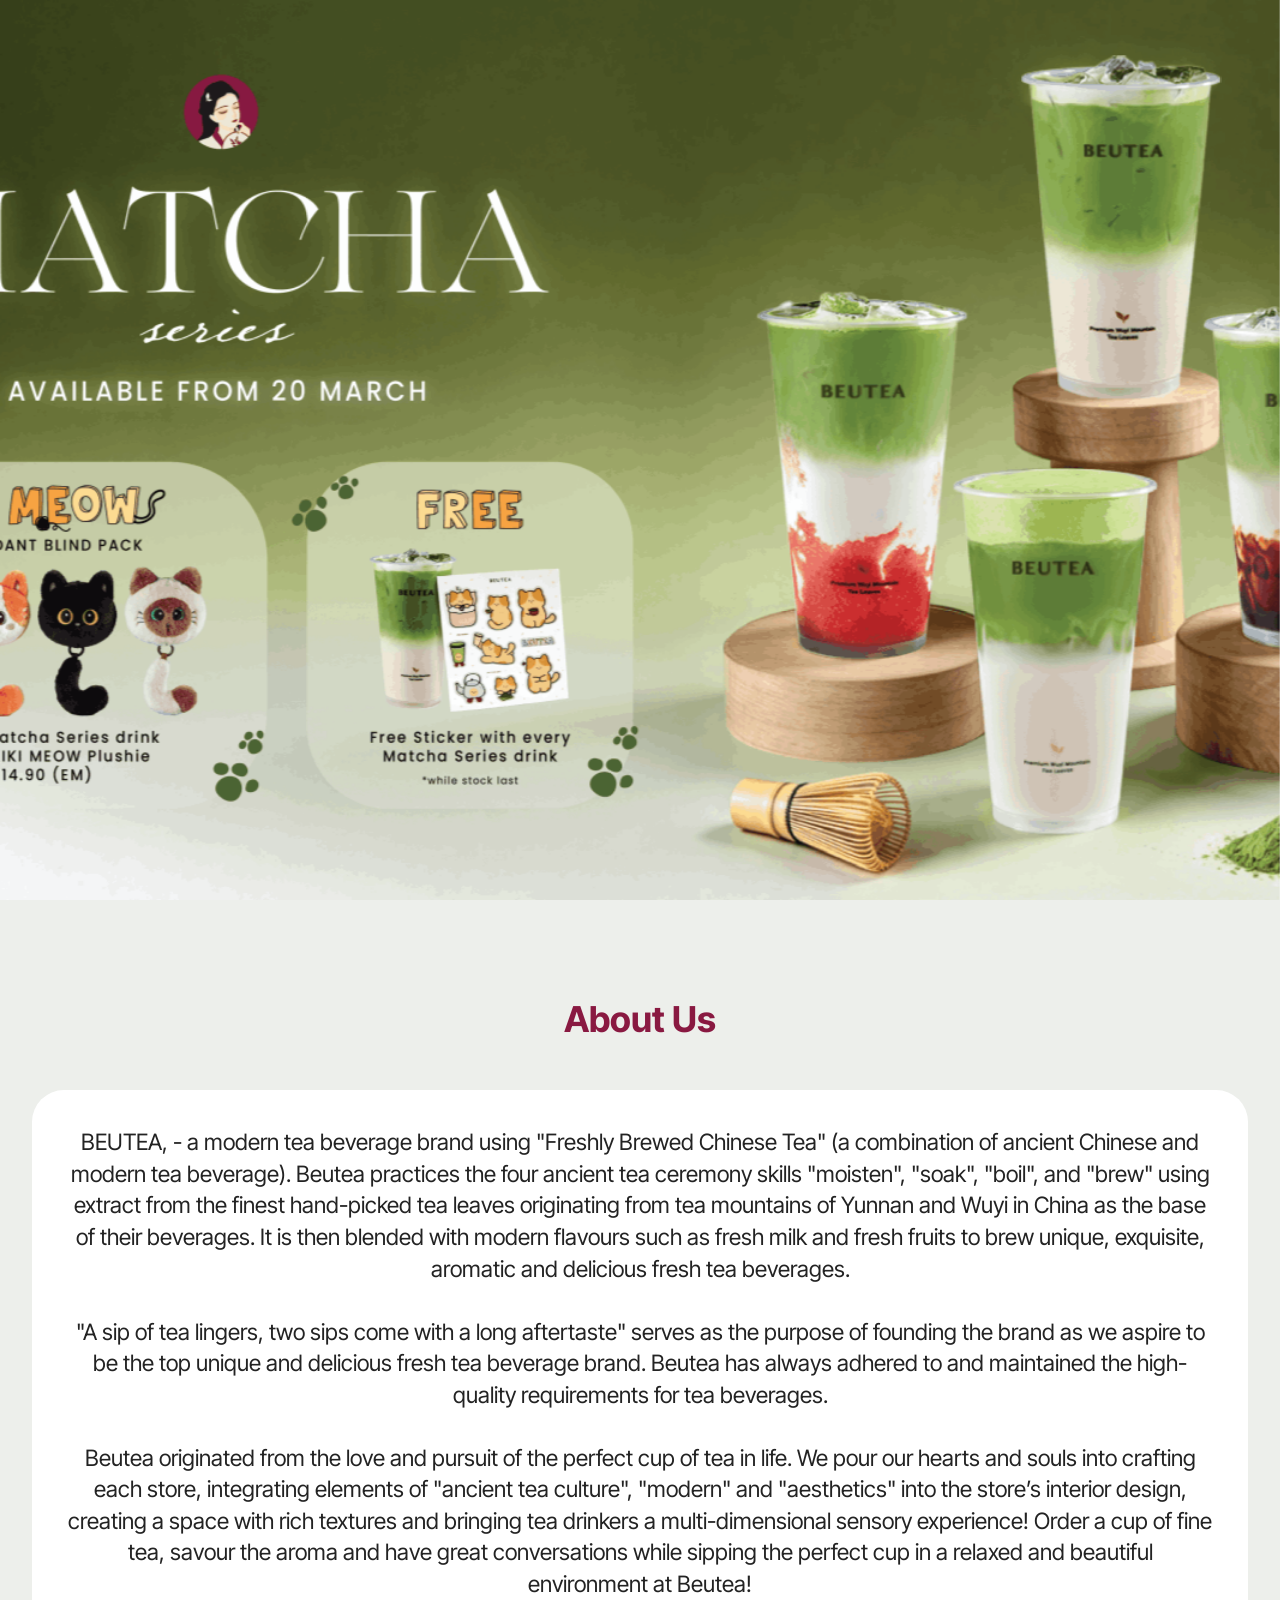
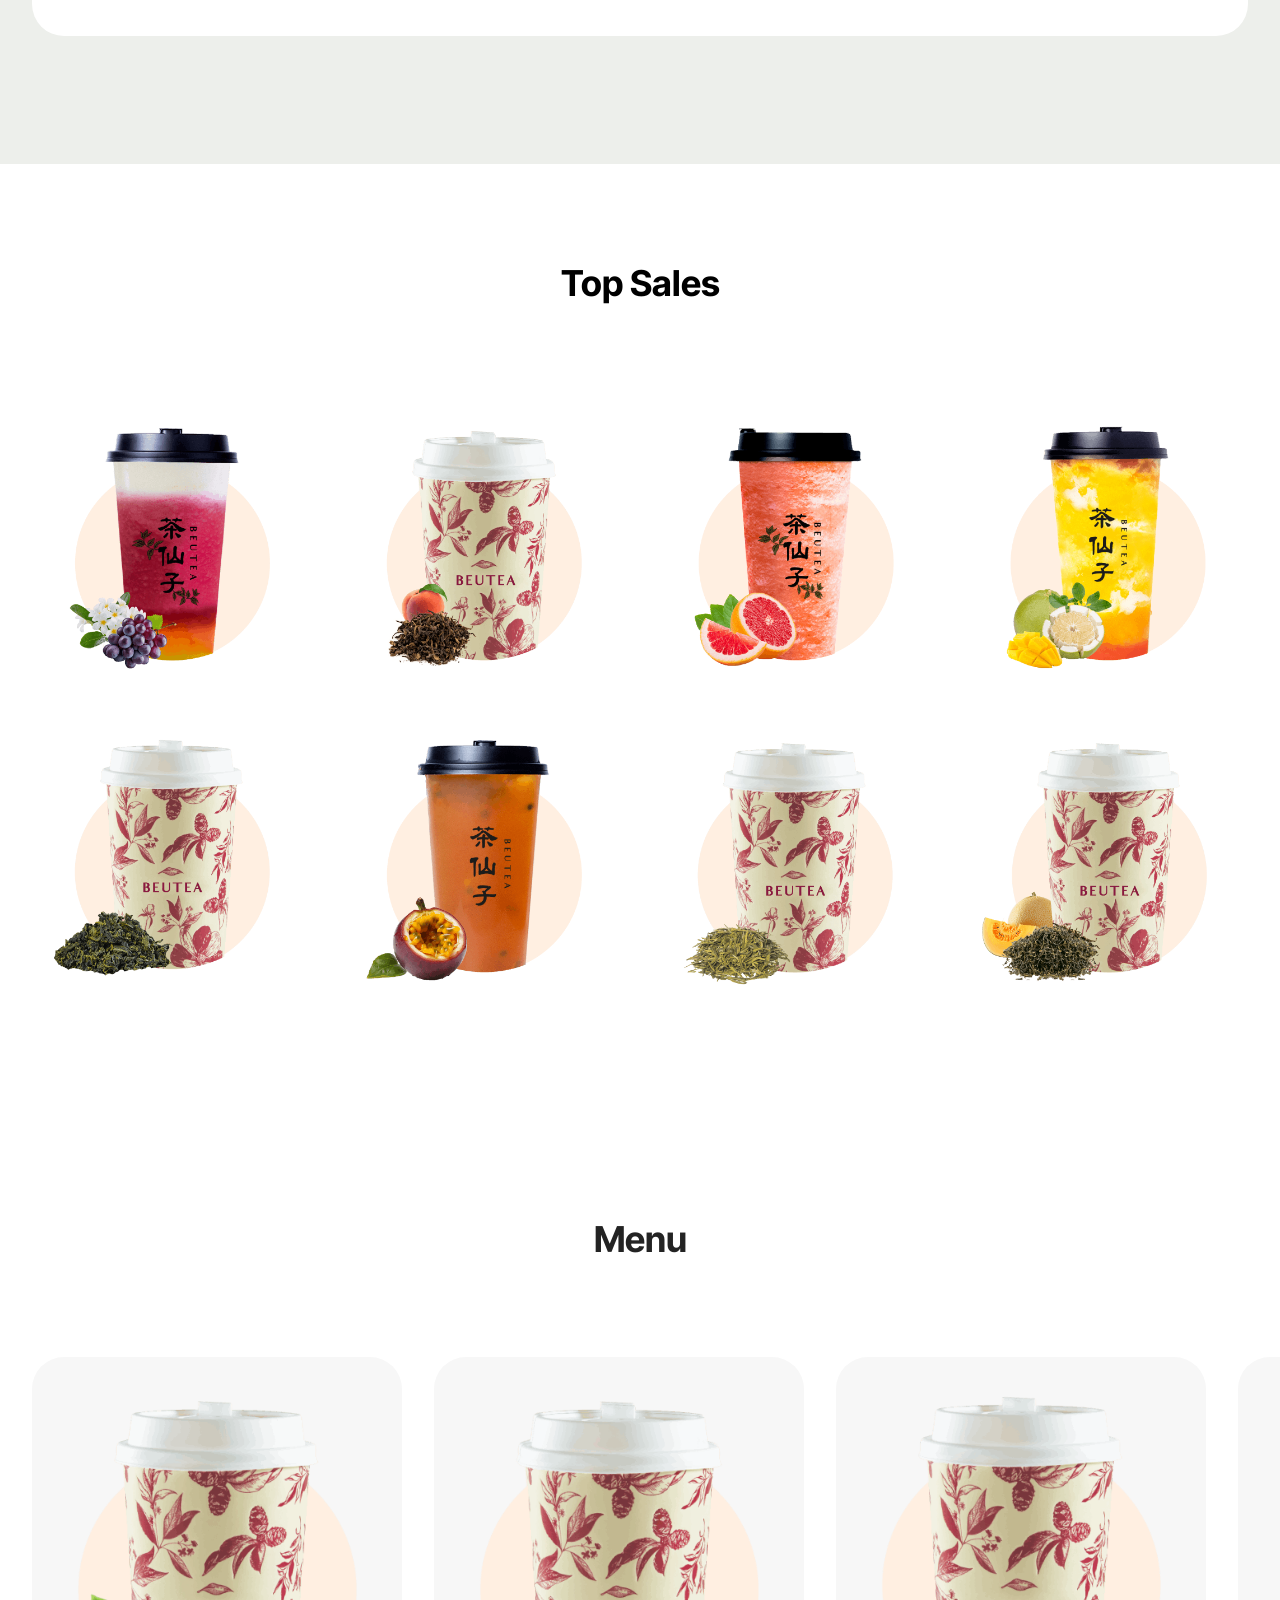
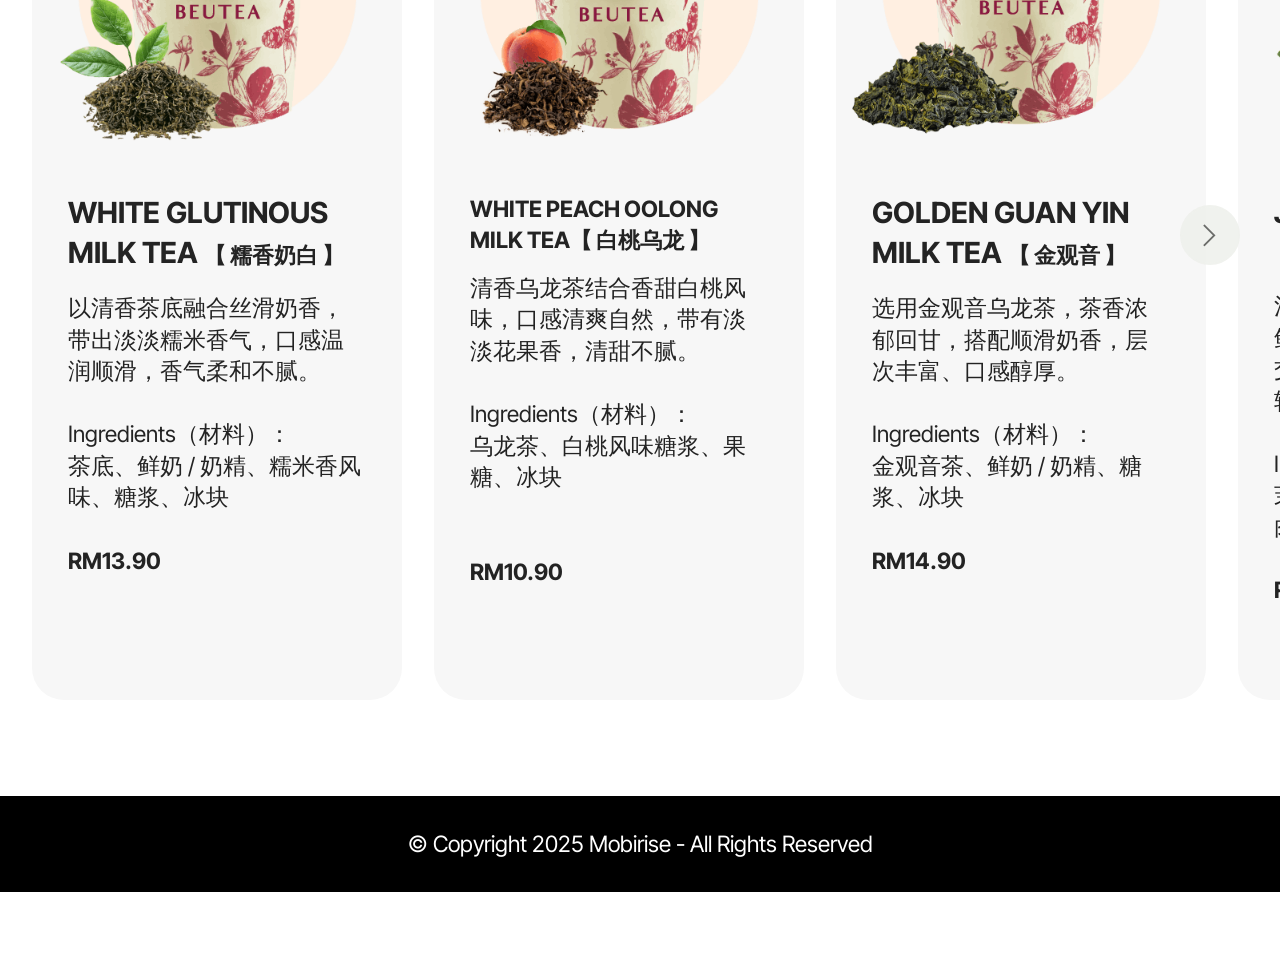
<file: index.html>
<!DOCTYPE html>
<html  >
<head>
  <!-- Site made with Mobirise Website Builder v6.1.12, https://mobirise.com -->
  <meta charset="UTF-8">
  <meta http-equiv="X-UA-Compatible" content="IE=edge">
  <meta name="generator" content="Mobirise v6.1.12, mobirise.com">
  <meta name="viewport" content="width=device-width, initial-scale=1, minimum-scale=1">
  <link rel="shortcut icon" href="assets/images/logo5.png" type="image/x-icon">
  <meta name="description" content="">
  
  
  <title>About Us | Buetea Website</title>
  <link rel="stylesheet" href="assets/web/assets/mobirise-icons2/mobirise2.css">
  <link rel="stylesheet" href="assets/bootstrap/css/bootstrap.min.css">
  <link rel="stylesheet" href="assets/parallax/jarallax.css">
  <link rel="stylesheet" href="assets/animatecss/animate.css">
  <link rel="stylesheet" href="assets/theme/css/style.css">
  <link rel="preload" href="https://fonts.googleapis.com/css?family=Inter+Tight:100,200,300,400,500,600,700,800,900,100i,200i,300i,400i,500i,600i,700i,800i,900i&display=swap" as="style" onload="this.onload=null;this.rel='stylesheet'">
  <noscript><link rel="stylesheet" href="https://fonts.googleapis.com/css?family=Inter+Tight:100,200,300,400,500,600,700,800,900,100i,200i,300i,400i,500i,600i,700i,800i,900i&display=swap"></noscript>
  <link rel="preload" href="https://fonts.googleapis.com/css?family=Fjalla+One:400&display=swap" as="style" onload="this.onload=null;this.rel='stylesheet'">
  <noscript><link rel="stylesheet" href="https://fonts.googleapis.com/css?family=Fjalla+One:400&display=swap"></noscript>
  <link rel="preload" href="https://fonts.googleapis.com/css?family=Kalam:300,400,700&display=swap" as="style" onload="this.onload=null;this.rel='stylesheet'">
  <noscript><link rel="stylesheet" href="https://fonts.googleapis.com/css?family=Kalam:300,400,700&display=swap"></noscript>
  <link rel="preload" as="style" href="assets/mobirise/css/mbr-additional.css?v=CH1ZPl"><link rel="stylesheet" href="assets/mobirise/css/mbr-additional.css?v=CH1ZPl" type="text/css">

  
  
  
</head>
<body>
  
  <section data-bs-version="5.1" class="header16 cid-vg4WprtiuM mbr-fullscreen mbr-parallax-background" id="header17-2h">
  
  
  <div class="container-fluid">
    <div class="row">
      <div class="content-wrap col-12 col-md-12">
        
        
        
        
      </div>
    </div>
  </div>
</section>

<section data-bs-version="5.1" class="features5 cid-vg55JvuEtI" id="features05-2m">
  

  
  
  <div class="container">
    <div class="row mb-5 justify-content-center">
      <div class="col-12 content-head">
        <h3 class="mbr-section-title mbr-fonts-style align-center mb-0 display-2">
          <strong>About Us</strong></h3>
        
      </div>
    </div>
    <div class="row">
      
      
      <div class="item features-without-image col-12 col-md-6 col-lg-12 item-mb active">
        <div class="item-wrapper">
          <div class="card-box align-left">
            
            
            <p class="card-text mbr-fonts-style display-7">BEUTEA, - a modern tea beverage brand using "Freshly Brewed Chinese Tea" (a combination of ancient Chinese and modern tea beverage). Beutea practices the four ancient tea ceremony skills "moisten", "soak", "boil", and "brew" using extract from the finest hand-picked tea leaves originating from tea mountains of Yunnan and Wuyi in China as the base of their beverages. It is then blended with modern flavours such as fresh milk and fresh fruits to brew unique, exquisite, aromatic and delicious fresh tea beverages.<br>
<br>"A sip of tea lingers, two sips come with a long aftertaste" serves as the purpose of founding the brand as we aspire to be the top unique and delicious fresh tea beverage brand. Beutea has always adhered to and maintained the high-quality requirements for tea beverages.<br>
<br>Beutea originated from the love and pursuit of the perfect cup of tea in life. We pour our hearts and souls into crafting each store, integrating elements of "ancient tea culture", "modern" and "aesthetics" into the store’s interior design, creating a space with rich textures and bringing tea drinkers a multi-dimensional sensory experience! Order a cup of fine tea, savour the aroma and have great conversations while sipping the perfect cup in a relaxed and beautiful environment at Beutea!</p>

            
          </div>
        </div>
      </div>
    </div>
  </div>
</section>

<section data-bs-version="5.1" class="gallery3 cid-vfZ99VU3E0" id="gallery03-1x">
    
    
    <div class="container-fluid">
      <div class="row justify-content-center">
        <div class="col-12 content-head">
          <div class="mbr-section-head mb-5">
            <h4 class="mbr-section-title mbr-fonts-style align-center mb-0 display-2">
              <strong>Top Sales</strong><br><strong><br></strong></h4>
            
          </div>
        </div>
      </div>
      <div class="row">
        <div class="item features-image col-12 col-md-6 col-lg-3">
          <div class="item-wrapper">
            <div class="item-img">
              <img src="assets/images/buetea20e88c89e88e89e891a1e89084-500x500.png" alt="Mobirise Website Builder" title="" data-slide-to="0" data-bs-slide-to="0">
            </div>
            
          </div>
        </div>
        <div class="item features-image col-12 col-md-6 col-lg-3">
          <div class="item-wrapper">
            <div class="item-img">
              <img src="assets/images/buetea20e799bde6a183e4b98ce9be99-500x500.png" alt="Mobirise Website Builder" title="" data-slide-to="1" data-bs-slide-to="1">
            </div>
            
          </div>
        </div>
        <div class="item features-image col-12 col-md-6 col-lg-3">
          <div class="item-wrapper">
            <div class="item-img">
              <img src="assets/images/buetea20e4ba91e8beb9e7baa2e69f9a-500x500.png" alt="Mobirise Website Builder" title="" data-slide-to="2" data-bs-slide-to="2">
            </div>
            
          </div>
        </div><div class="item features-image col-12 col-md-6 col-lg-3">
          <div class="item-wrapper">
            <div class="item-img">
              <img src="assets/images/beutea20e69da8e69e9de79498e99cb2-500x500.png" alt="Mobirise Website Builder" title="" data-slide-to="3" data-bs-slide-to="3">
            </div>
            
          </div>
        </div>
        <div class="item features-image col-12 col-md-6 col-lg-3">
          <div class="item-wrapper">
            <div class="item-img">
              <img src="assets/images/buetea20e98791e8a782e99fb3-500x500.png" alt="Mobirise Website Builder" title="" data-slide-to="4" data-bs-slide-to="4">
            </div>
            
          </div>
        </div><div class="item features-image col-12 col-md-6 col-lg-3">
          <div class="item-wrapper">
            <div class="item-img">
              <img src="assets/images/beutea20e799bee9a699e9bd90e79c89-500x500.png" alt="Mobirise Website Builder" title="" data-slide-to="5" data-bs-slide-to="5">
            </div>
            
          </div>
        </div><div class="item features-image col-12 col-md-6 col-lg-3">
          <div class="item-wrapper">
            <div class="item-img">
              <img src="assets/images/beutea20e8a5bfe6b996e9be99e4ba95-500x500.png" alt="Mobirise Website Builder" title="" data-slide-to="6" data-bs-slide-to="6">
            </div>
            
          </div>
        </div><div class="item features-image col-12 col-md-6 col-lg-3">
          <div class="item-wrapper">
            <div class="item-img">
              <img src="assets/images/beutea20e89c9ce9a699e799bde6a183-500x500.png" alt="Mobirise Website Builder" title="" data-slide-to="7" data-bs-slide-to="7">
            </div>
            
          </div>
        </div>
      </div>
    </div>
  </section>

<section data-bs-version="5.1" class="features017 mbr-embla cid-vfZcekiTgg" id="features017-20">
	
	
	<div class="position-relative">
		<div class="container-fluid">
			<div class="row justify-content-center">
				<div class="col-12 content-head">
					<div class="mbr-section-head mb-5">
						<h4 class="mbr-section-title mbr-fonts-style align-center mb-0 display-2"><strong>Menu</strong><br><strong><br></strong></h4>
						
					</div>
				</div>
			</div>
		</div>

		<div class="embla" data-skip-snaps="true" data-align="center" data-contain-scroll="trimSnaps" data-auto-play-interval="5" data-draggable="true">
			<div class="embla__viewport container-fluid">
				<div class="embla__container">
					<div class="embla__slide slider-image item active" style="margin-left: 1rem; margin-right: 1rem;">
						<div class="slide-content">
							<div class="item-img">
								<div class="item-wrapper">
									<img src="assets/images/buetea20e7b3afe9a699e5a5b6e799bd-500x500.png" alt="Mobirise Website Builder" title="" data-slide-to="0" data-bs-slide-to="0">
								</div>
							</div>
							<div class="item-content">
								<h5 class="item-title mbr-fonts-style display-5"><strong>WHITE GLUTINOUS MILK TEA&nbsp;</strong><strong style="font-size: 1.4rem;">【 糯香奶白 】</strong></h5>
								
								<p class="mbr-text mbr-fonts-style mt-3 display-7">以清香茶底融合丝滑奶香，带出淡淡糯米香气，口感温润顺滑，香气柔和不腻。<br><br>Ingredients（材料）：<br>茶底、鲜奶 / 奶精、糯米香风味、糖浆、冰块<br><br><strong>RM13.90</strong></p>
							</div>

							
						</div>
					</div><div class="embla__slide slider-image item active" style="margin-left: 1rem; margin-right: 1rem;">
						<div class="slide-content">
							<div class="item-img">
								<div class="item-wrapper">
									<img src="assets/images/buetea20e799bde6a183e4b98ce9be99-500x500.png" alt="Mobirise Website Builder" title="" data-slide-to="1" data-bs-slide-to="1">
								</div>
							</div>
							<div class="item-content">
								<h5 class="item-title mbr-fonts-style display-7"><strong>WHITE PEACH OOLONG MILK TEA</strong><strong style="font-size: 1.4rem;">【 白桃乌龙 】</strong></h5>
								
								<p class="mbr-text mbr-fonts-style mt-3 display-7">清香乌龙茶结合香甜白桃风味，口感清爽自然，带有淡淡花果香，清甜不腻。<br><br>Ingredients（材料）：<br>乌龙茶、白桃风味糖浆、果糖、冰块<br><strong><br></strong><br><strong>RM10.90</strong></p>
							</div>

							
						</div>
					</div><div class="embla__slide slider-image item active" style="margin-left: 1rem; margin-right: 1rem;">
						<div class="slide-content">
							<div class="item-img">
								<div class="item-wrapper">
									<img src="assets/images/buetea20e98791e8a782e99fb3-500x500.png" alt="Mobirise Website Builder" title="" data-slide-to="2" data-bs-slide-to="2">
								</div>
							</div>
							<div class="item-content">
								<h5 class="item-title mbr-fonts-style display-5"><strong>GOLDEN GUAN YIN MILK TEA&nbsp;</strong><strong style="font-size: 1.4rem;">【 金观音 】</strong></h5>
								
								<p class="mbr-text mbr-fonts-style mt-3 display-7">选用金观音乌龙茶，茶香浓郁回甘，搭配顺滑奶香，层次丰富、口感醇厚。<br><br>Ingredients（材料）：<br>金观音茶、鲜奶 / 奶精、糖浆、冰块<br><br><strong>RM14.90</strong><br></p>
							</div>

							
						</div>
					</div>
					<div class="embla__slide slider-image item" style="margin-left: 1rem; margin-right: 1rem;">
						<div class="slide-content">
							<div class="item-img">
								<div class="item-wrapper">
									<img src="assets/images/buetea20e88c89e88e89e891a1e89084-500x500.png" alt="Mobirise Website Builder" title="" data-slide-to="3" data-bs-slide-to="3">
								</div>
							</div>
							<div class="item-content">
								<h5 class="item-title mbr-fonts-style display-5"><strong>JASMINE GRAPE TEA
</strong><div><strong>【 茉莉葡萄 】</strong></div></h5>
								
								<p class="mbr-text mbr-fonts-style mt-3 display-7">清香茉莉花茶为基底，融合鲜甜葡萄风味，花香与果香交织，口感清新多汁，层次轻盈。<br><br>Ingredients（材料）：<br>茉莉花茶、葡萄风味 / 葡萄果肉、糖浆、冰块<br><br><strong>RM17.90</strong></p>
							</div>
							
						</div>
					</div>
					<div class="embla__slide slider-image item" style="margin-left: 1rem; margin-right: 1rem;">
						<div class="slide-content">
							<div class="item-img">
								<div class="item-wrapper">
									<img src="assets/images/buetea20e4ba91e8beb9e7baa2e69f9a-500x500.png" alt="Mobirise Website Builder" title="" data-slide-to="4" data-bs-slide-to="4">
								</div>
							</div>
							<div class="item-content">
								<h5 class="item-title mbr-fonts-style display-5"><strong>FRESH GRAPEFRUIT TEA
</strong><div><strong>【 云边红柚 】</strong></div></h5>
								
								<p class="mbr-text mbr-fonts-style mt-3 display-7">以清爽茶底搭配微酸甘甜的红柚风味，带出自然果香与淡雅茶韵，清新解腻，口感轻盈。<br><br>Ingredients（材料）：<br>茶底、红柚果肉 / 红柚酱、糖浆、冰块<br><br><strong>RM15.90</strong></p>
							</div>
							
						</div>
					</div>
					<div class="embla__slide slider-image item" style="margin-left: 1rem; margin-right: 1rem;">
						<div class="slide-content">
							<div class="item-img">
								<div class="item-wrapper">
									<img src="assets/images/buetea20e6a3aee69e97e6a999e9a699-500x500.png" alt="Mobirise Website Builder" title="" data-slide-to="5" data-bs-slide-to="5">
								</div>
							</div>
							<div class="item-content">
								<h5 class="item-title mbr-fonts-style display-5"><strong>FRESH ORANGE TEA
</strong><div><strong>【 森林撜香 】</strong></div></h5>
								
								<p class="mbr-text mbr-fonts-style mt-3 display-7">清新茶底融入香甜橙子风味，散发自然果香，口感清爽明亮，如置身果香森林般轻快。<br><br>Ingredients（材料）：<br>茶底、橙子风味 / 橙汁、糖浆、冰块<br><br><strong>RM15.90</strong></p>
							</div>
							
						</div>
					</div>
					<div class="embla__slide slider-image item" style="margin-left: 1rem; margin-right: 1rem;">
						<div class="slide-content">
							<div class="item-img">
								<div class="item-wrapper">
									<img src="assets/images/buetea20e88a9de88a9de8a5bfe7939c-500x500.png" alt="Mobirise Website Builder" title="" data-slide-to="6" data-bs-slide-to="6">
								</div>
							</div>
							<div class="item-content">
								<h5 class="item-title mbr-fonts-style display-5"><strong>FRESH WATERMELON TEA
</strong><div><strong>【 芝芝西瓜 】</strong></div></h5>
								
								<p class="mbr-text mbr-fonts-style mt-3 display-7">清甜西瓜果香融合绵密芝士奶盖，咸甜交织，清爽中带丝滑，层次丰富不腻。<br><br>Ingredients（材料）：<br>西瓜果汁、芝士奶盖、糖浆、冰块<br><br><strong>RM15.90</strong></p>
							</div>
							
						</div>
					</div>
					<div class="embla__slide slider-image item" style="margin-left: 1rem; margin-right: 1rem;">
						<div class="slide-content">
							<div class="item-img">
								<div class="item-wrapper">
									<img src="assets/images/buetea20e99baae4b990e88a92e88a92-500x500.png" alt="Mobirise Website Builder" title="" data-slide-to="7" data-bs-slide-to="7">
								</div>
							</div>
							<div class="item-content">
								<h5 class="item-title mbr-fonts-style display-5"><strong>FRESH MANGO MILKSHAKE
</strong><div><strong>【 雪乐芒芒 】</strong></div></h5>
								
								<p class="mbr-text mbr-fonts-style mt-3 display-7">香甜芒果风味搭配细腻冰沙口感，清凉顺滑，带来如雪般轻盈的夏日体验。<br><br>Ingredients（材料）：<br>芒果果泥 / 果汁、冰沙、糖浆<br><br><strong>RM17.90</strong></p>
							</div>
							
						</div>
					</div><div class="embla__slide slider-image item" style="margin-left: 1rem; margin-right: 1rem;">
						<div class="slide-content">
							<div class="item-img">
								<div class="item-wrapper">
									<img src="assets/images/buetea20e88ab1e69e9ce5b1b1efbc88700mlefbc89-500x500.png" alt="Mobirise Website Builder" title="" data-slide-to="8" data-bs-slide-to="8">
								</div>
							</div>
							<div class="item-content">
								<h5 class="item-title mbr-fonts-style display-5"><div><strong>FRESH TROPICAL FRUIT TEA (700ml)</strong></div><div><strong style="font-size: 1.4rem;">【 花果山 (700ml) 】</strong></div></h5>
								
								<p class="mbr-text mbr-fonts-style mt-3 display-7">多种热带水果风味融合，酸甜清爽，果香层层绽放，大杯更满足。<br><br>Ingredients（材料）：<br>综合水果（如橙、凤梨、百香果等）、茶底、糖浆、冰块<br><strong><br>RM16.90</strong></p>
							</div>
							
						</div>
					</div>
					<div class="embla__slide slider-image item" style="margin-left: 1rem; margin-right: 1rem;">
						<div class="slide-content">
							<div class="item-img">
								<div class="item-wrapper">
									<img src="assets/images/buetea20e6b885e7b3a5-500x500.png" alt="Mobirise Website Builder" title="" data-slide-to="9" data-bs-slide-to="9">
								</div>
							</div>
							<div class="item-content">
								<h5 class="item-title mbr-fonts-style display-5"><strong>GLUTINOUS OOLONG COLD BREW
</strong><div><strong>【 清糯 】</strong></div></h5>
								
								<p class="mbr-text mbr-fonts-style mt-3 display-7">淡雅茶香融合柔和糯米香气，口感清爽顺口，温润不腻，简单却耐喝。<br><br>Ingredients（材料）：<br>茶底、糯米香风味、糖浆、冰块<br><br><strong>RM15.90</strong></p>
							</div>
							
						</div>
					</div>
					<div class="embla__slide slider-image item" style="margin-left: 1rem; margin-right: 1rem;">
					<div class="slide-content">
						<div class="item-img">
							<div class="item-wrapper">
								<img src="assets/images/buetea20e98791e8a782e99fb3e88a9de5a3abe5a5b6e79b96-500x500.png" alt="Mobirise Website Builder" title="" data-slide-to="10" data-bs-slide-to="10">
							</div>
						</div>
						<div class="item-content">
							<h5 class="item-title mbr-fonts-style display-5"><strong>GOLDEN GUAN YIN TEA TEA MACCHIATO
</strong><div><strong>【 金观音芝士奶盖 】</strong></div></h5>
							
							<p class="mbr-text mbr-fonts-style mt-3 display-7">金观音茶底散发花香回甘，搭配绵密芝士奶盖，咸香与茶香平衡，层次丰富。<br><br>Ingredients（材料）：<br>金观音茶、芝士奶盖、糖浆、冰块<br><br><strong>RM15.90</strong></p>
						</div>
						
					</div>
					</div><div class="embla__slide slider-image item" style="margin-left: 1rem; margin-right: 1rem;">
					<div class="slide-content">
						<div class="item-img">
							<div class="item-wrapper">
								<img src="assets/images/buetea20e799bde6a183e9a699e88a9de5a3abe5a5b6e79b96-500x500.png" alt="Mobirise Website Builder" title="" data-slide-to="11" data-bs-slide-to="11">
							</div>
						</div>
						<div class="item-content">
							<h5 class="item-title mbr-fonts-style display-5"><strong>WHITE PEACH TEA TEA MACCHIATO
</strong><div><strong>【 白挑香芝士奶盖 】</strong></div></h5>
							
							<p class="mbr-text mbr-fonts-style mt-3 display-7">清新白桃果香结合顺滑茶底，顶部覆上浓郁芝士奶盖，甜中带咸，口感细腻。<br><br>Ingredients（材料）：<br>白桃风味、茶底、芝士奶盖、糖浆、冰块<br><br><strong>RM15.90</strong></p>
						</div>
						
					</div>
					</div>
				</div>
			</div>
			<button class="embla__button embla__button--prev">
				<span class="mobi-mbri mobi-mbri-arrow-prev mbr-iconfont" aria-hidden="true"></span>
				<span class="sr-only visually-hidden visually-hidden visually-hidden">Previous</span>
			</button>
			<button class="embla__button embla__button--next">
				<span class="mobi-mbri mobi-mbri-arrow-next mbr-iconfont" aria-hidden="true"></span>
				<span class="sr-only visually-hidden visually-hidden visually-hidden">Next</span>
			</button>
		</div>
	</div>
</section>

<section data-bs-version="5.1" class="footer4 cid-vgcTEPQ5TO" once="footers" id="footer04-3q">

    

    

    <div class="container">
        <div class="media-container-row align-center mbr-white">
            <div class="col-12">
                <p class="mbr-text mb-0 mbr-fonts-style display-7">
                    © Copyright 2025 Mobirise - All Rights Reserved
                </p>
            </div>
        </div>
    </div>
</section><section class="display-7" style="padding: 0;align-items: center;justify-content: center;flex-wrap: wrap;    align-content: center;display: flex;position: relative;height: 4rem;"><a href="https://mobiri.se/4654943" style="flex: 1 1;height: 4rem;position: absolute;width: 100%;z-index: 1;"><img alt="" style="height: 4rem;" src="[data-uri]"></a><p style="margin: 0;text-align: center;" class="display-7">&#8204;</p><a style="z-index:1" href="https://mobirise.com/builder/ai-website-generator.html">AI Website Generator</a></section><script src="assets/bootstrap/js/bootstrap.bundle.min.js"></script>  <script src="assets/parallax/jarallax.js"></script>  <script src="assets/smoothscroll/smooth-scroll.js"></script>  <script src="assets/ytplayer/index.js"></script>  <script src="assets/embla/embla.min.js"></script>  <script src="assets/embla/script.js"></script>  <script src="assets/theme/js/script.js"></script>  
  
  
 <div id="scrollToTop" class="scrollToTop mbr-arrow-up"><a style="text-align: center;"><i class="mbr-arrow-up-icon mbr-arrow-up-icon-cm cm-icon cm-icon-smallarrow-up"></i></a></div>
    <input name="animation" type="hidden">
  </body>
</html>
</file>
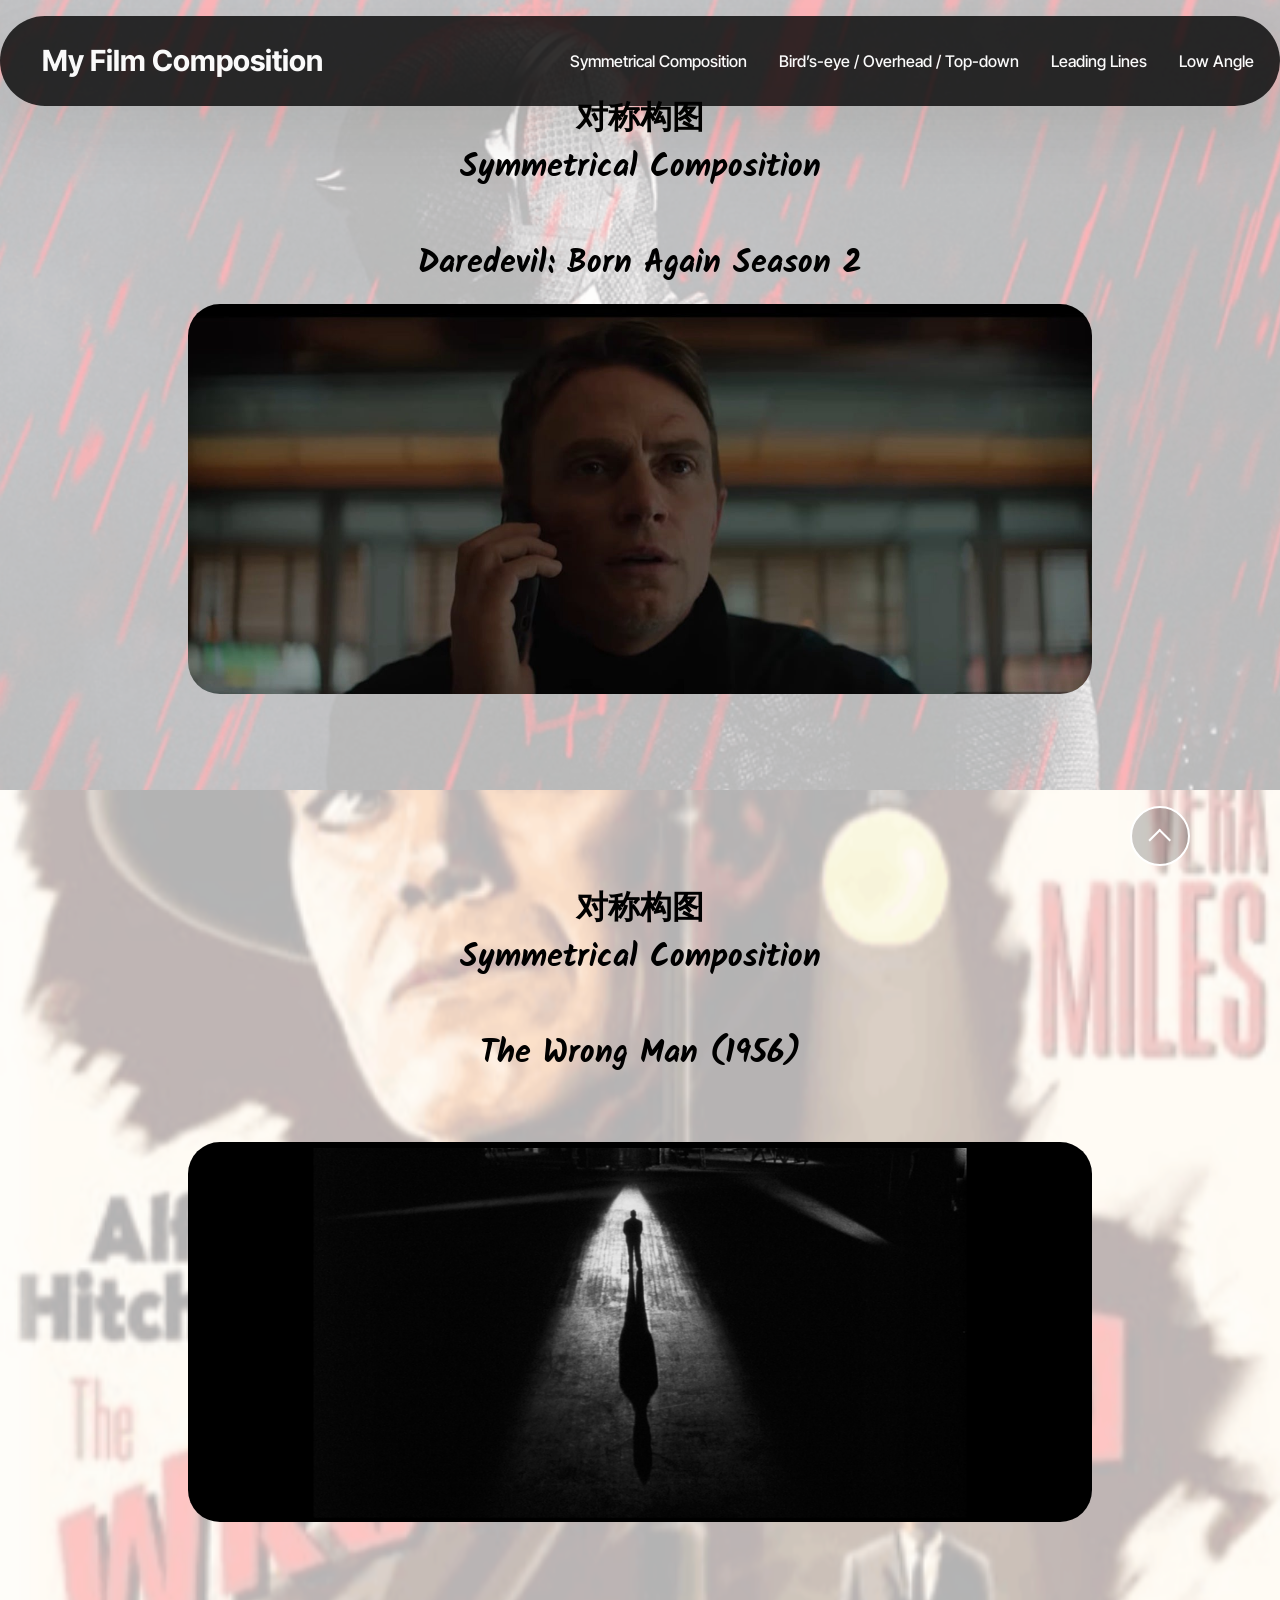
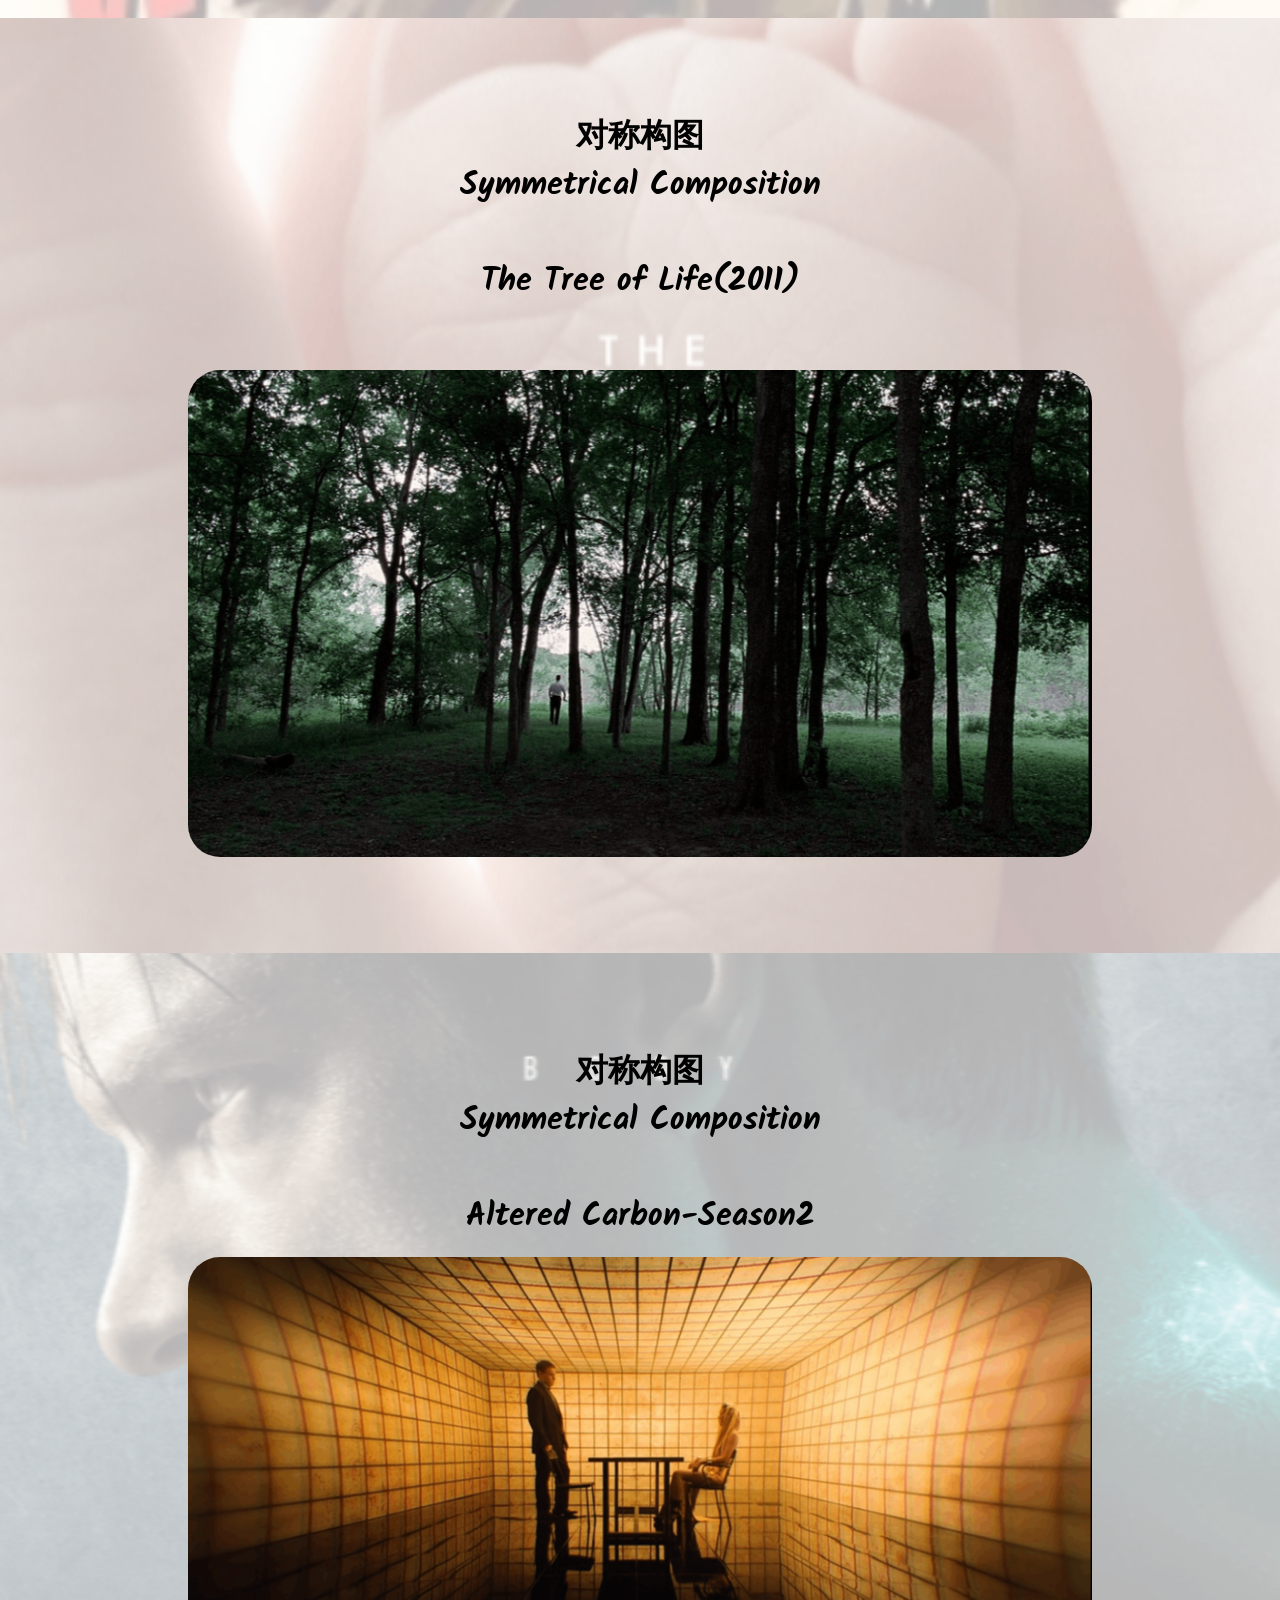
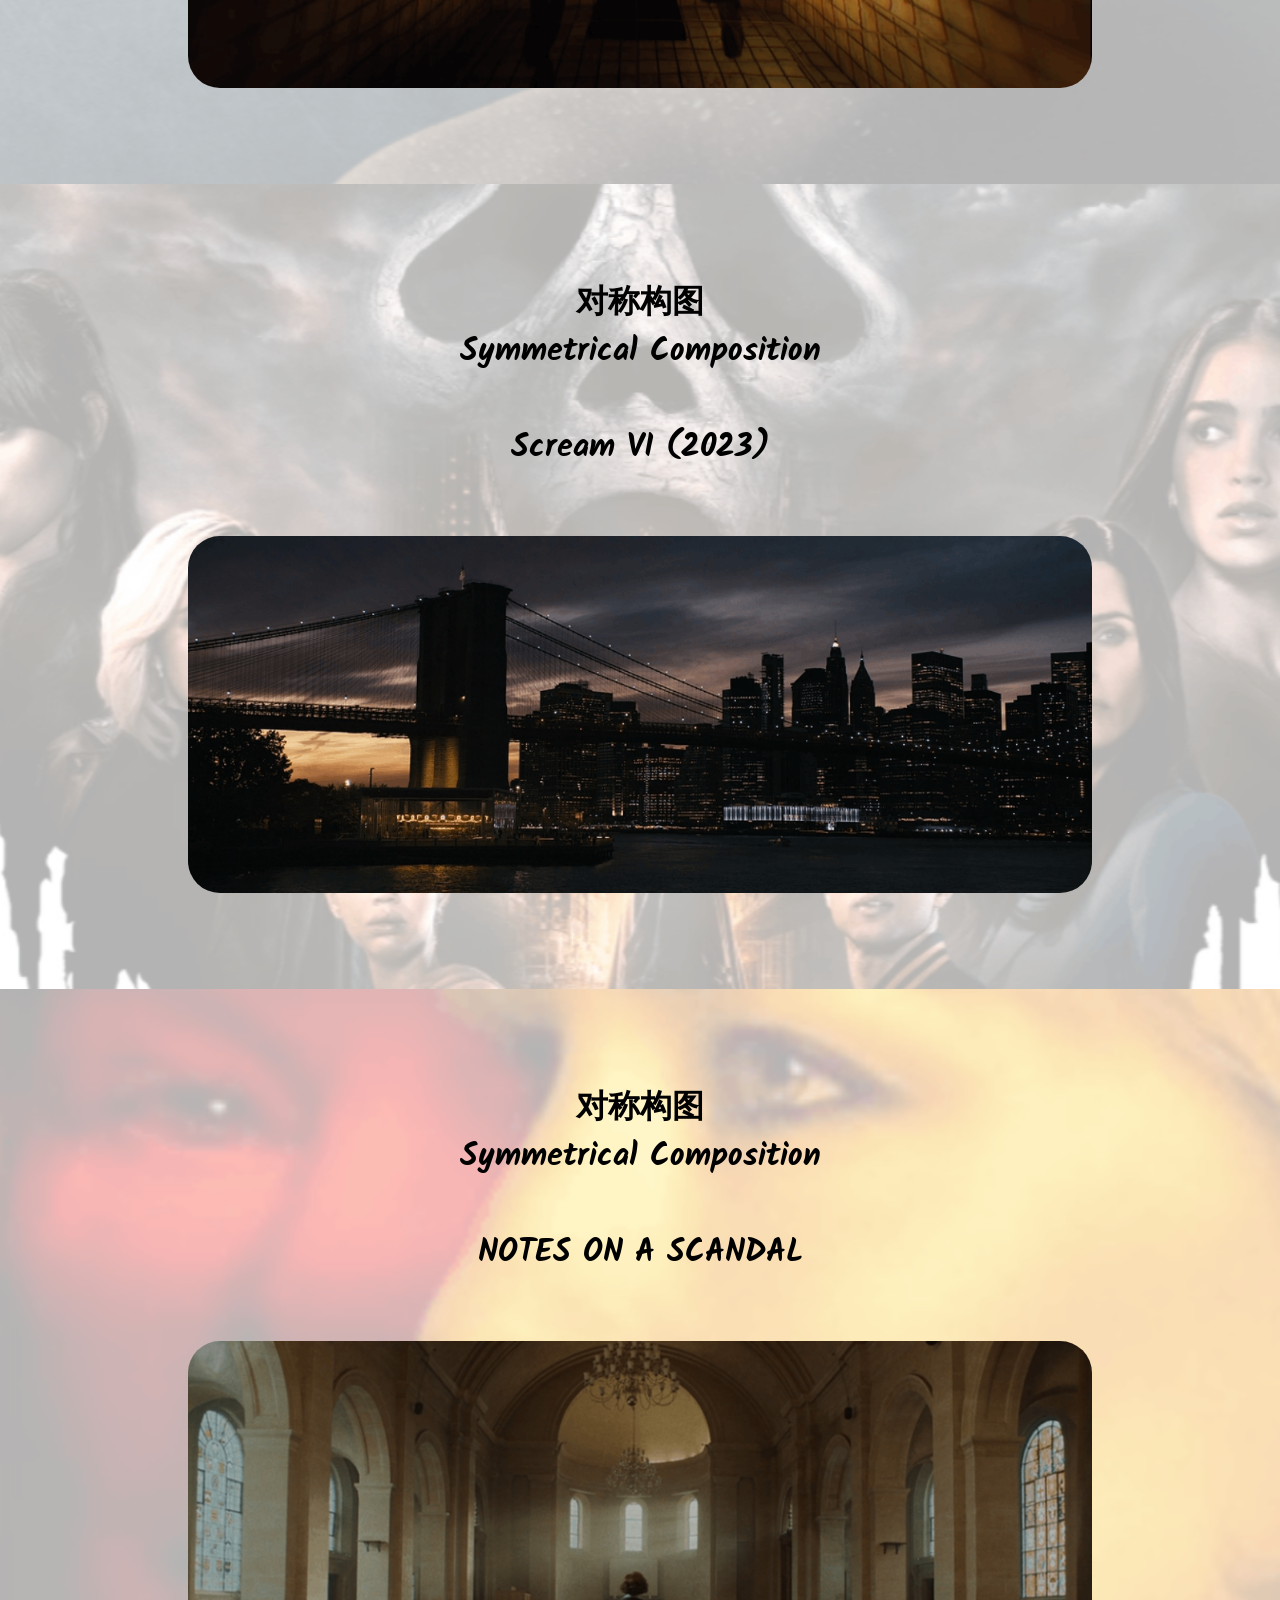
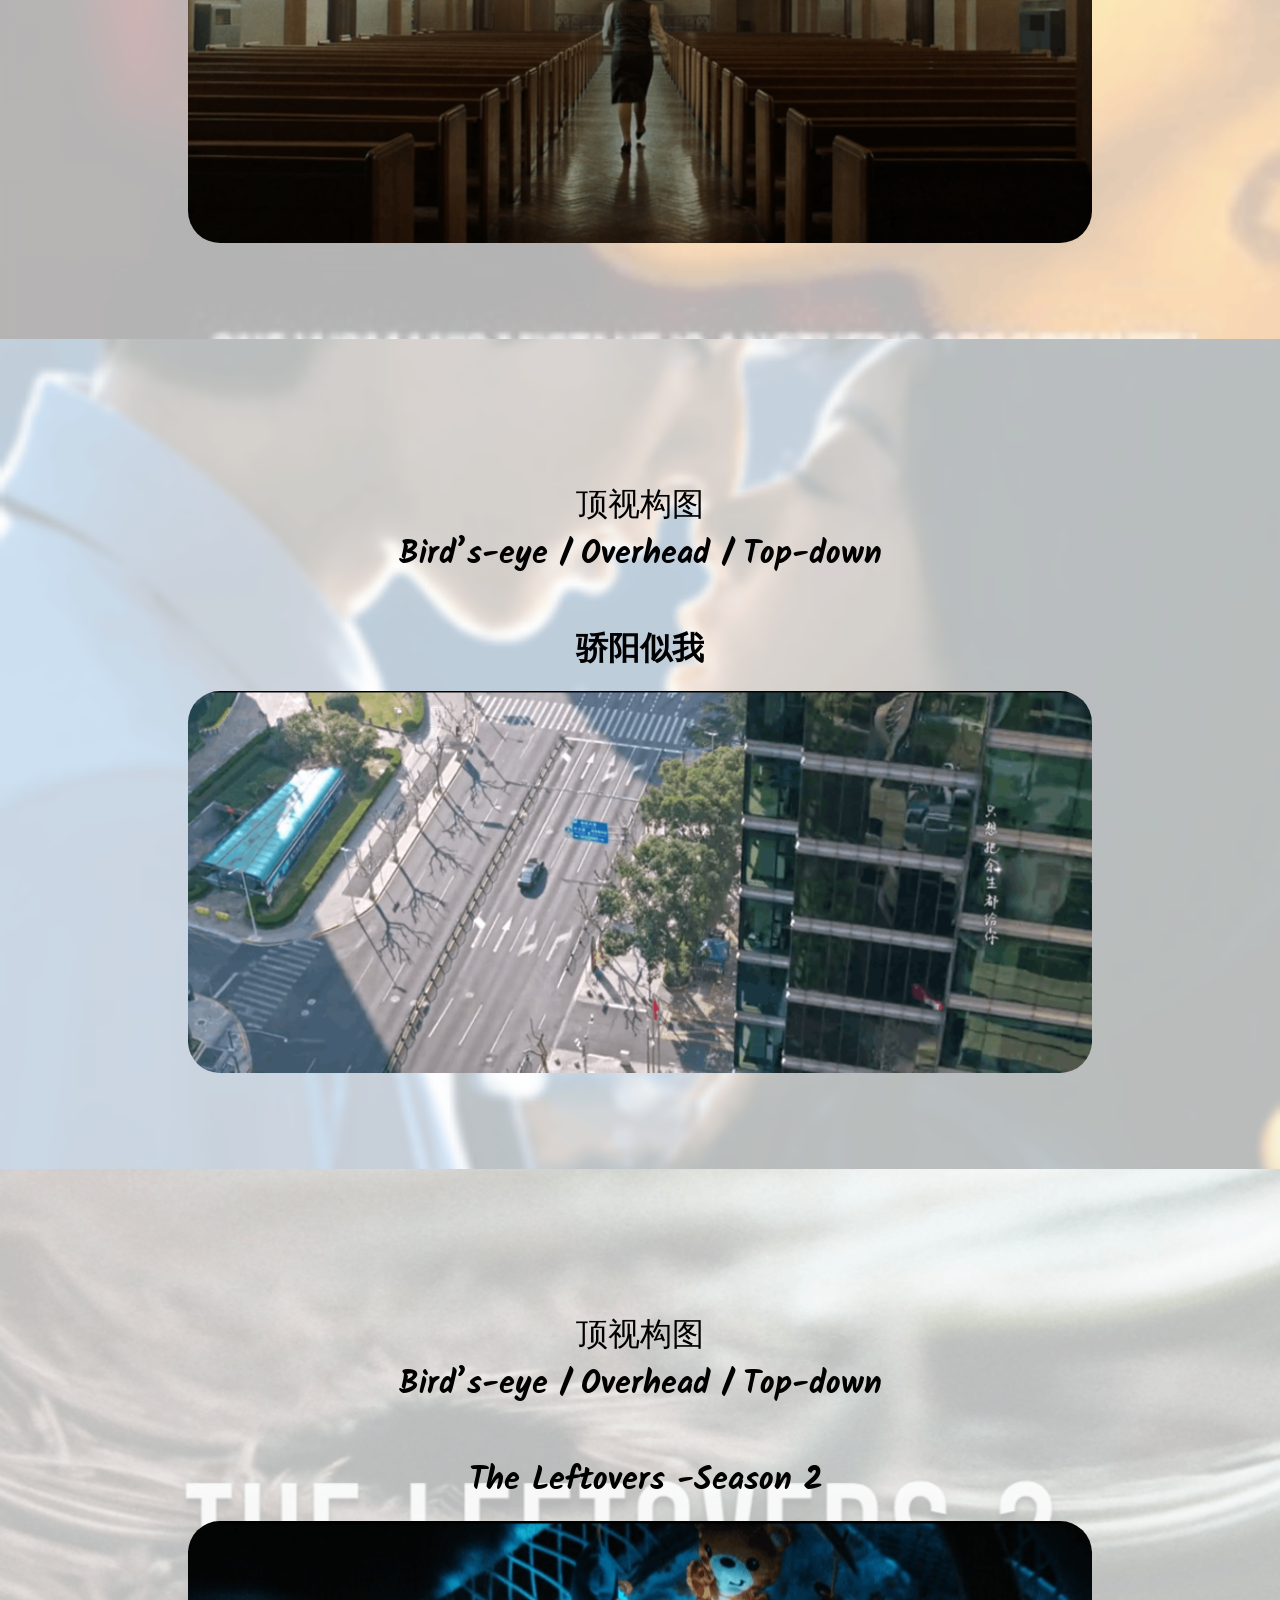
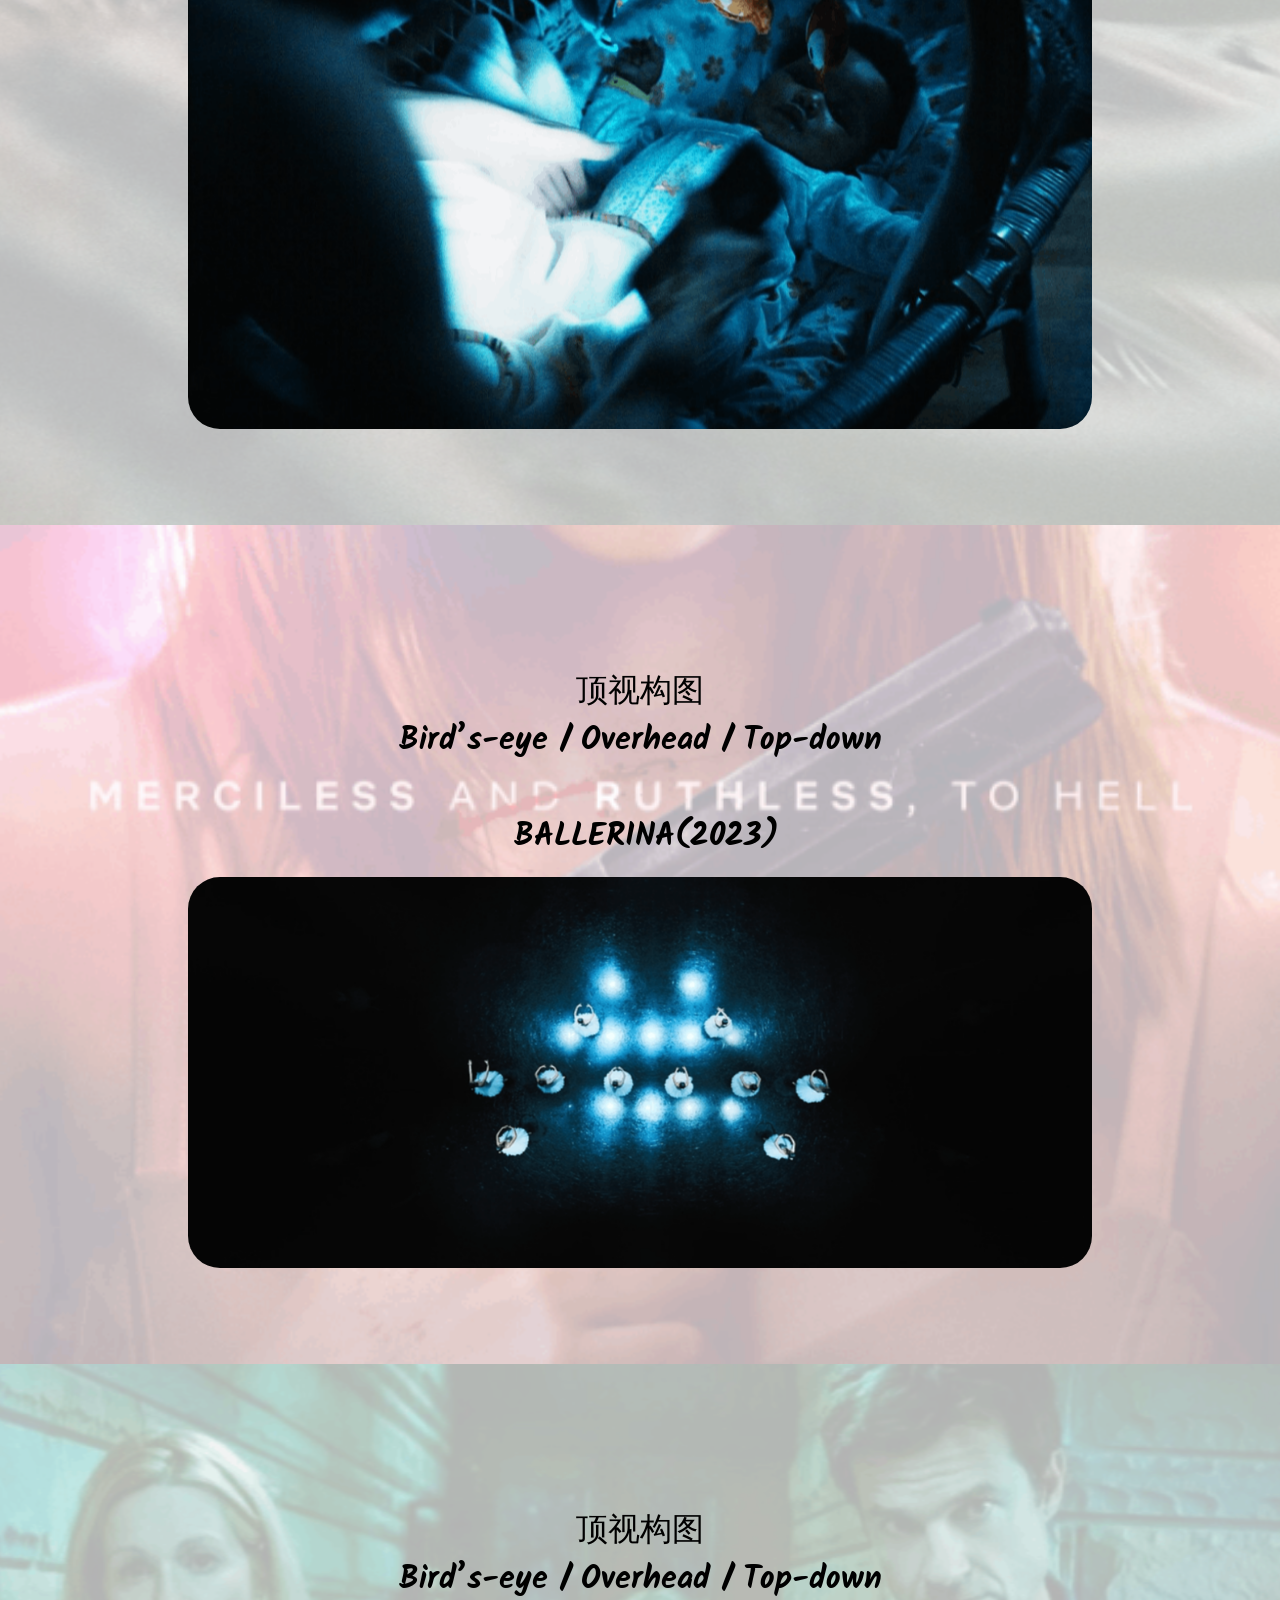
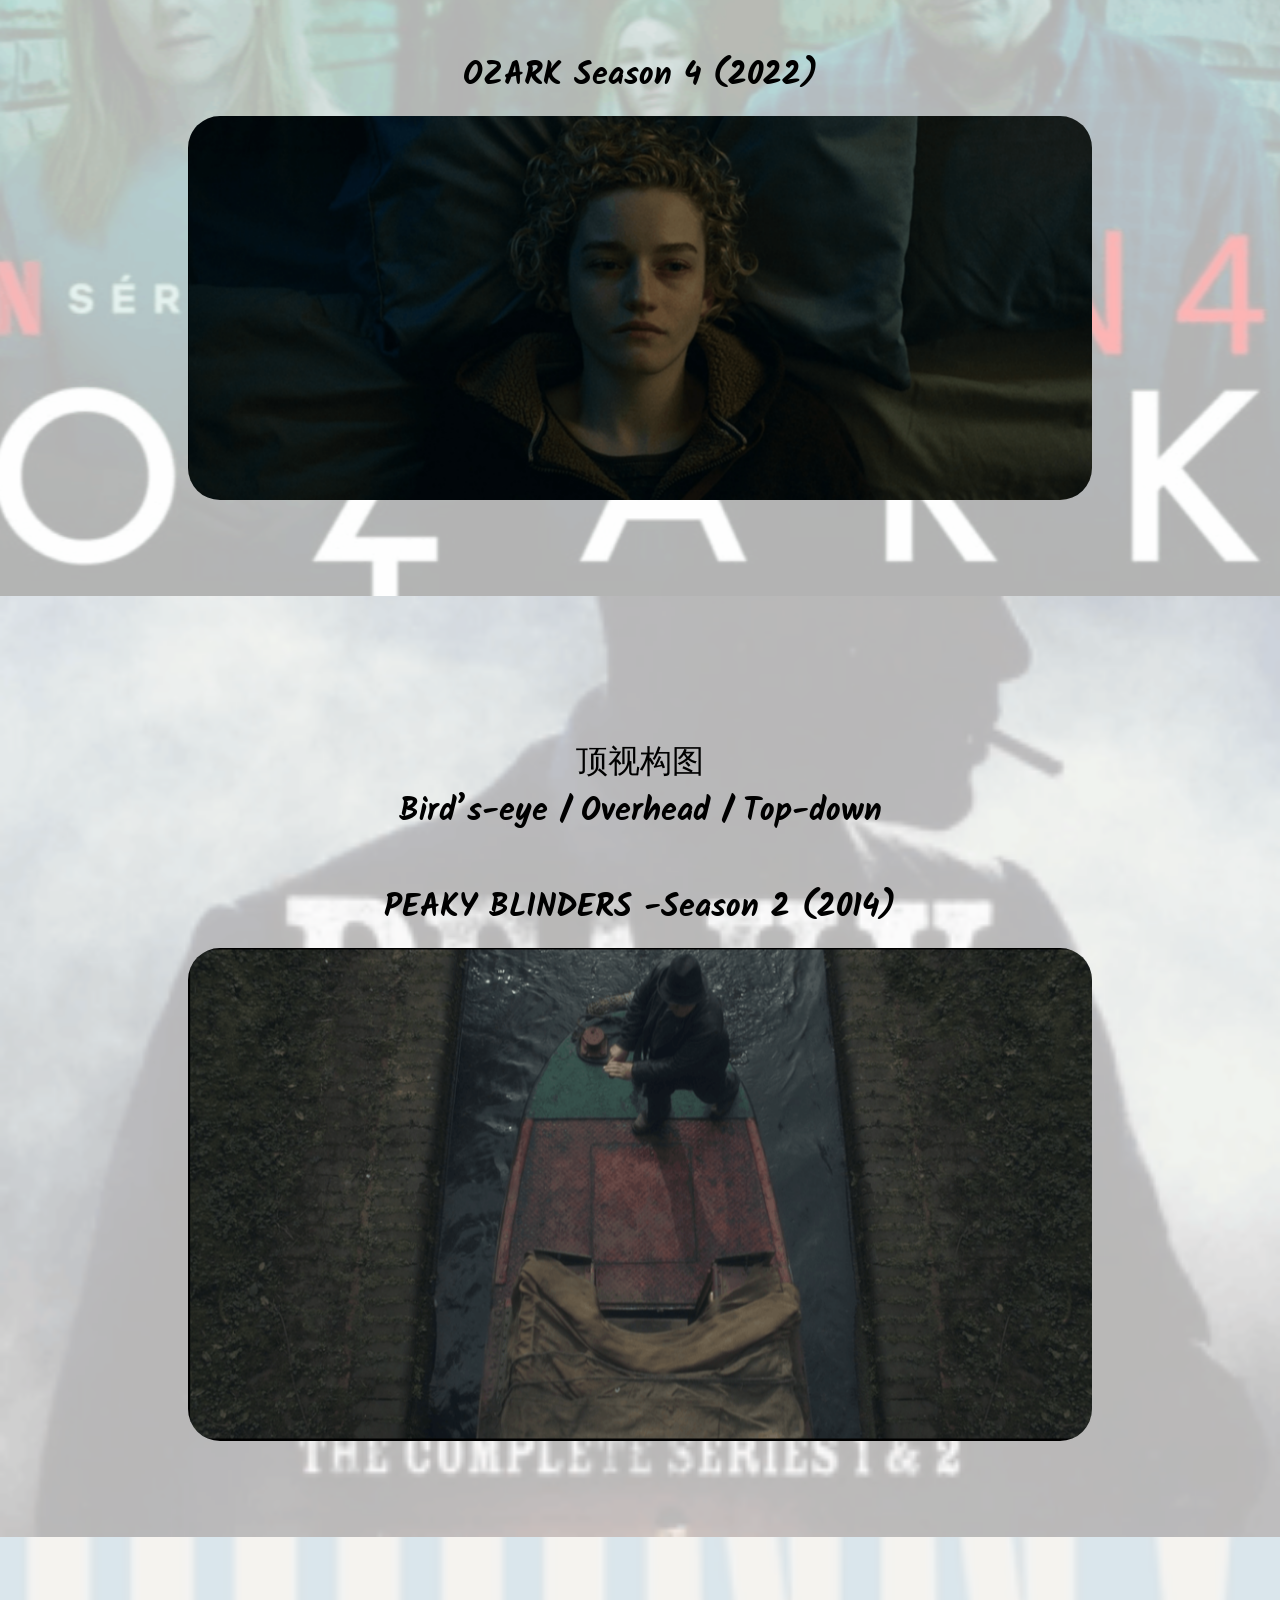
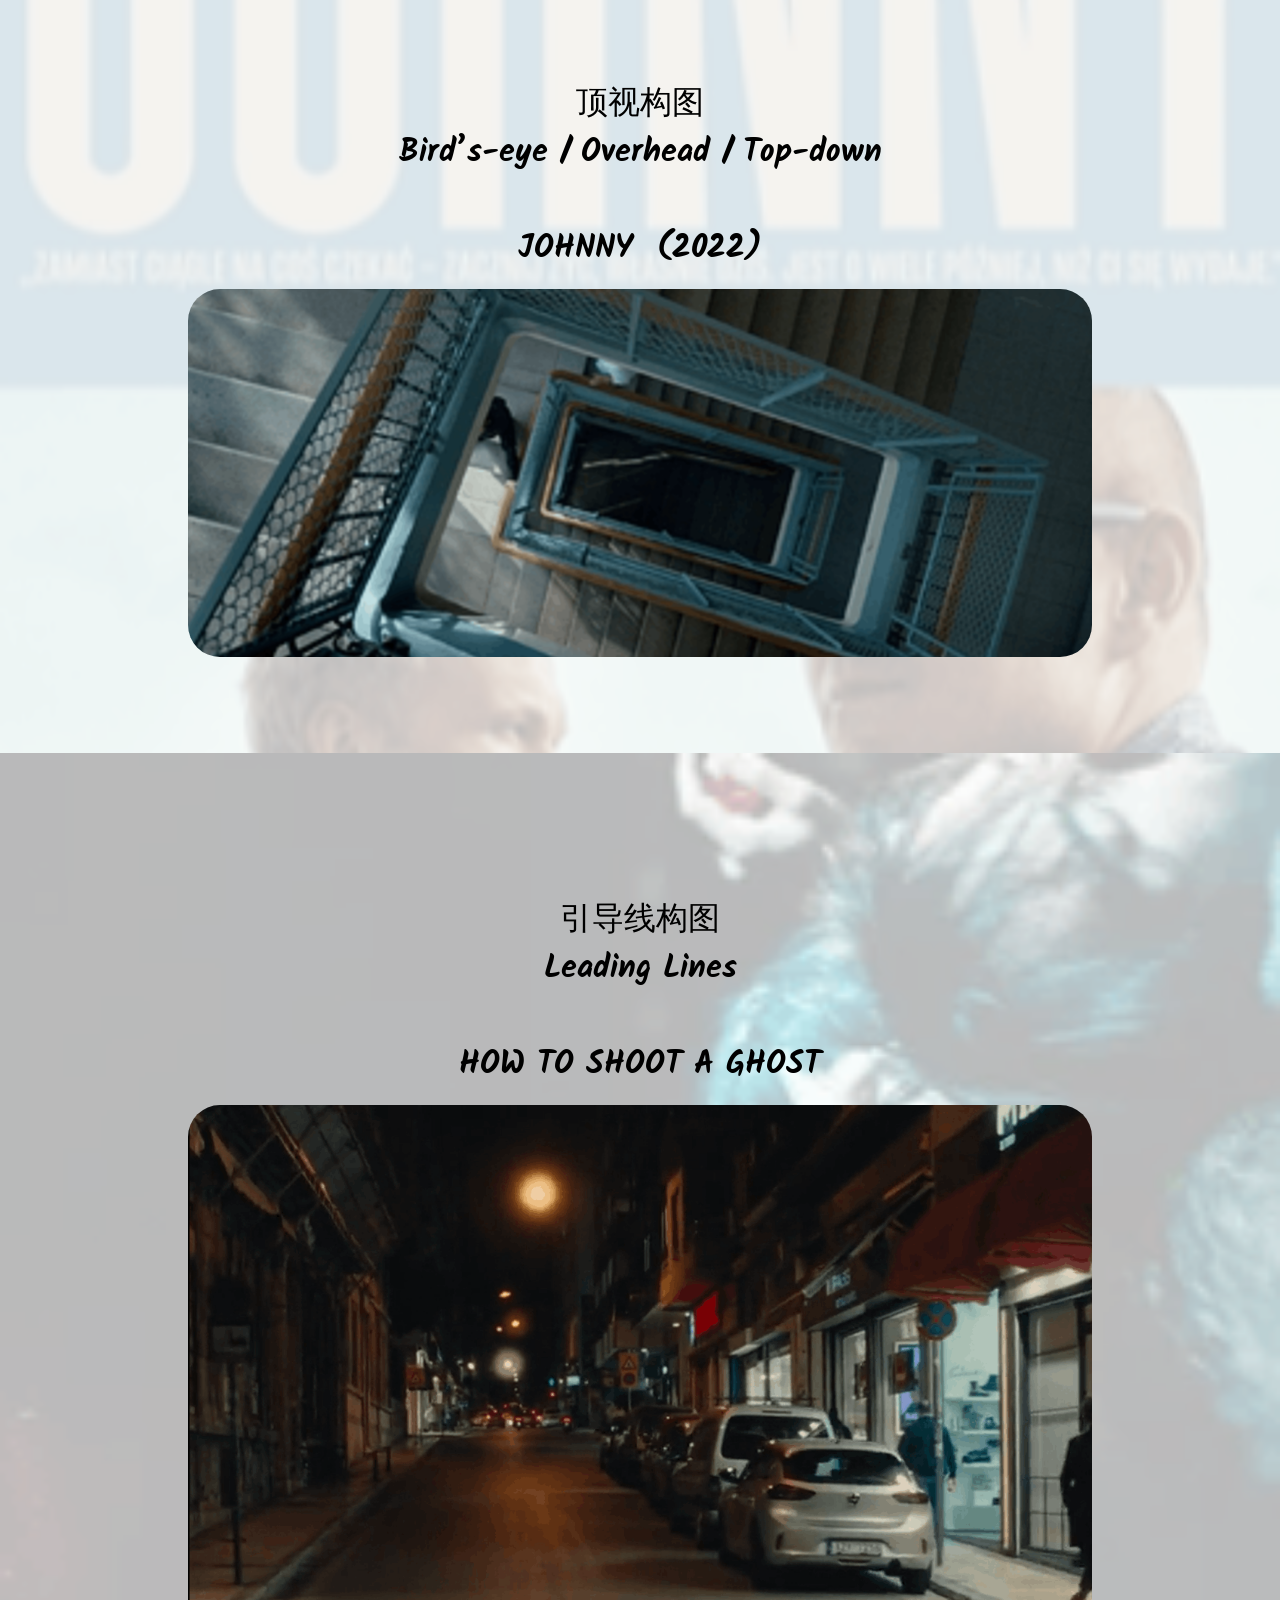
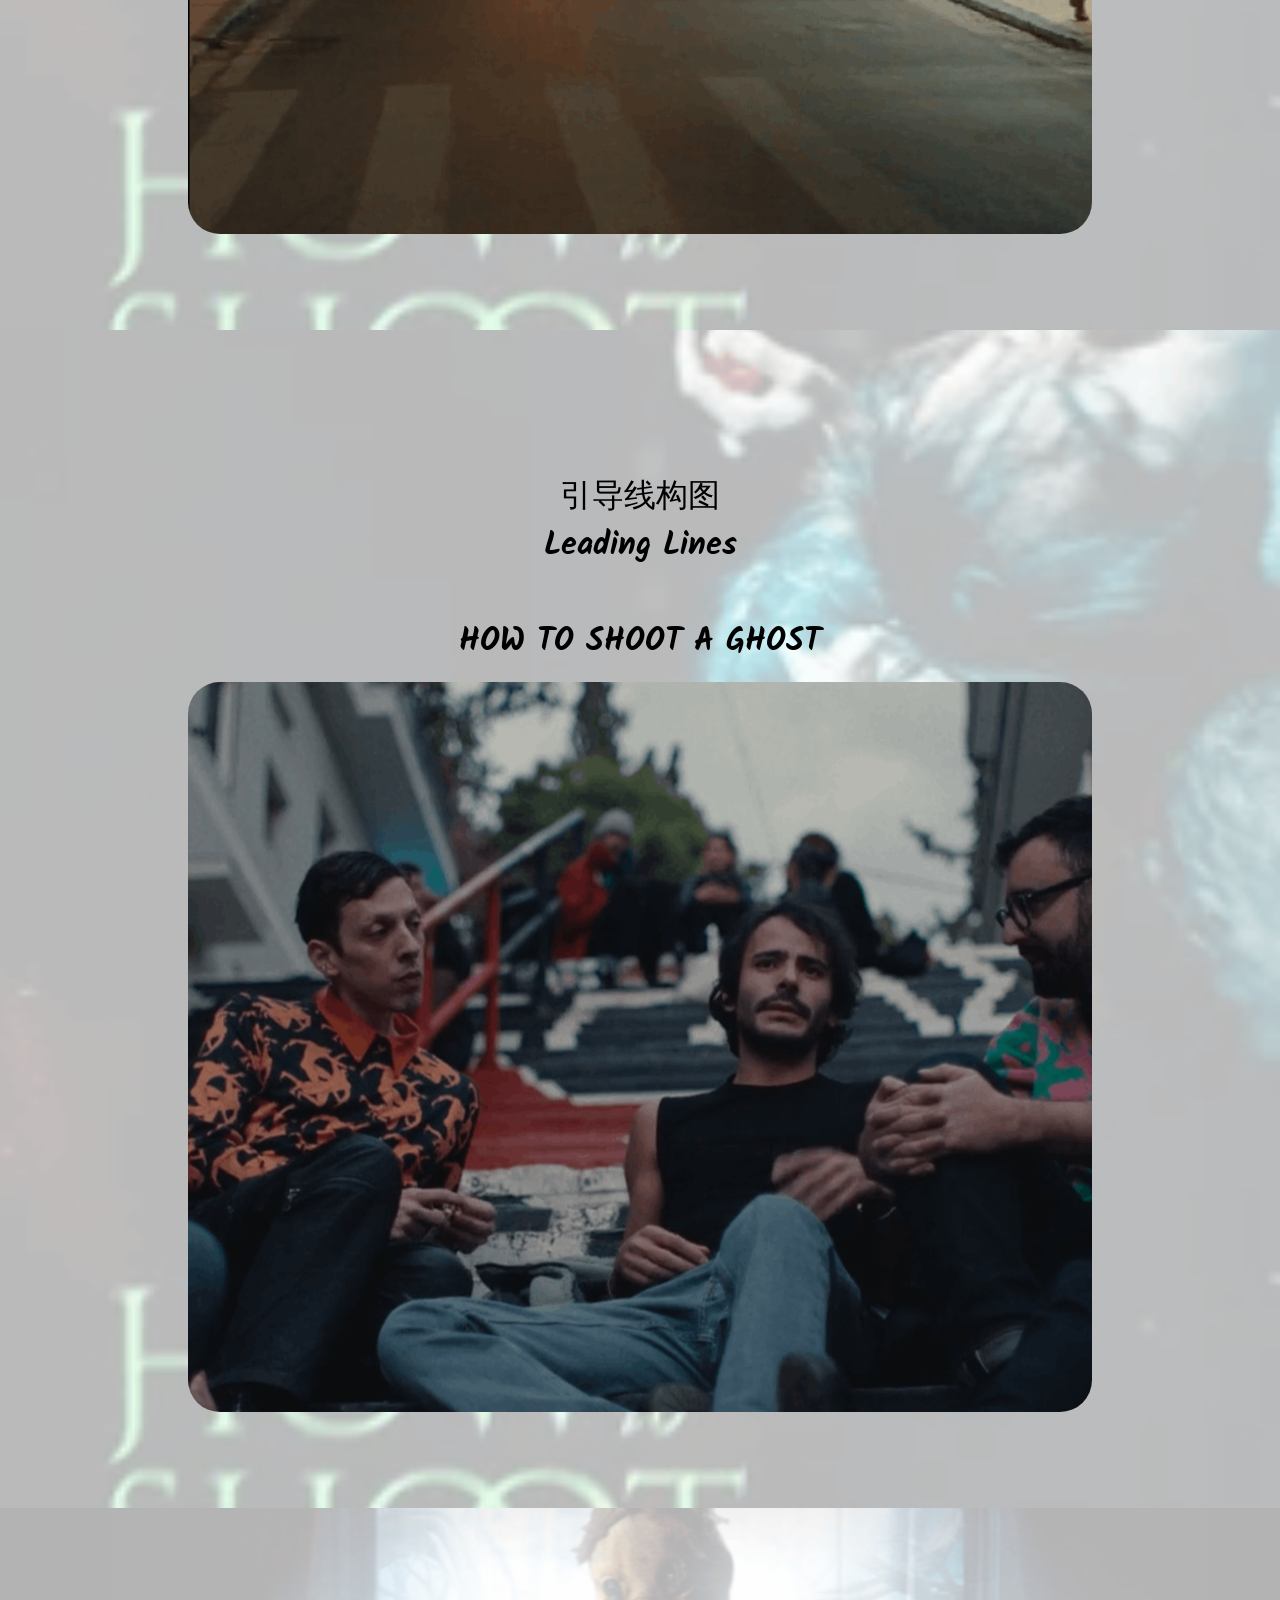
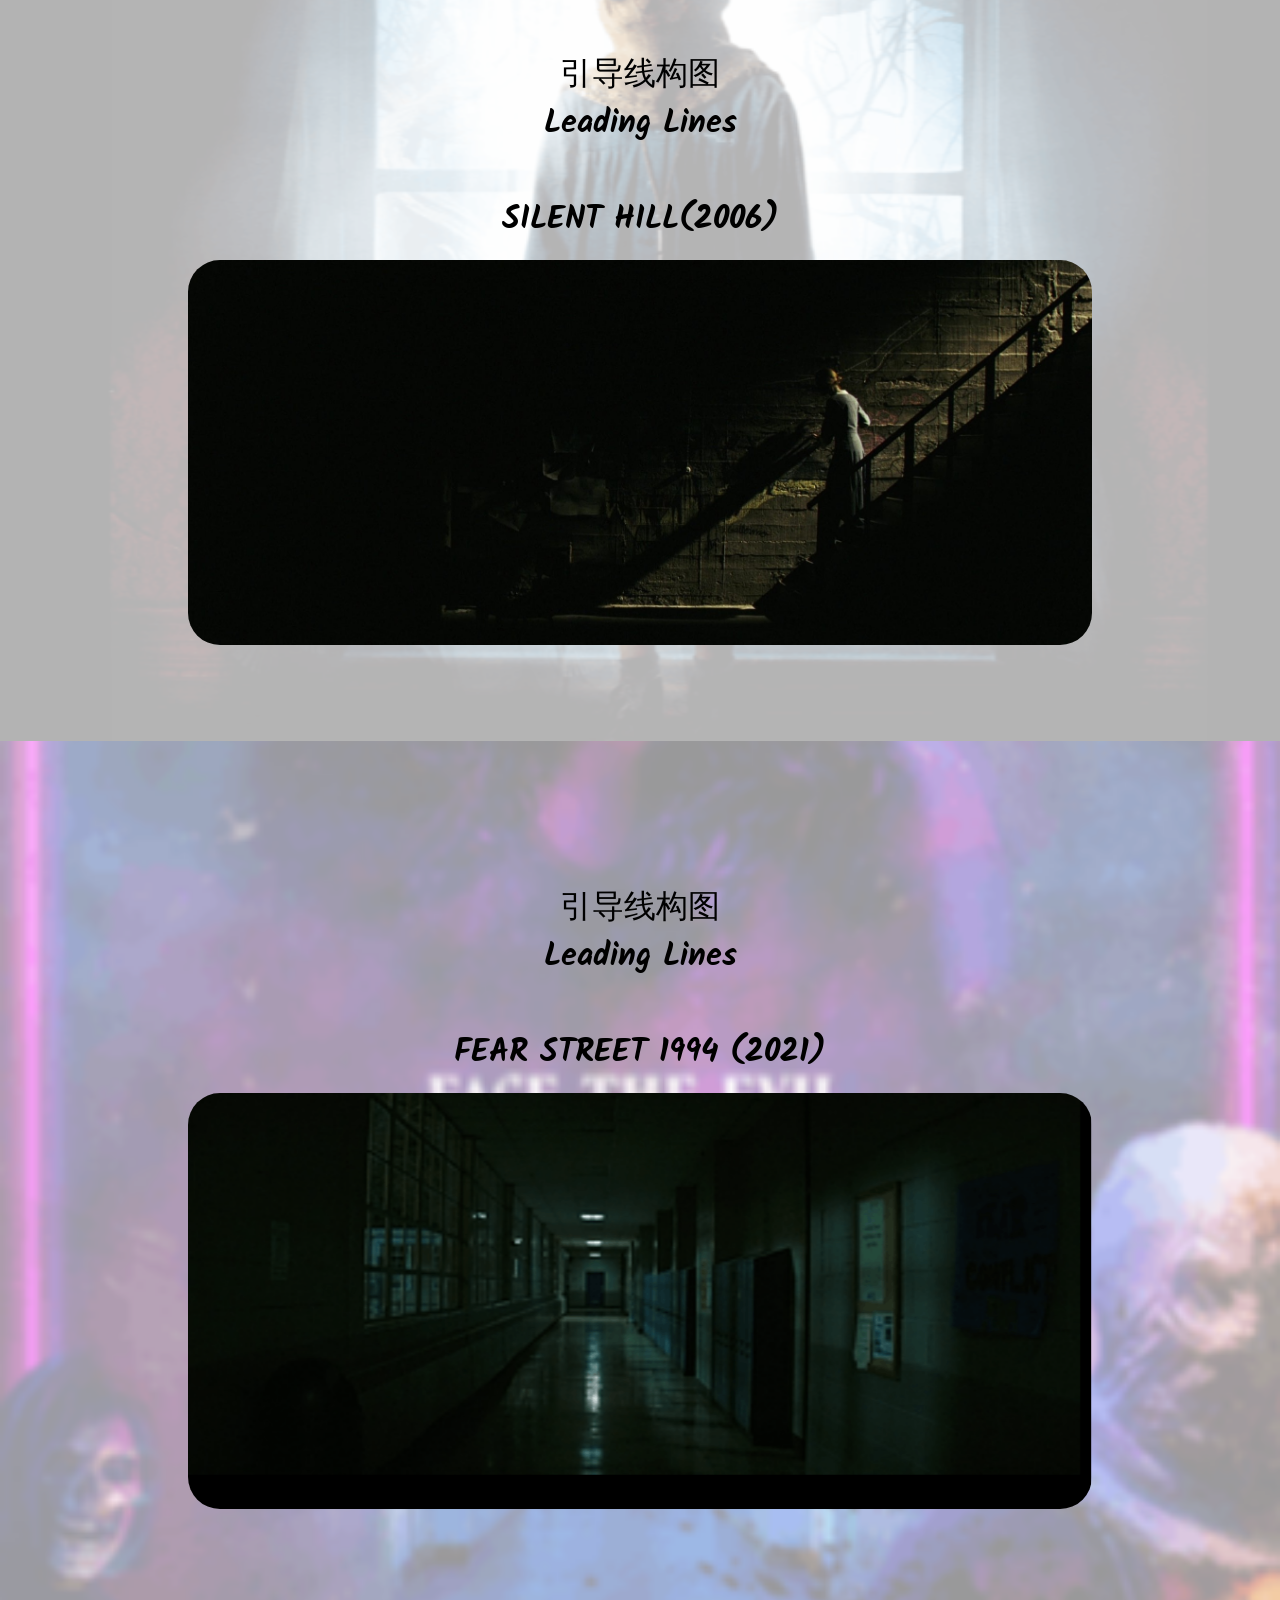
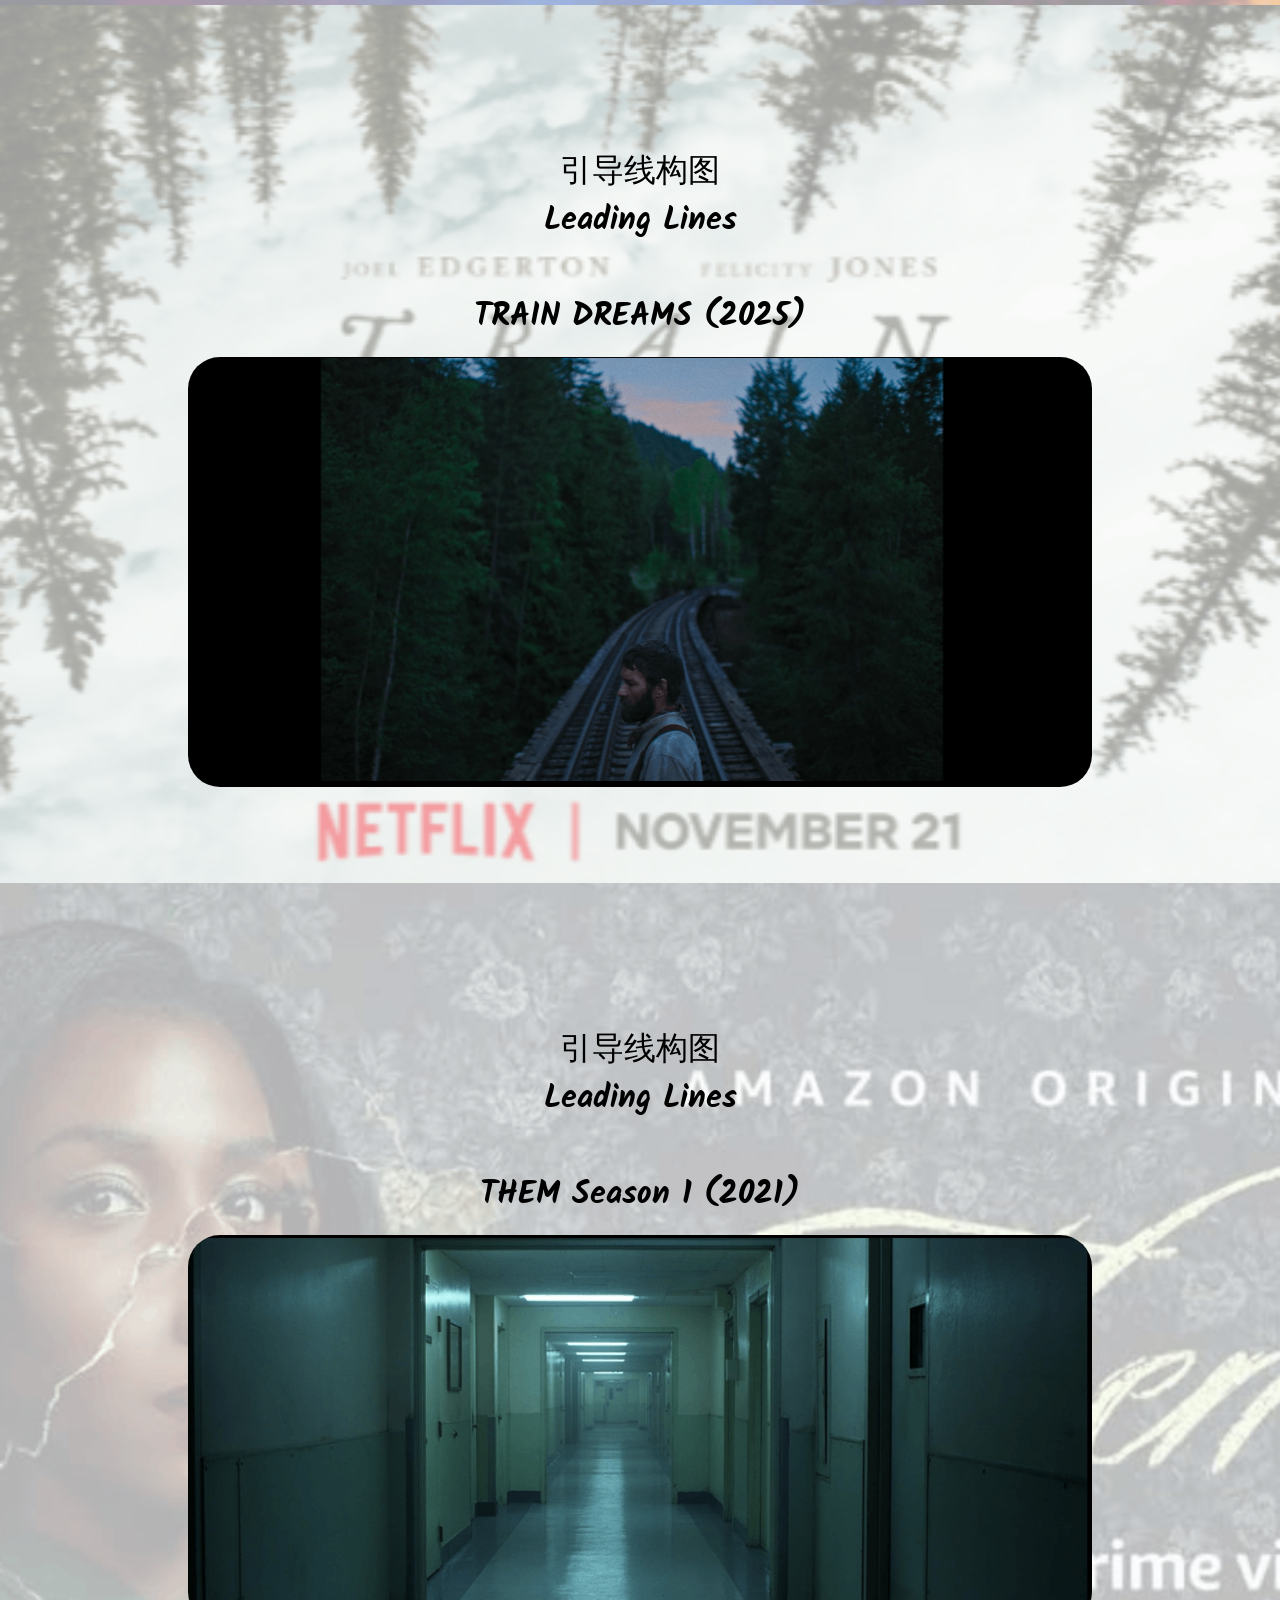
<file: inde.html>
<!DOCTYPE html>
<html  >
<head>
  <!-- Site made with Mobirise Website Builder v6.1.12, https://mobirise.com -->
  <meta charset="UTF-8">
  <meta http-equiv="X-UA-Compatible" content="IE=edge">
  <meta name="generator" content="Mobirise v6.1.12, mobirise.com">
  <meta name="viewport" content="width=device-width, initial-scale=1, minimum-scale=1">
  <link rel="shortcut icon" href="assets/images/logo5.png" type="image/x-icon">
  <meta name="description" content="">
  
  
  <title>My Film Composition</title>
  <link rel="stylesheet" href="assets/web/assets/mobirise-icons2/mobirise2.css">
  <link rel="stylesheet" href="assets/bootstrap/css/bootstrap.min.css">
  <link rel="stylesheet" href="assets/animatecss/animate.css">
  <link rel="stylesheet" href="assets/dropdown/css/style.css">
  <link rel="stylesheet" href="assets/theme/css/style.css">
  <link rel="preload" href="https://fonts.googleapis.com/css?family=Inter+Tight:100,200,300,400,500,600,700,800,900,100i,200i,300i,400i,500i,600i,700i,800i,900i&display=swap" as="style" onload="this.onload=null;this.rel='stylesheet'">
  <noscript><link rel="stylesheet" href="https://fonts.googleapis.com/css?family=Inter+Tight:100,200,300,400,500,600,700,800,900,100i,200i,300i,400i,500i,600i,700i,800i,900i&display=swap"></noscript>
  <link rel="preload" href="https://fonts.googleapis.com/css?family=Fjalla+One:400&display=swap" as="style" onload="this.onload=null;this.rel='stylesheet'">
  <noscript><link rel="stylesheet" href="https://fonts.googleapis.com/css?family=Fjalla+One:400&display=swap"></noscript>
  <link rel="preload" href="https://fonts.googleapis.com/css?family=Kalam:300,400,700&display=swap" as="style" onload="this.onload=null;this.rel='stylesheet'">
  <noscript><link rel="stylesheet" href="https://fonts.googleapis.com/css?family=Kalam:300,400,700&display=swap"></noscript>
  <link rel="preload" as="style" href="assets/mobirise/css/mbr-additional.css?v=3pdshP"><link rel="stylesheet" href="assets/mobirise/css/mbr-additional.css?v=3pdshP" type="text/css">

  
  
  
</head>
<body>
  
  <section data-bs-version="5.1" class="menu menu1 cid-vgb3TFsFdI" once="menu" id="menu01-2v">
	

	<nav class="navbar navbar-dropdown navbar-fixed-top navbar-expand-lg">
		<div class="container">
			<div class="navbar-brand">
				
				<span class="navbar-caption-wrap"><a class="navbar-caption text-white display-5" href="https://mobiri.se">My Film Composition&nbsp;</a></span>
			</div>
			<button class="navbar-toggler" type="button" data-toggle="collapse" data-bs-toggle="collapse" data-target="#navbarSupportedContent" data-bs-target="#navbarSupportedContent" aria-controls="navbarNavAltMarkup" aria-expanded="false" aria-label="Toggle navigation">
				<div class="hamburger">
					<span></span>
					<span></span>
					<span></span>
					<span></span>
				</div>
			</button>
			<div class="collapse navbar-collapse" id="navbarSupportedContent">
				<ul class="navbar-nav nav-dropdown nav-right" data-app-modern-menu="true"><li class="nav-item">
						<a class="nav-link link text-white text-primary display-4" href="inde.html#image03-2z">Symmetrical Composition</a>
					</li>
					<li class="nav-item">
						<a class="nav-link link text-white text-primary display-4" href="inde.html#image03-33" aria-expanded="false">Bird’s-eye / Overhead / Top-down</a>
					</li>
					<li class="nav-item">
						<a class="nav-link link text-white text-primary display-4" href="inde.html#image03-37">Leading Lines</a>
					</li><li class="nav-item"><a class="nav-link link text-white text-primary display-4" href="inde.html#image03-39">Low Angle</a></li></ul>
				
				
			</div>
		</div>
	</nav>
</section>

<section data-bs-version="5.1" class="image3 cid-vgbkb1TH79" id="image03-2z">
  

  
  <div class="mbr-overlay" style="opacity: 0.7; background-color: rgb(255, 255, 255);"></div>

  <div class="container">
    <div class="row justify-content-center">
      <div class="col-12 col-lg-9">
        <h4 class="mbr-description mbr-fonts-style mb-3 align-center new-font-1"><strong>对称构图</strong><br><strong>Symmetrical Composition</strong><br><br><strong>Daredevil: Born Again Season 2</strong><strong><br></strong></h4>
        
        <div class="image-wrapper">
          <img class="w-100" src="assets/images/symmetrical-1600x690.jpg" alt="Mobirise Website Builder">
        </div>
      </div>
    </div>
  </div>
</section>

<section data-bs-version="5.1" class="image3 cid-vgbrXvabhN" id="image03-3f">
  

  
  <div class="mbr-overlay" style="opacity: 0.7; background-color: rgb(255, 255, 255);"></div>

  <div class="container">
    <div class="row justify-content-center">
      <div class="col-12 col-lg-9">
        <h4 class="mbr-description mbr-fonts-style mb-3 align-center new-font-1"><strong>对称构图</strong><br><strong>Symmetrical Composition</strong><br><br><strong>The Wrong Man (1956)</strong><strong><br></strong><strong><br></strong></h4>
        
        <div class="image-wrapper">
          <img class="w-100" src="assets/images/symmetrical20composition20the20wrong20man-1241x524.png" alt="Mobirise Website Builder">
        </div>
      </div>
    </div>
  </div>
</section>

<section data-bs-version="5.1" class="image3 cid-vgbrXUIY6X" id="image03-3g">
  

  
  <div class="mbr-overlay" style="opacity: 0.7; background-color: rgb(255, 255, 255);"></div>

  <div class="container">
    <div class="row justify-content-center">
      <div class="col-12 col-lg-9">
        <h4 class="mbr-description mbr-fonts-style mb-3 align-center new-font-1"><strong>对称构图<br></strong><strong>Symmetrical Composition</strong><br><br><strong>The Tree of Life(2011)</strong><strong><br></strong><strong><br></strong></h4>
        
        <div class="image-wrapper">
          <img class="w-100" src="assets/images/symmetrical20composition20the20tree20of20life-923x500.png" alt="Mobirise Website Builder">
        </div>
      </div>
    </div>
  </div>
</section>

<section data-bs-version="5.1" class="image3 cid-vgbrYc06dr" id="image03-3h">
  

  
  <div class="mbr-overlay" style="opacity: 0.7; background-color: rgb(255, 255, 255);"></div>

  <div class="container">
    <div class="row justify-content-center">
      <div class="col-12 col-lg-9">
        <h4 class="mbr-description mbr-fonts-style mb-3 align-center new-font-1"><strong>对称构图</strong><br><strong>Symmetrical Composition</strong><br><br><strong>Altered Carbon-Season2</strong><strong><br></strong></h4>
        
        <div class="image-wrapper">
          <img class="w-100" src="assets/images/symmetrical20altered20carbon20-season-1016x514.png" alt="Mobirise Website Builder">
        </div>
      </div>
    </div>
  </div>
</section>

<section data-bs-version="5.1" class="image3 cid-vgcfZBzUZ9" id="image03-3j">
  

  
  <div class="mbr-overlay" style="opacity: 0.7; background-color: rgb(255, 255, 255);"></div>

  <div class="container">
    <div class="row justify-content-center">
      <div class="col-12 col-lg-9">
        <h4 class="mbr-description mbr-fonts-style mb-3 align-center new-font-1"><strong>对称构图</strong><br><strong>Symmetrical Composition</strong><br><br><strong>Scream VI (2023)</strong><strong><br></strong><strong><br></strong></h4>
        
        <div class="image-wrapper">
          <img class="w-100" src="assets/images/symmetrical20scream-1190x484.png" alt="Mobirise Website Builder">
        </div>
      </div>
    </div>
  </div>
</section>

<section data-bs-version="5.1" class="image3 cid-vgcgzkqZMH" id="image03-3k">
  

  
  <div class="mbr-overlay" style="opacity: 0.7; background-color: rgb(255, 255, 255);"></div>

  <div class="container">
    <div class="row justify-content-center">
      <div class="col-12 col-lg-9">
        <h4 class="mbr-description mbr-fonts-style mb-3 align-center new-font-1"><strong>对称构图</strong><br><strong>Symmetrical Composition</strong><br><br><strong>NOTES ON A SCANDAL</strong><strong><br></strong><strong><br></strong></h4>
        
        <div class="image-wrapper">
          <img class="w-100" src="assets/images/symmetrical20golda-945x504.png" alt="Mobirise Website Builder">
        </div>
      </div>
    </div>
  </div>
</section>

<section data-bs-version="5.1" class="image3 cid-vgbn0FXxiw" id="image03-33">
  

  
  <div class="mbr-overlay" style="opacity: 0.7; background-color: rgb(255, 255, 255);"></div>

  <div class="container">
    <div class="row justify-content-center">
      <div class="col-12 col-lg-9">
        <h4 class="mbr-description mbr-fonts-style mb-3 align-center new-font-1"><strong><br></strong>顶视构图<br><strong>Bird’s-eye / Overhead / Top-down</strong><br><br><strong>骄阳似我</strong></h4>
        
        <div class="image-wrapper">
          <img class="w-100" src="assets/images/bird-view-1-1916x808.png" alt="Mobirise Website Builder">
        </div>
      </div>
    </div>
  </div>
</section>

<section data-bs-version="5.1" class="image3 cid-vgbnSltmh3" id="image03-34">
  

  
  <div class="mbr-overlay" style="opacity: 0.7; background-color: rgb(255, 255, 255);"></div>

  <div class="container">
    <div class="row justify-content-center">
      <div class="col-12 col-lg-9">
        <h4 class="mbr-description mbr-fonts-style mb-3 align-center new-font-1"><strong><br></strong>顶视构图<br><strong>Bird’s-eye / Overhead / Top-down</strong><br><strong><br></strong><strong>&nbsp;The Leftovers -S</strong><strong>eason 2</strong><strong><br></strong></h4>
        
        <div class="image-wrapper">
          <img class="w-100" src="assets/images/symmetrical20the20leftovers20-season202-1144x520.png" alt="Mobirise Website Builder">
        </div>
      </div>
    </div>
  </div>
</section>

<section data-bs-version="5.1" class="image3 cid-vgbox49EjG" id="image03-35">
  

  
  <div class="mbr-overlay" style="opacity: 0.7; background-color: rgb(255, 255, 255);"></div>

  <div class="container">
    <div class="row justify-content-center">
      <div class="col-12 col-lg-9">
        <h4 class="mbr-description mbr-fonts-style mb-3 align-center new-font-1"><strong><br></strong>顶视构图<br><strong>Bird’s-eye / Overhead / Top-down</strong><br><strong><br></strong><strong>&nbsp;BALLERINA(2023)</strong><strong><br></strong></h4>
        
        <div class="image-wrapper">
          <img class="w-100" src="assets/images/symmetrical20ballerina-1129x499.png" alt="Mobirise Website Builder">
        </div>
      </div>
    </div>
  </div>
</section>

<section data-bs-version="5.1" class="image3 cid-vgboxr0v2A" id="image03-36">
  

  
  <div class="mbr-overlay" style="opacity: 0.7; background-color: rgb(255, 255, 255);"></div>

  <div class="container">
    <div class="row justify-content-center">
      <div class="col-12 col-lg-9">
        <h4 class="mbr-description mbr-fonts-style mb-3 align-center new-font-1"><strong><br></strong>顶视构图<br><strong>Bird’s-eye / Overhead / Top-down</strong><br><strong><br></strong><strong>OZARK Season 4 (2022)</strong></h4>
        
        <div class="image-wrapper">
          <img class="w-100" src="assets/images/symmetrical20ozark20season204-1148x499.png" alt="Mobirise Website Builder">
        </div>
      </div>
    </div>
  </div>
</section>

<section data-bs-version="5.1" class="image3 cid-vgckCtr6fv" id="image03-3l">
  

  
  <div class="mbr-overlay" style="opacity: 0.7; background-color: rgb(255, 255, 255);"></div>

  <div class="container">
    <div class="row justify-content-center">
      <div class="col-12 col-lg-9">
        <h4 class="mbr-description mbr-fonts-style mb-3 align-center new-font-1"><strong><br></strong>顶视构图<br><strong>Bird’s-eye / Overhead / Top-down</strong><br><strong><br></strong><strong>PEAKY BLINDERS -Season 2 (2014)</strong></h4>
        
        <div class="image-wrapper">
          <img class="w-100" src="assets/images/symmetrical20peaky20blinders20-season-928x505.png" alt="Mobirise Website Builder">
        </div>
      </div>
    </div>
  </div>
</section>

<section data-bs-version="5.1" class="image3 cid-vgcxWEjSSH" id="image03-3m">
  

  
  <div class="mbr-overlay" style="opacity: 0.7; background-color: rgb(255, 255, 255);"></div>

  <div class="container">
    <div class="row justify-content-center">
      <div class="col-12 col-lg-9">
        <h4 class="mbr-description mbr-fonts-style mb-3 align-center new-font-1"><strong><br></strong>顶视构图<br><strong>Bird’s-eye / Overhead / Top-down</strong><br><strong><br></strong><strong>JOHNNY&nbsp; (2022)</strong></h4>
        
        <div class="image-wrapper">
          <img class="w-100" src="assets/images/bird20johnny-1221x513.png" alt="Mobirise Website Builder">
        </div>
      </div>
    </div>
  </div>
</section>

<section data-bs-version="5.1" class="image3 cid-vgboydBmQ8" id="image03-37">
  

  
  <div class="mbr-overlay" style="opacity: 0.7; background-color: rgb(255, 255, 255);"></div>

  <div class="container">
    <div class="row justify-content-center">
      <div class="col-12 col-lg-9">
        <h4 class="mbr-description mbr-fonts-style mb-3 align-center new-font-1"><strong><br></strong>引导线构图<br><strong>Leading Lines</strong><br><strong><br></strong><strong>HOW TO SHOOT A GHOST</strong><strong><br></strong></h4>
        
        <div class="image-wrapper">
          <img class="w-100" src="assets/images/leading20lines20e5a682e4bd95e68b8de9acbc202-1198x984.png" alt="Mobirise Website Builder">
        </div>
      </div>
    </div>
  </div>
</section>

<section data-bs-version="5.1" class="image3 cid-vgbphxD8T0" id="image03-38">
  

  
  <div class="mbr-overlay" style="opacity: 0.7; background-color: rgb(255, 255, 255);"></div>

  <div class="container">
    <div class="row justify-content-center">
      <div class="col-12 col-lg-9">
        <h4 class="mbr-description mbr-fonts-style mb-3 align-center new-font-1"><strong><br></strong>引导线构图<br><strong>Leading Lines</strong><br><strong><br></strong><strong>HOW TO SHOOT A GHOST</strong></h4>
        
        <div class="image-wrapper">
          <img class="w-100" src="assets/images/leading20lines20e5a682e4bd95e68b8de9acbc-1374x977.png" alt="Mobirise Website Builder">
        </div>
      </div>
    </div>
  </div>
</section>

<section data-bs-version="5.1" class="image3 cid-vgbpVLKhHx" id="image03-3a">
  

  
  <div class="mbr-overlay" style="opacity: 0.7; background-color: rgb(255, 255, 255);"></div>

  <div class="container">
    <div class="row justify-content-center">
      <div class="col-12 col-lg-9">
        <h4 class="mbr-description mbr-fonts-style mb-3 align-center new-font-1"><strong><br></strong>引导线构图<br><strong>Leading Lines</strong><br><strong><br>SILENT HILL(2006)</strong></h4>
        
        <div class="image-wrapper">
          <img class="w-100" src="assets/images/the20orphanage-1916x814.jpeg" alt="Mobirise Website Builder">
        </div>
      </div>
    </div>
  </div>
</section>

<section data-bs-version="5.1" class="image3 cid-vgbpWie9PM" id="image03-3b">
  

  
  <div class="mbr-overlay" style="opacity: 0.6; background-color: rgb(255, 255, 255);"></div>

  <div class="container">
    <div class="row justify-content-center">
      <div class="col-12 col-lg-9">
        <h4 class="mbr-description mbr-fonts-style mb-3 align-center new-font-1"><strong><br></strong>引导线构图<br><strong>Leading Lines</strong><br><strong><br></strong><strong>FEAR STREET 1994 (2021)</strong><strong><br></strong></h4>
        
        <div class="image-wrapper">
          <img class="w-100" src="assets/images/fear20street202021-1185x558.png" alt="Mobirise Website Builder">
        </div>
      </div>
    </div>
  </div>
</section>

<section data-bs-version="5.1" class="image3 cid-vgcAz3Ax5V" id="image03-3n">
  

  
  <div class="mbr-overlay" style="opacity: 0.6; background-color: rgb(255, 255, 255);"></div>

  <div class="container">
    <div class="row justify-content-center">
      <div class="col-12 col-lg-9">
        <h4 class="mbr-description mbr-fonts-style mb-3 align-center new-font-1"><strong><br></strong>引导线构图<br><strong>Leading Lines</strong><br><strong><br></strong><strong>TRAIN DREAMS (2025)</strong><strong><br></strong></h4>
        
        <div class="image-wrapper">
          <img class="w-100" src="assets/images/train20dreams20-1069x512.png" alt="Mobirise Website Builder">
        </div>
      </div>
    </div>
  </div>
</section>

<section data-bs-version="5.1" class="image3 cid-vgcAzyoz7Y" id="image03-3o">
  

  
  <div class="mbr-overlay" style="opacity: 0.7; background-color: rgb(255, 255, 255);"></div>

  <div class="container">
    <div class="row justify-content-center">
      <div class="col-12 col-lg-9">
        <h4 class="mbr-description mbr-fonts-style mb-3 align-center new-font-1"><strong><br></strong>引导线构图<br><strong>Leading Lines</strong><br><strong><br></strong><strong>THEM Season 1 (2021)</strong><strong><br></strong></h4>
        
        <div class="image-wrapper">
          <img class="w-100" src="assets/images/leading20lines20them-1184x514.png" alt="Mobirise Website Builder">
        </div>
      </div>
    </div>
  </div>
</section>

<section data-bs-version="5.1" class="image3 cid-vgbpBuTeDY" id="image03-39">
  

  
  <div class="mbr-overlay" style="opacity: 0.7; background-color: rgb(255, 255, 255);"></div>

  <div class="container">
    <div class="row justify-content-center">
      <div class="col-12 col-lg-9">
        <h4 class="mbr-description mbr-fonts-style mb-3 align-center new-font-1"><strong><br></strong>低角度构图<br><strong>Low Angle</strong><br><strong><br></strong><strong>SQUARESPACE - “Hello Down There” (2022)</strong><strong><br></strong></h4>
        
        <div class="image-wrapper">
          <img class="w-100" src="assets/images/e59bbee78987-1175x498.png" alt="Mobirise Website Builder">
        </div>
      </div>
    </div>
  </div>
</section>

<section data-bs-version="5.1" class="image3 cid-vgbqu4jGrE" id="image03-3c">
  

  
  <div class="mbr-overlay" style="opacity: 0.7; background-color: rgb(255, 255, 255);"></div>

  <div class="container">
    <div class="row justify-content-center">
      <div class="col-12 col-lg-9">
        <h4 class="mbr-description mbr-fonts-style mb-3 align-center new-font-1"><strong><br></strong>低角度构图<br><strong>Low Angle</strong><br><strong><br></strong><strong>ALL QUIET ON THE WESTERN FRONT (2022)<br></strong><strong><br></strong></h4>
        
        <div class="image-wrapper">
          <img class="w-100" src="assets/images/low20angle20all20quiet20on20the20western20front-1191x488.png" alt="Mobirise Website Builder">
        </div>
      </div>
    </div>
  </div>
</section>

<section data-bs-version="5.1" class="image3 cid-vgbquDyHD9" id="image03-3d">
  

  
  <div class="mbr-overlay" style="opacity: 0.7; background-color: rgb(255, 255, 255);"></div>

  <div class="container">
    <div class="row justify-content-center">
      <div class="col-12 col-lg-9">
        <h4 class="mbr-description mbr-fonts-style mb-3 align-center new-font-1"><strong><br></strong>低角度构图<br><strong>Low Angle</strong><br><strong><br></strong><strong>Marvel Television’s Daredevil: Born Again Season 2</strong></h4>
        
        <div class="image-wrapper">
          <img class="w-100" src="assets/images/low20angle-1600x670.jpeg" alt="Mobirise Website Builder">
        </div>
      </div>
    </div>
  </div>
</section>

<section data-bs-version="5.1" class="image3 cid-vgbqv1fgQN" id="image03-3e">
  

  
  <div class="mbr-overlay" style="opacity: 0.7; background-color: rgb(255, 255, 255);"></div>

  <div class="container">
    <div class="row justify-content-center">
      <div class="col-12 col-lg-9">
        <h4 class="mbr-description mbr-fonts-style mb-3 align-center new-font-1"><strong><br></strong>低角度构图<br><strong>Low Angle</strong><br><br><strong>Delta Airlines (2023)<br></strong><br></h4>
        
        <div class="image-wrapper">
          <img class="w-100" src="assets/images/delta20airlines20low20angle-1916x1078.jpg" alt="Mobirise Website Builder">
        </div>
      </div>
    </div>
  </div>
</section>

<section data-bs-version="5.1" class="image3 cid-vgbx2RQUKK" id="image03-3i">
  

  
  <div class="mbr-overlay" style="opacity: 0.7; background-color: rgb(255, 255, 255);"></div>

  <div class="container">
    <div class="row justify-content-center">
      <div class="col-12 col-lg-9">
        <h4 class="mbr-description mbr-fonts-style mb-3 align-center new-font-1"><strong><br></strong>低角度构图<br><strong>Low Angle</strong><br><strong><br></strong><strong><em>泥娃娃</em></strong><strong><br></strong></h4>
        
        <div class="image-wrapper">
          <img class="w-100" src="assets/images/low20angle20e6b3a5e5a883e5a883-1915x931.png" alt="Mobirise Website Builder">
        </div>
      </div>
    </div>
  </div>
</section>

<section data-bs-version="5.1" class="image3 cid-vgcCWIudkc" id="image03-3p">
  

  
  <div class="mbr-overlay" style="opacity: 0.7; background-color: rgb(255, 255, 255);"></div>

  <div class="container">
    <div class="row justify-content-center">
      <div class="col-12 col-lg-9">
        <h4 class="mbr-description mbr-fonts-style mb-3 align-center new-font-1"><strong><br></strong>低角度构图<br><strong>Low Angle</strong><br><strong><br></strong><strong>MR.ROBOT -SEASON 4</strong><strong><br></strong></h4>
        
        <div class="image-wrapper">
          <img class="w-100" src="assets/images/low20angle20mr20robot20-895x505.png" alt="Mobirise Website Builder">
        </div>
      </div>
    </div>
  </div>
</section>

<section data-bs-version="5.1" class="footer4 cid-vgcTEPQ5TO" once="footers" id="footer04-3q">

    

    

    <div class="container">
        <div class="media-container-row align-center mbr-white">
            <div class="col-12">
                <p class="mbr-text mb-0 mbr-fonts-style display-7">
                    © Copyright 2025 Mobirise - All Rights Reserved
                </p>
            </div>
        </div>
    </div>
</section>
  
 <div id="scrollToTop" class="scrollToTop mbr-arrow-up"><a style="text-align: center;"><i class="mbr-arrow-up-icon mbr-arrow-up-icon-cm cm-icon cm-icon-smallarrow-up"></i></a></div>
    <input name="animation" type="hidden">
  </body>
</html>
</file>
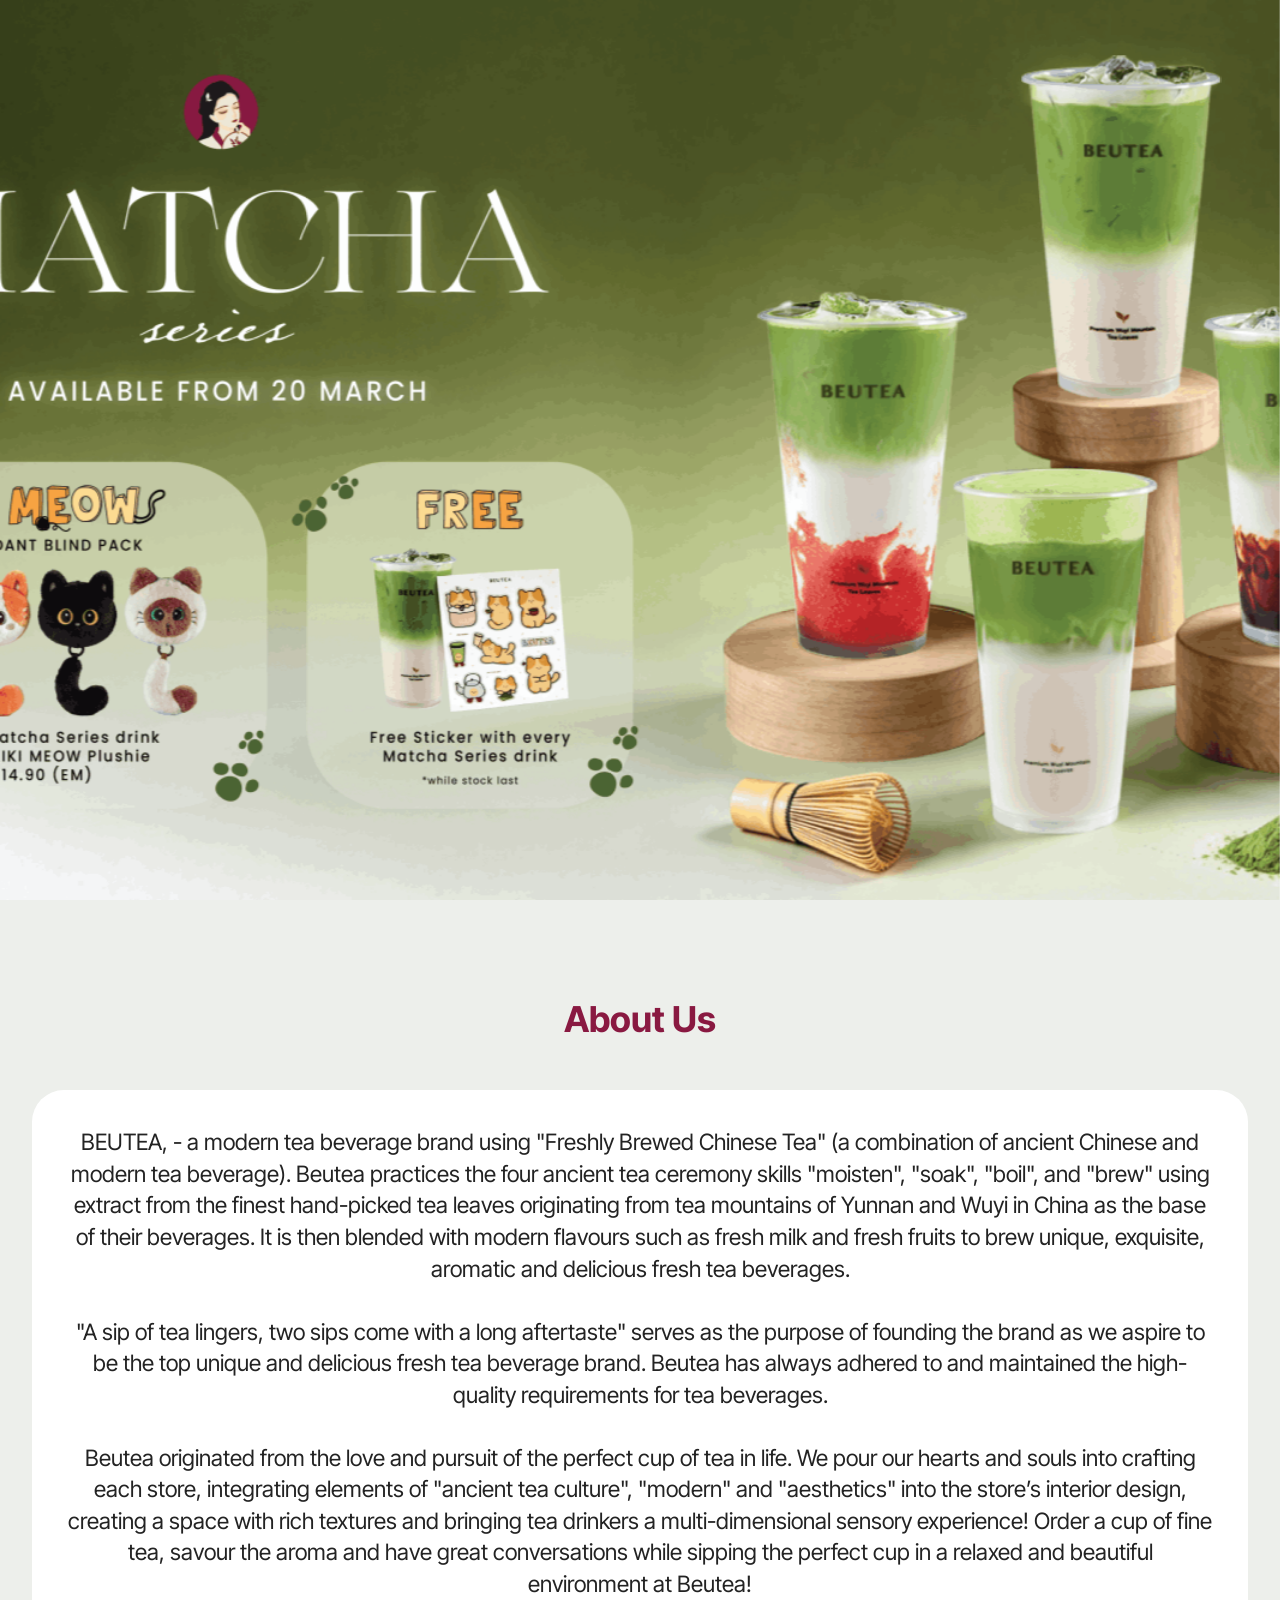
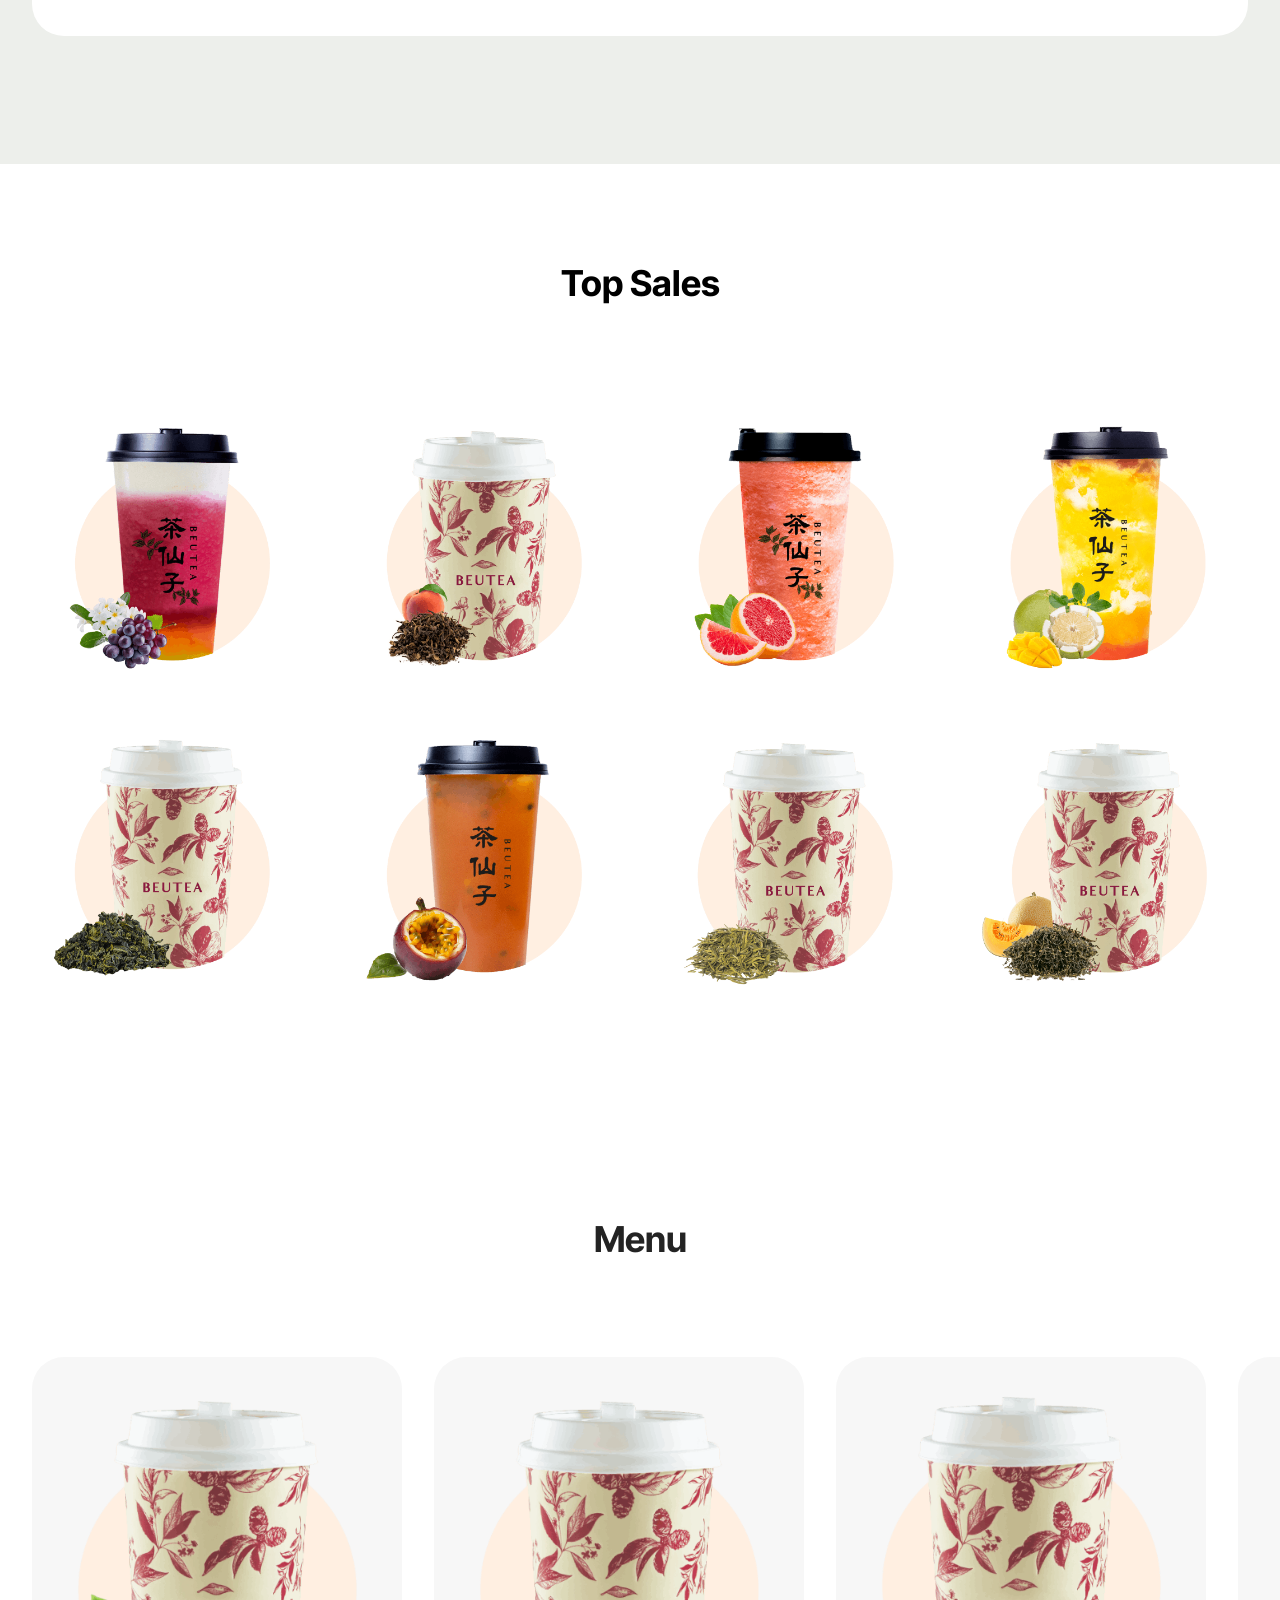
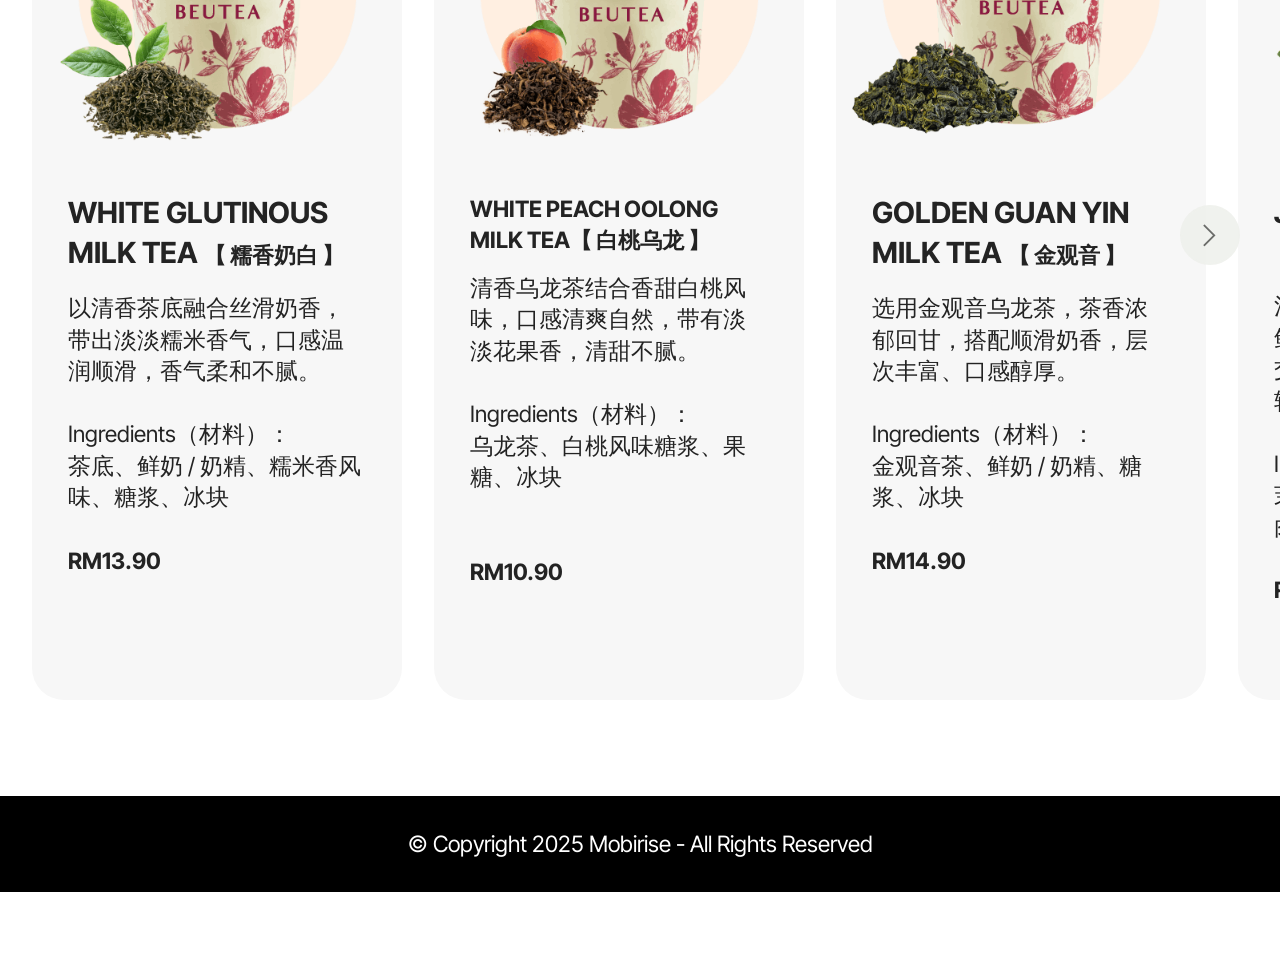
<file: page1.html>
<!DOCTYPE html>
<html  >
<head>
  <!-- Site made with Mobirise Website Builder v6.1.12, https://mobirise.com -->
  <meta charset="UTF-8">
  <meta http-equiv="X-UA-Compatible" content="IE=edge">
  <meta name="generator" content="Mobirise v6.1.12, mobirise.com">
  <meta name="viewport" content="width=device-width, initial-scale=1, minimum-scale=1">
  <link rel="shortcut icon" href="assets/images/logo5.png" type="image/x-icon">
  <meta name="description" content="">
  
  
  <title>Page 1</title>
  <link rel="stylesheet" href="assets/web/assets/mobirise-icons2/mobirise2.css">
  <link rel="stylesheet" href="assets/bootstrap/css/bootstrap.min.css">
  <link rel="stylesheet" href="assets/parallax/jarallax.css">
  <link rel="stylesheet" href="assets/animatecss/animate.css">
  <link rel="stylesheet" href="assets/theme/css/style.css">
  <link rel="preload" href="https://fonts.googleapis.com/css?family=Inter+Tight:100,200,300,400,500,600,700,800,900,100i,200i,300i,400i,500i,600i,700i,800i,900i&display=swap" as="style" onload="this.onload=null;this.rel='stylesheet'">
  <noscript><link rel="stylesheet" href="https://fonts.googleapis.com/css?family=Inter+Tight:100,200,300,400,500,600,700,800,900,100i,200i,300i,400i,500i,600i,700i,800i,900i&display=swap"></noscript>
  <link rel="preload" href="https://fonts.googleapis.com/css?family=Fjalla+One:400&display=swap" as="style" onload="this.onload=null;this.rel='stylesheet'">
  <noscript><link rel="stylesheet" href="https://fonts.googleapis.com/css?family=Fjalla+One:400&display=swap"></noscript>
  <link rel="preload" href="https://fonts.googleapis.com/css?family=Kalam:300,400,700&display=swap" as="style" onload="this.onload=null;this.rel='stylesheet'">
  <noscript><link rel="stylesheet" href="https://fonts.googleapis.com/css?family=Kalam:300,400,700&display=swap"></noscript>
  <link rel="preload" as="style" href="assets/mobirise/css/mbr-additional.css?v=geCDwt"><link rel="stylesheet" href="assets/mobirise/css/mbr-additional.css?v=geCDwt" type="text/css">

  
  
  
</head>
<body>
  
  <section data-bs-version="5.1" class="header16 cid-vgamHoAdOl mbr-fullscreen mbr-parallax-background" id="header17-2p">
  
  
  <div class="container-fluid">
    <div class="row">
      <div class="content-wrap col-12 col-md-12">
        
        
        
        
      </div>
    </div>
  </div>
</section>

<section data-bs-version="5.1" class="features5 cid-vgamHoURDs" id="features05-2q">
  

  
  
  <div class="container">
    <div class="row mb-5 justify-content-center">
      <div class="col-12 content-head">
        <h3 class="mbr-section-title mbr-fonts-style align-center mb-0 display-2">
          <strong>About Us</strong></h3>
        
      </div>
    </div>
    <div class="row">
      
      
      <div class="item features-without-image col-12 col-md-6 col-lg-12 item-mb active">
        <div class="item-wrapper">
          <div class="card-box align-left">
            
            
            <p class="card-text mbr-fonts-style display-7">BEUTEA, - a modern tea beverage brand using "Freshly Brewed Chinese Tea" (a combination of ancient Chinese and modern tea beverage). Beutea practices the four ancient tea ceremony skills "moisten", "soak", "boil", and "brew" using extract from the finest hand-picked tea leaves originating from tea mountains of Yunnan and Wuyi in China as the base of their beverages. It is then blended with modern flavours such as fresh milk and fresh fruits to brew unique, exquisite, aromatic and delicious fresh tea beverages.<br>
<br>"A sip of tea lingers, two sips come with a long aftertaste" serves as the purpose of founding the brand as we aspire to be the top unique and delicious fresh tea beverage brand. Beutea has always adhered to and maintained the high-quality requirements for tea beverages.<br>
<br>Beutea originated from the love and pursuit of the perfect cup of tea in life. We pour our hearts and souls into crafting each store, integrating elements of "ancient tea culture", "modern" and "aesthetics" into the store’s interior design, creating a space with rich textures and bringing tea drinkers a multi-dimensional sensory experience! Order a cup of fine tea, savour the aroma and have great conversations while sipping the perfect cup in a relaxed and beautiful environment at Beutea!</p>

            
          </div>
        </div>
      </div>
    </div>
  </div>
</section>

<section data-bs-version="5.1" class="gallery3 cid-vgamHpfMRW" id="gallery03-2r">
    
    
    <div class="container-fluid">
      <div class="row justify-content-center">
        <div class="col-12 content-head">
          <div class="mbr-section-head mb-5">
            <h4 class="mbr-section-title mbr-fonts-style align-center mb-0 display-2">
              <strong>Top Sales</strong><br><strong><br></strong></h4>
            
          </div>
        </div>
      </div>
      <div class="row">
        <div class="item features-image col-12 col-md-6 col-lg-3">
          <div class="item-wrapper">
            <div class="item-img">
              <img src="assets/images/buetea20e88c89e88e89e891a1e89084-500x500.png" alt="Mobirise Website Builder" title="" data-slide-to="0" data-bs-slide-to="0">
            </div>
            
          </div>
        </div>
        <div class="item features-image col-12 col-md-6 col-lg-3">
          <div class="item-wrapper">
            <div class="item-img">
              <img src="assets/images/buetea20e799bde6a183e4b98ce9be99-500x500.png" alt="Mobirise Website Builder" title="" data-slide-to="1" data-bs-slide-to="1">
            </div>
            
          </div>
        </div>
        <div class="item features-image col-12 col-md-6 col-lg-3">
          <div class="item-wrapper">
            <div class="item-img">
              <img src="assets/images/buetea20e4ba91e8beb9e7baa2e69f9a-500x500.png" alt="Mobirise Website Builder" title="" data-slide-to="2" data-bs-slide-to="2">
            </div>
            
          </div>
        </div><div class="item features-image col-12 col-md-6 col-lg-3">
          <div class="item-wrapper">
            <div class="item-img">
              <img src="assets/images/beutea20e69da8e69e9de79498e99cb2-500x500.png" alt="Mobirise Website Builder" title="" data-slide-to="3" data-bs-slide-to="3">
            </div>
            
          </div>
        </div>
        <div class="item features-image col-12 col-md-6 col-lg-3">
          <div class="item-wrapper">
            <div class="item-img">
              <img src="assets/images/buetea20e98791e8a782e99fb3-500x500.png" alt="Mobirise Website Builder" title="" data-slide-to="4" data-bs-slide-to="4">
            </div>
            
          </div>
        </div><div class="item features-image col-12 col-md-6 col-lg-3">
          <div class="item-wrapper">
            <div class="item-img">
              <img src="assets/images/beutea20e799bee9a699e9bd90e79c89-500x500.png" alt="Mobirise Website Builder" title="" data-slide-to="5" data-bs-slide-to="5">
            </div>
            
          </div>
        </div><div class="item features-image col-12 col-md-6 col-lg-3">
          <div class="item-wrapper">
            <div class="item-img">
              <img src="assets/images/beutea20e8a5bfe6b996e9be99e4ba95-500x500.png" alt="Mobirise Website Builder" title="" data-slide-to="6" data-bs-slide-to="6">
            </div>
            
          </div>
        </div><div class="item features-image col-12 col-md-6 col-lg-3">
          <div class="item-wrapper">
            <div class="item-img">
              <img src="assets/images/beutea20e89c9ce9a699e799bde6a183-500x500.png" alt="Mobirise Website Builder" title="" data-slide-to="7" data-bs-slide-to="7">
            </div>
            
          </div>
        </div>
      </div>
    </div>
  </section>

<section data-bs-version="5.1" class="features017 mbr-embla cid-vgamHpI8k0" id="features017-2s">
	
	
	<div class="position-relative">
		<div class="container-fluid">
			<div class="row justify-content-center">
				<div class="col-12 content-head">
					<div class="mbr-section-head mb-5">
						<h4 class="mbr-section-title mbr-fonts-style align-center mb-0 display-2"><strong>Menu</strong><br><strong><br></strong></h4>
						
					</div>
				</div>
			</div>
		</div>

		<div class="embla" data-skip-snaps="true" data-align="center" data-contain-scroll="trimSnaps" data-auto-play-interval="5" data-draggable="true">
			<div class="embla__viewport container-fluid">
				<div class="embla__container">
					<div class="embla__slide slider-image item active" style="margin-left: 1rem; margin-right: 1rem;">
						<div class="slide-content">
							<div class="item-img">
								<div class="item-wrapper">
									<img src="assets/images/buetea20e7b3afe9a699e5a5b6e799bd-500x500.png" alt="Mobirise Website Builder" title="" data-slide-to="0" data-bs-slide-to="0">
								</div>
							</div>
							<div class="item-content">
								<h5 class="item-title mbr-fonts-style display-5"><strong>WHITE GLUTINOUS MILK TEA&nbsp;</strong><strong style="font-size: 1.4rem;">【 糯香奶白 】</strong></h5>
								
								<p class="mbr-text mbr-fonts-style mt-3 display-7">以清香茶底融合丝滑奶香，带出淡淡糯米香气，口感温润顺滑，香气柔和不腻。<br><br>Ingredients（材料）：<br>茶底、鲜奶 / 奶精、糯米香风味、糖浆、冰块<br><br><strong>RM13.90</strong></p>
							</div>

							
						</div>
					</div><div class="embla__slide slider-image item active" style="margin-left: 1rem; margin-right: 1rem;">
						<div class="slide-content">
							<div class="item-img">
								<div class="item-wrapper">
									<img src="assets/images/buetea20e799bde6a183e4b98ce9be99-500x500.png" alt="Mobirise Website Builder" title="" data-slide-to="1" data-bs-slide-to="1">
								</div>
							</div>
							<div class="item-content">
								<h5 class="item-title mbr-fonts-style display-7"><strong>WHITE PEACH OOLONG MILK TEA</strong><strong style="font-size: 1.4rem;">【 白桃乌龙 】</strong></h5>
								
								<p class="mbr-text mbr-fonts-style mt-3 display-7">清香乌龙茶结合香甜白桃风味，口感清爽自然，带有淡淡花果香，清甜不腻。<br><br>Ingredients（材料）：<br>乌龙茶、白桃风味糖浆、果糖、冰块<br><strong><br></strong><br><strong>RM10.90</strong></p>
							</div>

							
						</div>
					</div><div class="embla__slide slider-image item active" style="margin-left: 1rem; margin-right: 1rem;">
						<div class="slide-content">
							<div class="item-img">
								<div class="item-wrapper">
									<img src="assets/images/buetea20e98791e8a782e99fb3-500x500.png" alt="Mobirise Website Builder" title="" data-slide-to="2" data-bs-slide-to="2">
								</div>
							</div>
							<div class="item-content">
								<h5 class="item-title mbr-fonts-style display-5"><strong>GOLDEN GUAN YIN MILK TEA&nbsp;</strong><strong style="font-size: 1.4rem;">【 金观音 】</strong></h5>
								
								<p class="mbr-text mbr-fonts-style mt-3 display-7">选用金观音乌龙茶，茶香浓郁回甘，搭配顺滑奶香，层次丰富、口感醇厚。<br><br>Ingredients（材料）：<br>金观音茶、鲜奶 / 奶精、糖浆、冰块<br><br><strong>RM14.90</strong><br></p>
							</div>

							
						</div>
					</div>
					<div class="embla__slide slider-image item" style="margin-left: 1rem; margin-right: 1rem;">
						<div class="slide-content">
							<div class="item-img">
								<div class="item-wrapper">
									<img src="assets/images/buetea20e88c89e88e89e891a1e89084-500x500.png" alt="Mobirise Website Builder" title="" data-slide-to="3" data-bs-slide-to="3">
								</div>
							</div>
							<div class="item-content">
								<h5 class="item-title mbr-fonts-style display-5"><strong>JASMINE GRAPE TEA
</strong><div><strong>【 茉莉葡萄 】</strong></div></h5>
								
								<p class="mbr-text mbr-fonts-style mt-3 display-7">清香茉莉花茶为基底，融合鲜甜葡萄风味，花香与果香交织，口感清新多汁，层次轻盈。<br><br>Ingredients（材料）：<br>茉莉花茶、葡萄风味 / 葡萄果肉、糖浆、冰块<br><br><strong>RM17.90</strong></p>
							</div>
							
						</div>
					</div>
					<div class="embla__slide slider-image item" style="margin-left: 1rem; margin-right: 1rem;">
						<div class="slide-content">
							<div class="item-img">
								<div class="item-wrapper">
									<img src="assets/images/buetea20e4ba91e8beb9e7baa2e69f9a-500x500.png" alt="Mobirise Website Builder" title="" data-slide-to="4" data-bs-slide-to="4">
								</div>
							</div>
							<div class="item-content">
								<h5 class="item-title mbr-fonts-style display-5"><strong>FRESH GRAPEFRUIT TEA
</strong><div><strong>【 云边红柚 】</strong></div></h5>
								
								<p class="mbr-text mbr-fonts-style mt-3 display-7">以清爽茶底搭配微酸甘甜的红柚风味，带出自然果香与淡雅茶韵，清新解腻，口感轻盈。<br><br>Ingredients（材料）：<br>茶底、红柚果肉 / 红柚酱、糖浆、冰块<br><br><strong>RM15.90</strong></p>
							</div>
							
						</div>
					</div>
					<div class="embla__slide slider-image item" style="margin-left: 1rem; margin-right: 1rem;">
						<div class="slide-content">
							<div class="item-img">
								<div class="item-wrapper">
									<img src="assets/images/buetea20e6a3aee69e97e6a999e9a699-500x500.png" alt="Mobirise Website Builder" title="" data-slide-to="5" data-bs-slide-to="5">
								</div>
							</div>
							<div class="item-content">
								<h5 class="item-title mbr-fonts-style display-5"><strong>FRESH ORANGE TEA
</strong><div><strong>【 森林撜香 】</strong></div></h5>
								
								<p class="mbr-text mbr-fonts-style mt-3 display-7">清新茶底融入香甜橙子风味，散发自然果香，口感清爽明亮，如置身果香森林般轻快。<br><br>Ingredients（材料）：<br>茶底、橙子风味 / 橙汁、糖浆、冰块<br><br><strong>RM15.90</strong></p>
							</div>
							
						</div>
					</div>
					<div class="embla__slide slider-image item" style="margin-left: 1rem; margin-right: 1rem;">
						<div class="slide-content">
							<div class="item-img">
								<div class="item-wrapper">
									<img src="assets/images/buetea20e88a9de88a9de8a5bfe7939c-500x500.png" alt="Mobirise Website Builder" title="" data-slide-to="6" data-bs-slide-to="6">
								</div>
							</div>
							<div class="item-content">
								<h5 class="item-title mbr-fonts-style display-5"><strong>FRESH WATERMELON TEA
</strong><div><strong>【 芝芝西瓜 】</strong></div></h5>
								
								<p class="mbr-text mbr-fonts-style mt-3 display-7">清甜西瓜果香融合绵密芝士奶盖，咸甜交织，清爽中带丝滑，层次丰富不腻。<br><br>Ingredients（材料）：<br>西瓜果汁、芝士奶盖、糖浆、冰块<br><br><strong>RM15.90</strong></p>
							</div>
							
						</div>
					</div>
					<div class="embla__slide slider-image item" style="margin-left: 1rem; margin-right: 1rem;">
						<div class="slide-content">
							<div class="item-img">
								<div class="item-wrapper">
									<img src="assets/images/buetea20e99baae4b990e88a92e88a92-500x500.png" alt="Mobirise Website Builder" title="" data-slide-to="7" data-bs-slide-to="7">
								</div>
							</div>
							<div class="item-content">
								<h5 class="item-title mbr-fonts-style display-5"><strong>FRESH MANGO MILKSHAKE
</strong><div><strong>【 雪乐芒芒 】</strong></div></h5>
								
								<p class="mbr-text mbr-fonts-style mt-3 display-7">香甜芒果风味搭配细腻冰沙口感，清凉顺滑，带来如雪般轻盈的夏日体验。<br><br>Ingredients（材料）：<br>芒果果泥 / 果汁、冰沙、糖浆<br><br><strong>RM17.90</strong></p>
							</div>
							
						</div>
					</div><div class="embla__slide slider-image item" style="margin-left: 1rem; margin-right: 1rem;">
						<div class="slide-content">
							<div class="item-img">
								<div class="item-wrapper">
									<img src="assets/images/buetea20e88ab1e69e9ce5b1b1efbc88700mlefbc89-500x500.png" alt="Mobirise Website Builder" title="" data-slide-to="8" data-bs-slide-to="8">
								</div>
							</div>
							<div class="item-content">
								<h5 class="item-title mbr-fonts-style display-5"><div><strong>FRESH TROPICAL FRUIT TEA (700ml)</strong></div><div><strong style="font-size: 1.4rem;">【 花果山 (700ml) 】</strong></div></h5>
								
								<p class="mbr-text mbr-fonts-style mt-3 display-7">多种热带水果风味融合，酸甜清爽，果香层层绽放，大杯更满足。<br><br>Ingredients（材料）：<br>综合水果（如橙、凤梨、百香果等）、茶底、糖浆、冰块<br><strong><br>RM16.90</strong></p>
							</div>
							
						</div>
					</div>
					<div class="embla__slide slider-image item" style="margin-left: 1rem; margin-right: 1rem;">
						<div class="slide-content">
							<div class="item-img">
								<div class="item-wrapper">
									<img src="assets/images/buetea20e6b885e7b3a5-500x500.png" alt="Mobirise Website Builder" title="" data-slide-to="9" data-bs-slide-to="9">
								</div>
							</div>
							<div class="item-content">
								<h5 class="item-title mbr-fonts-style display-5"><strong>GLUTINOUS OOLONG COLD BREW
</strong><div><strong>【 清糯 】</strong></div></h5>
								
								<p class="mbr-text mbr-fonts-style mt-3 display-7">淡雅茶香融合柔和糯米香气，口感清爽顺口，温润不腻，简单却耐喝。<br><br>Ingredients（材料）：<br>茶底、糯米香风味、糖浆、冰块<br><br><strong>RM15.90</strong></p>
							</div>
							
						</div>
					</div>
					<div class="embla__slide slider-image item" style="margin-left: 1rem; margin-right: 1rem;">
					<div class="slide-content">
						<div class="item-img">
							<div class="item-wrapper">
								<img src="assets/images/buetea20e98791e8a782e99fb3e88a9de5a3abe5a5b6e79b96-500x500.png" alt="Mobirise Website Builder" title="" data-slide-to="10" data-bs-slide-to="10">
							</div>
						</div>
						<div class="item-content">
							<h5 class="item-title mbr-fonts-style display-5"><strong>GOLDEN GUAN YIN TEA TEA MACCHIATO
</strong><div><strong>【 金观音芝士奶盖 】</strong></div></h5>
							
							<p class="mbr-text mbr-fonts-style mt-3 display-7">金观音茶底散发花香回甘，搭配绵密芝士奶盖，咸香与茶香平衡，层次丰富。<br><br>Ingredients（材料）：<br>金观音茶、芝士奶盖、糖浆、冰块<br><br><strong>RM15.90</strong></p>
						</div>
						
					</div>
					</div><div class="embla__slide slider-image item" style="margin-left: 1rem; margin-right: 1rem;">
					<div class="slide-content">
						<div class="item-img">
							<div class="item-wrapper">
								<img src="assets/images/buetea20e799bde6a183e9a699e88a9de5a3abe5a5b6e79b96-500x500.png" alt="Mobirise Website Builder" title="" data-slide-to="11" data-bs-slide-to="11">
							</div>
						</div>
						<div class="item-content">
							<h5 class="item-title mbr-fonts-style display-5"><strong>WHITE PEACH TEA TEA MACCHIATO
</strong><div><strong>【 白挑香芝士奶盖 】</strong></div></h5>
							
							<p class="mbr-text mbr-fonts-style mt-3 display-7">清新白桃果香结合顺滑茶底，顶部覆上浓郁芝士奶盖，甜中带咸，口感细腻。<br><br>Ingredients（材料）：<br>白桃风味、茶底、芝士奶盖、糖浆、冰块<br><br><strong>RM15.90</strong></p>
						</div>
						
					</div>
					</div>
				</div>
			</div>
			<button class="embla__button embla__button--prev">
				<span class="mobi-mbri mobi-mbri-arrow-prev mbr-iconfont" aria-hidden="true"></span>
				<span class="sr-only visually-hidden visually-hidden visually-hidden">Previous</span>
			</button>
			<button class="embla__button embla__button--next">
				<span class="mobi-mbri mobi-mbri-arrow-next mbr-iconfont" aria-hidden="true"></span>
				<span class="sr-only visually-hidden visually-hidden visually-hidden">Next</span>
			</button>
		</div>
	</div>
</section>

<section data-bs-version="5.1" class="footer4 cid-vgcTEPQ5TO" once="footers" id="footer04-3q">

    

    

    <div class="container">
        <div class="media-container-row align-center mbr-white">
            <div class="col-12">
                <p class="mbr-text mb-0 mbr-fonts-style display-7">
                    © Copyright 2025 Mobirise - All Rights Reserved
                </p>
            </div>
        </div>
    </div>
</section><section class="display-7" style="padding: 0;align-items: center;justify-content: center;flex-wrap: wrap;    align-content: center;display: flex;position: relative;height: 4rem;"><a href="https://mobiri.se/4654943" style="flex: 1 1;height: 4rem;position: absolute;width: 100%;z-index: 1;"><img alt="" style="height: 4rem;" src="[data-uri]"></a><p style="margin: 0;text-align: center;" class="display-7">&#8204;</p><a style="z-index:1" href="https://mobirise.com/builder/no-code-website-builder.html">No Code Website Builder</a></section><script src="assets/bootstrap/js/bootstrap.bundle.min.js"></script>  <script src="assets/parallax/jarallax.js"></script>  <script src="assets/smoothscroll/smooth-scroll.js"></script>  <script src="assets/ytplayer/index.js"></script>  <script src="assets/embla/embla.min.js"></script>  <script src="assets/embla/script.js"></script>  <script src="assets/theme/js/script.js"></script>  
  
  
 <div id="scrollToTop" class="scrollToTop mbr-arrow-up"><a style="text-align: center;"><i class="mbr-arrow-up-icon mbr-arrow-up-icon-cm cm-icon cm-icon-smallarrow-up"></i></a></div>
    <input name="animation" type="hidden">
  </body>
</html>
</file>
<file: assets/web/assets/mobirise-icons2/mobirise2.css>
@font-face {
  font-family: 'Moririse2';
  font-display: swap;
  src:  url('mobirise2.eot?f2bix4');
  src:  url('mobirise2.eot?f2bix4#iefix') format('embedded-opentype'),
    url('mobirise2.woff2?f2bix4') format('woff2'),
    url('mobirise2.woff?f2bix4') format('woff'),
    url('mobirise2.ttf?f2bix4') format('truetype'),
    url('mobirise2.svg?f2bix4#mobirise2') format('svg');
  font-weight: normal;
  font-style: normal;
}

[class^="mobi-"], [class*=" mobi-"] {
  /* use !important to prevent issues with browser extensions that change fonts */
  font-family: 'Moririse2' !important;
  speak: none;
  font-style: normal;
  font-weight: normal;
  font-variant: normal;
  text-transform: none;
  line-height: 1;

  /* Better Font Rendering =========== */
  -webkit-font-smoothing: antialiased;
  -moz-osx-font-smoothing: grayscale;
}

.mobi-mbri-add-submenu:before {
  content: "\e900";
}
.mobi-mbri-alert:before {
  content: "\e901";
}
.mobi-mbri-align-center:before {
  content: "\e902";
}
.mobi-mbri-align-justify:before {
  content: "\e903";
}
.mobi-mbri-align-left:before {
  content: "\e904";
}
.mobi-mbri-align-right:before {
  content: "\e905";
}
.mobi-mbri-android:before {
  content: "\e906";
}
.mobi-mbri-apple:before {
  content: "\e907";
}
.mobi-mbri-arrow-down:before {
  content: "\e908";
}
.mobi-mbri-arrow-next:before {
  content: "\e909";
}
.mobi-mbri-arrow-prev:before {
  content: "\e90a";
}
.mobi-mbri-arrow-up:before {
  content: "\e90b";
}
.mobi-mbri-bold:before {
  content: "\e90c";
}
.mobi-mbri-bookmark:before {
  content: "\e90d";
}
.mobi-mbri-bootstrap:before {
  content: "\e90e";
}
.mobi-mbri-briefcase:before {
  content: "\e90f";
}
.mobi-mbri-browse:before {
  content: "\e910";
}
.mobi-mbri-bulleted-list:before {
  content: "\e911";
}
.mobi-mbri-calendar:before {
  content: "\e912";
}
.mobi-mbri-camera:before {
  content: "\e913";
}
.mobi-mbri-cart-add:before {
  content: "\e914";
}
.mobi-mbri-cart-full:before {
  content: "\e915";
}
.mobi-mbri-cash:before {
  content: "\e916";
}
.mobi-mbri-change-style:before {
  content: "\e917";
}
.mobi-mbri-chat:before {
  content: "\e918";
}
.mobi-mbri-clock:before {
  content: "\e919";
}
.mobi-mbri-close:before {
  content: "\e91a";
}
.mobi-mbri-cloud:before {
  content: "\e91b";
}
.mobi-mbri-code:before {
  content: "\e91c";
}
.mobi-mbri-contact-form:before {
  content: "\e91d";
}
.mobi-mbri-credit-card:before {
  content: "\e91e";
}
.mobi-mbri-cursor-click:before {
  content: "\e91f";
}
.mobi-mbri-cust-feedback:before {
  content: "\e920";
}
.mobi-mbri-database:before {
  content: "\e921";
}
.mobi-mbri-delivery:before {
  content: "\e922";
}
.mobi-mbri-desktop:before {
  content: "\e923";
}
.mobi-mbri-devices:before {
  content: "\e924";
}
.mobi-mbri-down:before {
  content: "\e925";
}
.mobi-mbri-download-2:before {
  content: "\e926";
}
.mobi-mbri-download:before {
  content: "\e927";
}
.mobi-mbri-drag-n-drop-2:before {
  content: "\e928";
}
.mobi-mbri-drag-n-drop:before {
  content: "\e929";
}
.mobi-mbri-edit-2:before {
  content: "\e92a";
}
.mobi-mbri-edit:before {
  content: "\e92b";
}
.mobi-mbri-error:before {
  content: "\e92c";
}
.mobi-mbri-extension:before {
  content: "\e92d";
}
.mobi-mbri-features:before {
  content: "\e92e";
}
.mobi-mbri-file:before {
  content: "\e92f";
}
.mobi-mbri-flag:before {
  content: "\e930";
}
.mobi-mbri-folder:before {
  content: "\e931";
}
.mobi-mbri-gift:before {
  content: "\e932";
}
.mobi-mbri-github:before {
  content: "\e933";
}
.mobi-mbri-globe-2:before {
  content: "\e934";
}
.mobi-mbri-globe:before {
  content: "\e935";
}
.mobi-mbri-growing-chart:before {
  content: "\e936";
}
.mobi-mbri-hearth:before {
  content: "\e937";
}
.mobi-mbri-help:before {
  content: "\e938";
}
.mobi-mbri-home:before {
  content: "\e939";
}
.mobi-mbri-hot-cup:before {
  content: "\e93a";
}
.mobi-mbri-idea:before {
  content: "\e93b";
}
.mobi-mbri-image-gallery:before {
  content: "\e93c";
}
.mobi-mbri-image-slider:before {
  content: "\e93d";
}
.mobi-mbri-info:before {
  content: "\e93e";
}
.mobi-mbri-italic:before {
  content: "\e93f";
}
.mobi-mbri-key:before {
  content: "\e940";
}
.mobi-mbri-laptop:before {
  content: "\e941";
}
.mobi-mbri-layers:before {
  content: "\e942";
}
.mobi-mbri-left-right:before {
  content: "\e943";
}
.mobi-mbri-left:before {
  content: "\e944";
}
.mobi-mbri-letter:before {
  content: "\e945";
}
.mobi-mbri-like:before {
  content: "\e946";
}
.mobi-mbri-link:before {
  content: "\e947";
}
.mobi-mbri-lock:before {
  content: "\e948";
}
.mobi-mbri-login:before {
  content: "\e949";
}
.mobi-mbri-logout:before {
  content: "\e94a";
}
.mobi-mbri-magic-stick:before {
  content: "\e94b";
}
.mobi-mbri-map-pin:before {
  content: "\e94c";
}
.mobi-mbri-menu:before {
  content: "\e94d";
}
.mobi-mbri-mobile-2:before {
  content: "\e94e";
}
.mobi-mbri-mobile-horizontal:before {
  content: "\e94f";
}
.mobi-mbri-mobile:before {
  content: "\e950";
}
.mobi-mbri-mobirise:before {
  content: "\e951";
}
.mobi-mbri-more-horizontal:before {
  content: "\e952";
}
.mobi-mbri-more-vertical:before {
  content: "\e953";
}
.mobi-mbri-music:before {
  content: "\e954";
}
.mobi-mbri-new-file:before {
  content: "\e955";
}
.mobi-mbri-numbered-list:before {
  content: "\e956";
}
.mobi-mbri-opened-folder:before {
  content: "\e957";
}
.mobi-mbri-pages:before {
  content: "\e958";
}
.mobi-mbri-paper-plane:before {
  content: "\e959";
}
.mobi-mbri-paperclip:before {
  content: "\e95a";
}
.mobi-mbri-phone:before {
  content: "\e95b";
}
.mobi-mbri-photo:before {
  content: "\e95c";
}
.mobi-mbri-photos:before {
  content: "\e95d";
}
.mobi-mbri-pin:before {
  content: "\e95e";
}
.mobi-mbri-play:before {
  content: "\e95f";
}
.mobi-mbri-plus:before {
  content: "\e960";
}
.mobi-mbri-preview:before {
  content: "\e961";
}
.mobi-mbri-print:before {
  content: "\e962";
}
.mobi-mbri-protect:before {
  content: "\e963";
}
.mobi-mbri-question:before {
  content: "\e964";
}
.mobi-mbri-quote-left:before {
  content: "\e965";
}
.mobi-mbri-quote-right:before {
  content: "\e966";
}
.mobi-mbri-redo:before {
  content: "\e967";
}
.mobi-mbri-refresh:before {
  content: "\e968";
}
.mobi-mbri-responsive-2:before {
  content: "\e969";
}
.mobi-mbri-responsive:before {
  content: "\e96a";
}
.mobi-mbri-right:before {
  content: "\e96b";
}
.mobi-mbri-rocket:before {
  content: "\e96c";
}
.mobi-mbri-sad-face:before {
  content: "\e96d";
}
.mobi-mbri-sale:before {
  content: "\e96e";
}
.mobi-mbri-save:before {
  content: "\e96f";
}
.mobi-mbri-search:before {
  content: "\e970";
}
.mobi-mbri-setting-2:before {
  content: "\e971";
}
.mobi-mbri-setting-3:before {
  content: "\e972";
}
.mobi-mbri-setting:before {
  content: "\e973";
}
.mobi-mbri-share:before {
  content: "\e974";
}
.mobi-mbri-shopping-bag:before {
  content: "\e975";
}
.mobi-mbri-shopping-basket:before {
  content: "\e976";
}
.mobi-mbri-shopping-cart:before {
  content: "\e977";
}
.mobi-mbri-sites:before {
  content: "\e978";
}
.mobi-mbri-smile-face:before {
  content: "\e979";
}
.mobi-mbri-speed:before {
  content: "\e97a";
}
.mobi-mbri-star:before {
  content: "\e97b";
}
.mobi-mbri-success:before {
  content: "\e97c";
}
.mobi-mbri-sun:before {
  content: "\e97d";
}
.mobi-mbri-sun2:before {
  content: "\e97e";
}
.mobi-mbri-tablet-vertical:before {
  content: "\e97f";
}
.mobi-mbri-tablet:before {
  content: "\e980";
}
.mobi-mbri-target:before {
  content: "\e981";
}
.mobi-mbri-timer:before {
  content: "\e982";
}
.mobi-mbri-to-ftp:before {
  content: "\e983";
}
.mobi-mbri-to-local-drive:before {
  content: "\e984";
}
.mobi-mbri-touch-swipe:before {
  content: "\e985";
}
.mobi-mbri-touch:before {
  content: "\e986";
}
.mobi-mbri-trash:before {
  content: "\e987";
}
.mobi-mbri-underline:before {
  content: "\e988";
}
.mobi-mbri-undo:before {
  content: "\e989";
}
.mobi-mbri-unlink:before {
  content: "\e98a";
}
.mobi-mbri-unlock:before {
  content: "\e98b";
}
.mobi-mbri-up-down:before {
  content: "\e98c";
}
.mobi-mbri-up:before {
  content: "\e98d";
}
.mobi-mbri-update:before {
  content: "\e98e";
}
.mobi-mbri-upload-2:before {
  content: "\e98f";
}
.mobi-mbri-upload:before {
  content: "\e990";
}
.mobi-mbri-user-2:before {
  content: "\e991";
}
.mobi-mbri-user:before {
  content: "\e992";
}
.mobi-mbri-users:before {
  content: "\e993";
}
.mobi-mbri-video-play:before {
  content: "\e994";
}
.mobi-mbri-video:before {
  content: "\e995";
}
.mobi-mbri-watch:before {
  content: "\e996";
}
.mobi-mbri-website-theme-2:before {
  content: "\e997";
}
.mobi-mbri-website-theme:before {
  content: "\e998";
}
.mobi-mbri-wifi:before {
  content: "\e999";
}
.mobi-mbri-windows:before {
  content: "\e99a";
}
.mobi-mbri-zoom-in:before {
  content: "\e99b";
}
.mobi-mbri-zoom-out:before {
  content: "\e99c";
}
</file>
<file: assets/parallax/jarallax.css>
.jarallax {
    position: relative;
    z-index: 0;
}
.jarallax > .jarallax-img {
    position: absolute;
    object-fit: cover;
    /* support for plugin https://github.com/bfred-it/object-fit-images */
    font-family: 'object-fit: cover;';
    top: 0;
    left: 0;
    width: 100%;
    height: 100%;
    z-index: -1;
}
</file>
<file: assets/theme/css/style.css>
@charset "UTF-8";
section {
  background-color: #ffffff;
}

body {
  font-style: normal;
  line-height: 1.5;
  font-weight: 400;
  color: #232323;
  position: relative;
}

button {
  background-color: transparent;
  border-color: transparent;
}

.embla__button,
.carousel-control {
  background-color: #edefea !important;
  opacity: 0.8 !important;
  color: #464845 !important;
  border-color: #edefea !important;
}

.carousel .close,
.modalWindow .close {
  background-color: #edefea !important;
  color: #464845 !important;
  border-color: #edefea !important;
  opacity: 0.8 !important;
}

.carousel .close:hover,
.modalWindow .close:hover {
  opacity: 1 !important;
}

.carousel-indicators li {
  background-color: #edefea !important;
  border: 2px solid #464845 !important;
}

.carousel-indicators li:hover,
.carousel-indicators li:active {
  opacity: 0.8 !important;
}

.embla__button:hover,
.carousel-control:hover {
  background-color: #edefea !important;
  opacity: 1 !important;
}

.modalWindow-video-container {
  height: 80%;
}

section,
.container,
.container-fluid {
  position: relative;
  word-wrap: break-word;
}

a.mbr-iconfont:hover {
  text-decoration: none;
}

.article .lead p,
.article .lead ul,
.article .lead ol,
.article .lead pre,
.article .lead blockquote {
  margin-bottom: 0;
}

a {
  font-style: normal;
  font-weight: 400;
  cursor: pointer;
}
a, a:hover {
  text-decoration: none;
}

.mbr-section-title {
  font-style: normal;
  line-height: 1.3;
}

.mbr-section-subtitle {
  line-height: 1.3;
}

.mbr-text {
  font-style: normal;
  line-height: 1.7;
}

h1,
h2,
h3,
h4,
h5,
h6,
.display-1,
.display-2,
.display-4,
.display-5,
.display-7,
span,
p,
a {
  line-height: 1;
  word-break: break-word;
  word-wrap: break-word;
  font-weight: 400;
}

b,
strong {
  font-weight: bold;
}

input:-webkit-autofill, input:-webkit-autofill:hover, input:-webkit-autofill:focus, input:-webkit-autofill:active {
  transition-delay: 9999s;
  -webkit-transition-property: background-color, color;
  transition-property: background-color, color;
}

textarea[type=hidden] {
  display: none;
}

section {
  background-position: 50% 50%;
  background-repeat: no-repeat;
  background-size: cover;
}
section .mbr-background-video,
section .mbr-background-video-preview {
  position: absolute;
  bottom: 0;
  left: 0;
  right: 0;
  top: 0;
}

.hidden {
  visibility: hidden;
}

.mbr-z-index20 {
  z-index: 20;
}

/*! Base colors */
.mbr-white {
  color: #ffffff;
}

.mbr-black {
  color: #111111;
}

.mbr-bg-white {
  background-color: #ffffff;
}

.mbr-bg-black {
  background-color: #000000;
}

/*! Text-aligns */
.align-left {
  text-align: left;
}

.align-center {
  text-align: center;
}

.align-right {
  text-align: right;
}

/*! Font-weight  */
.mbr-light {
  font-weight: 300;
}

.mbr-regular {
  font-weight: 400;
}

.mbr-semibold {
  font-weight: 500;
}

.mbr-bold {
  font-weight: 700;
}

/*! Media  */
.media-content {
  flex-basis: 100%;
}

.media-container-row {
  display: flex;
  flex-direction: row;
  flex-wrap: wrap;
  justify-content: center;
  align-content: center;
  align-items: start;
}
.media-container-row .media-size-item {
  width: 400px;
}

.media-container-column {
  display: flex;
  flex-direction: column;
  flex-wrap: wrap;
  justify-content: center;
  align-content: center;
  align-items: stretch;
}
.media-container-column > * {
  width: 100%;
}

@media (min-width: 992px) {
  .media-container-row {
    flex-wrap: nowrap;
  }
}
figure {
  margin-bottom: 0;
  overflow: hidden;
}

figure[mbr-media-size] {
  transition: width 0.1s;
}

img,
iframe {
  display: block;
  width: 100%;
}

.card {
  background-color: transparent;
  border: none;
}

.card-box {
  width: 100%;
}

.card-img {
  text-align: center;
  flex-shrink: 0;
  -webkit-flex-shrink: 0;
}

.media {
  max-width: 100%;
  margin: 0 auto;
}

.mbr-figure {
  align-self: center;
}

.media-container > div {
  max-width: 100%;
}

.mbr-figure img,
.card-img img {
  width: 100%;
}

@media (max-width: 991px) {
  .media-size-item {
    width: auto !important;
  }
  .media {
    width: auto;
  }
  .mbr-figure {
    width: 100% !important;
  }
}
/*! Buttons */
.mbr-section-btn {
  margin-left: -0.6rem;
  margin-right: -0.6rem;
  font-size: 0;
}

.btn {
  font-weight: 600;
  border-width: 1px;
  font-style: normal;
  margin: 0.6rem 0.6rem;
  white-space: normal;
  transition: all 0.2s ease-in-out;
  display: inline-flex;
  align-items: center;
  justify-content: center;
  word-break: break-word;
}

.btn-sm {
  font-weight: 600;
  letter-spacing: 0px;
  transition: all 0.3s ease-in-out;
}

.btn-md {
  font-weight: 600;
  letter-spacing: 0px;
  transition: all 0.3s ease-in-out;
}

.btn-lg {
  font-weight: 600;
  letter-spacing: 0px;
  transition: all 0.3s ease-in-out;
}

.btn-form {
  margin: 0;
}
.btn-form:hover {
  cursor: pointer;
}

nav .mbr-section-btn {
  margin-left: 0rem;
  margin-right: 0rem;
}

/*! Btn icon margin */
.btn .mbr-iconfont,
.btn.btn-sm .mbr-iconfont {
  order: 1;
  cursor: pointer;
  margin-left: 0.5rem;
  vertical-align: sub;
}

.btn.btn-md .mbr-iconfont,
.btn.btn-md .mbr-iconfont {
  margin-left: 0.8rem;
}

.mbr-regular {
  font-weight: 400;
}

.mbr-semibold {
  font-weight: 500;
}

.mbr-bold {
  font-weight: 700;
}

[type=submit] {
  -webkit-appearance: none;
}

/*! Full-screen */
.mbr-fullscreen .mbr-overlay {
  min-height: 100vh;
}

.mbr-fullscreen {
  display: flex;
  display: -moz-flex;
  display: -ms-flex;
  display: -o-flex;
  align-items: center;
  min-height: 100vh;
  padding-top: 3rem;
  padding-bottom: 3rem;
}

/*! Map */
.map {
  height: 25rem;
  position: relative;
}
.map iframe {
  width: 100%;
  height: 100%;
}

/*! Scroll to top arrow */
.mbr-arrow-up {
  bottom: 25px;
  right: 90px;
  position: fixed;
  text-align: right;
  z-index: 5000;
  color: #ffffff;
  font-size: 22px;
}

.mbr-arrow-up a {
  background: rgba(0, 0, 0, 0.2);
  border-radius: 50%;
  color: #fff;
  display: inline-block;
  height: 60px;
  width: 60px;
  border: 2px solid #fff;
  outline-style: none !important;
  position: relative;
  text-decoration: none;
  transition: all 0.3s ease-in-out;
  cursor: pointer;
  text-align: center;
}
.mbr-arrow-up a:hover {
  background-color: rgba(0, 0, 0, 0.4);
}
.mbr-arrow-up a i {
  line-height: 60px;
}

.mbr-arrow-up-icon {
  display: block;
  color: #fff;
}

.mbr-arrow-up-icon::before {
  content: "›";
  display: inline-block;
  font-family: serif;
  font-size: 22px;
  line-height: 1;
  font-style: normal;
  position: relative;
  top: 6px;
  left: -4px;
  transform: rotate(-90deg);
}

/*! Arrow Down */
.mbr-arrow {
  position: absolute;
  bottom: 45px;
  left: 50%;
  width: 60px;
  height: 60px;
  cursor: pointer;
  background-color: rgba(80, 80, 80, 0.5);
  border-radius: 50%;
  transform: translateX(-50%);
}
@media (max-width: 767px) {
  .mbr-arrow {
    display: none;
  }
}
.mbr-arrow > a {
  display: inline-block;
  text-decoration: none;
  outline-style: none;
  animation: arrowdown 1.7s ease-in-out infinite;
  color: #ffffff;
}
.mbr-arrow > a > i {
  position: absolute;
  top: -2px;
  left: 15px;
  font-size: 2rem;
}

#scrollToTop a i::before {
  content: "";
  position: absolute;
  display: block;
  border-bottom: 2.5px solid #fff;
  border-left: 2.5px solid #fff;
  width: 27.8%;
  height: 27.8%;
  left: 50%;
  top: 51%;
  transform: translateY(-30%) translateX(-50%) rotate(135deg);
}

@keyframes arrowdown {
  0% {
    transform: translateY(0px);
  }
  50% {
    transform: translateY(-5px);
  }
  100% {
    transform: translateY(0px);
  }
}
@media (max-width: 500px) {
  .mbr-arrow-up {
    left: 0;
    right: 0;
    text-align: center;
  }
}
/*Gradients animation*/
@keyframes gradient-animation {
  from {
    background-position: 0% 100%;
    animation-timing-function: ease-in-out;
  }
  to {
    background-position: 100% 0%;
    animation-timing-function: ease-in-out;
  }
}
.bg-gradient {
  background-size: 200% 200%;
  animation: gradient-animation 5s infinite alternate;
  -webkit-animation: gradient-animation 5s infinite alternate;
}

.menu .navbar-brand {
  display: -webkit-flex;
}
.menu .navbar-brand span {
  display: flex;
  display: -webkit-flex;
}
.menu .navbar-brand .navbar-caption-wrap {
  display: -webkit-flex;
}
.menu .navbar-brand .navbar-logo img {
  display: -webkit-flex;
  width: auto;
}
@media (min-width: 768px) and (max-width: 991px) {
  .menu .navbar-toggleable-sm .navbar-nav {
    display: -ms-flexbox;
  }
}
@media (max-width: 991px) {
  .menu .navbar-collapse {
    max-height: 93.5vh;
  }
  .menu .navbar-collapse.show {
    overflow: auto;
  }
}
@media (min-width: 992px) {
  .menu .navbar-nav.nav-dropdown {
    display: -webkit-flex;
  }
  .menu .navbar-toggleable-sm .navbar-collapse {
    display: -webkit-flex !important;
  }
  .menu .collapsed .navbar-collapse {
    max-height: 93.5vh;
  }
  .menu .collapsed .navbar-collapse.show {
    overflow: auto;
  }
}
@media (max-width: 767px) {
  .menu .navbar-collapse {
    max-height: 80vh;
  }
}

.nav-link .mbr-iconfont {
  margin-right: 0.5rem;
}

.navbar {
  display: -webkit-flex;
  -webkit-flex-wrap: wrap;
  -webkit-align-items: center;
  -webkit-justify-content: space-between;
}

.navbar-collapse {
  -webkit-flex-basis: 100%;
  -webkit-flex-grow: 1;
  -webkit-align-items: center;
}

.nav-dropdown .link {
  padding: 0.667em 1.667em !important;
  margin: 0 !important;
}

.nav {
  display: -webkit-flex;
  -webkit-flex-wrap: wrap;
}

.row {
  display: -webkit-flex;
  -webkit-flex-wrap: wrap;
}

.justify-content-center {
  -webkit-justify-content: center;
}

.form-inline {
  display: -webkit-flex;
}

.card-wrapper {
  -webkit-flex: 1;
}

.carousel-control {
  z-index: 10;
  display: -webkit-flex;
}

.carousel-controls {
  display: -webkit-flex;
}

.media {
  display: -webkit-flex;
}

.form-group:focus {
  outline: none;
}

.jq-selectbox__select {
  padding: 7px 0;
  position: relative;
}

.jq-selectbox__dropdown {
  overflow: hidden;
  border-radius: 10px;
  position: absolute;
  top: 100%;
  left: 0 !important;
  width: 100% !important;
}

.jq-selectbox__trigger-arrow {
  right: 0;
  transform: translateY(-50%);
}

.jq-selectbox li {
  padding: 1.07em 0.5em;
}

input[type=range] {
  padding-left: 0 !important;
  padding-right: 0 !important;
}

.modal-dialog,
.modal-content {
  height: 100%;
}

.modal-dialog .carousel-inner {
  height: calc(100vh - 1.75rem);
}
@media (max-width: 575px) {
  .modal-dialog .carousel-inner {
    height: calc(100vh - 1rem);
  }
}

.carousel-item {
  text-align: center;
}

.carousel-item img {
  margin: auto;
}

.navbar-toggler {
  align-self: flex-start;
  padding: 0.25rem 0.75rem;
  font-size: 1.25rem;
  line-height: 1;
  background: transparent;
  border: 1px solid transparent;
  border-radius: 0.25rem;
}

.navbar-toggler:focus,
.navbar-toggler:hover {
  text-decoration: none;
  box-shadow: none;
}

.navbar-toggler-icon {
  display: inline-block;
  width: 1.5em;
  height: 1.5em;
  vertical-align: middle;
  content: "";
  background: no-repeat center center;
  background-size: 100% 100%;
}

.navbar-toggler-left {
  position: absolute;
  left: 1rem;
}

.navbar-toggler-right {
  position: absolute;
  right: 1rem;
}

.card-img {
  width: auto;
}

.menu .navbar.collapsed:not(.beta-menu) {
  flex-direction: column;
}

.carousel-item.active,
.carousel-item-next,
.carousel-item-prev {
  display: flex;
}

.note-air-layout .dropup .dropdown-menu,
.note-air-layout .navbar-fixed-bottom .dropdown .dropdown-menu {
  bottom: initial !important;
}

html,
body {
  height: auto;
  min-height: 100vh;
}

.dropup .dropdown-toggle::after {
  display: none;
}

.form-asterisk {
  font-family: initial;
  position: absolute;
  top: -2px;
  font-weight: normal;
}

.form-control-label {
  position: relative;
  cursor: pointer;
  margin-bottom: 0.357em;
  padding: 0;
}

.alert {
  color: #ffffff;
  border-radius: 0;
  border: 0;
  font-size: 1.1rem;
  line-height: 1.5;
  margin-bottom: 1.875rem;
  padding: 1.25rem;
  position: relative;
  text-align: center;
}
.alert.alert-form::after {
  background-color: inherit;
  bottom: -7px;
  content: "";
  display: block;
  height: 14px;
  left: 50%;
  margin-left: -7px;
  position: absolute;
  transform: rotate(45deg);
  width: 14px;
}

.form-control {
  background-color: #ffffff;
  background-clip: border-box;
  color: #232323;
  line-height: 1rem !important;
  height: auto;
  padding: 1.2rem 2rem;
  transition: border-color 0.25s ease 0s;
  border: 1px solid transparent !important;
  border-radius: 4px;
  box-shadow: rgba(0, 0, 0, 0.07) 0px 1px 1px 0px, rgba(0, 0, 0, 0.07) 0px 1px 3px 0px, rgba(0, 0, 0, 0.03) 0px 0px 0px 1px;
}
.form-active .form-control:invalid {
  border-color: red;
}

.row > * {
  padding-right: 1rem;
  padding-left: 1rem;
}

form .row {
  margin-left: -0.6rem;
  margin-right: -0.6rem;
}
form .row [class*=col] {
  padding-left: 0.6rem;
  padding-right: 0.6rem;
}

form .mbr-section-btn {
  padding-left: 0.6rem;
  padding-right: 0.6rem;
}

form .form-check-input {
  margin-top: 0.5;
}

textarea.form-control {
  line-height: 1.5rem !important;
}

.form-group {
  margin-bottom: 1.2rem;
}

.form-control,
form .btn {
  min-height: 48px;
}

.gdpr-block label span.textGDPR input[name=gdpr] {
  top: 7px;
}

.form-control:focus {
  box-shadow: none;
}

:focus {
  outline: none;
}

.mbr-overlay {
  background-color: #000;
  bottom: 0;
  left: 0;
  opacity: 0.5;
  position: absolute;
  right: 0;
  top: 0;
  z-index: 0;
  pointer-events: none;
}

blockquote {
  font-style: italic;
  padding: 3rem;
  font-size: 1.09rem;
  position: relative;
  border-left: 3px solid;
}

ul,
ol,
pre,
blockquote {
  margin-bottom: 2.3125rem;
}

.mt-4 {
  margin-top: 2rem !important;
}

.mb-4 {
  margin-bottom: 2rem !important;
}

.container,
.container-fluid {
  padding-left: 16px;
  padding-right: 16px;
}

.row {
  margin-left: -16px;
  margin-right: -16px;
}
.row > [class*=col] {
  padding-left: 16px;
  padding-right: 16px;
}

@media (min-width: 992px) {
  .container-fluid {
    padding-left: 32px;
    padding-right: 32px;
  }
}
@media (max-width: 991px) {
  .mbr-container {
    padding-left: 16px;
    padding-right: 16px;
  }
}
.app-video-wrapper > img {
  opacity: 1;
}

.app-video-wrapper {
  background: transparent;
}

.item {
  position: relative;
}

.dropdown-menu .dropdown-menu {
  left: 100%;
}

.dropdown-item + .dropdown-menu {
  display: none;
}

.dropdown-item:hover + .dropdown-menu,
.dropdown-menu:hover {
  display: block;
}

@media (min-aspect-ratio: 16/9) {
  .mbr-video-foreground {
    height: 300% !important;
    top: -100% !important;
  }
}
@media (max-aspect-ratio: 16/9) {
  .mbr-video-foreground {
    width: 300% !important;
    left: -100% !important;
  }
}.engine {
	position: absolute;
	text-indent: -2400px;
	text-align: center;
	padding: 0;
	top: 0;
	left: -2400px;
}
</file>
<file: assets/mobirise/css/mbr-additional.css>
.btn {
  border-width: 2px;
}
img,
.card-wrap,
.card-wrapper,
.video-wrapper,
.mbr-figure iframe,
.google-map iframe,
.slide-content,
.plan,
.card,
.item-wrapper,
.item-wrapper .mbr-overlay {
  border-radius: 2rem !important;
}
.video-wrapper {
  overflow: hidden;
}
body {
  font-family: Inter Tight;
}
.display-1 {
  font-family: 'Inter Tight', sans-serif;
  font-size: 7rem;
  line-height: 1;
}
.display-1 > .mbr-iconfont {
  font-size: 8.75rem;
}
.display-2 {
  font-family: 'Inter Tight', sans-serif;
  font-size: 2.5rem;
  line-height: 1;
}
.display-2 > .mbr-iconfont {
  font-size: 3.125rem;
}
.display-4 {
  font-family: 'Inter Tight', sans-serif;
  font-size: 1rem;
  line-height: 1.5;
}
.display-4 > .mbr-iconfont {
  font-size: 1.25rem;
}
.display-5 {
  font-family: 'Inter Tight', sans-serif;
  font-size: 2rem;
  line-height: 1.5;
}
.display-5 > .mbr-iconfont {
  font-size: 2.5rem;
}
.display-7 {
  font-family: 'Inter Tight', sans-serif;
  font-size: 1.5rem;
  line-height: 1.3;
}
.display-7 > .mbr-iconfont {
  font-size: 1.875rem;
}
/* ---- Fluid typography for mobile devices ---- */
/* 1.4 - font scale ratio ( bootstrap == 1.42857 ) */
/* 100vw - current viewport width */
/* (48 - 20)  48 == 48rem == 768px, 20 == 20rem == 320px(minimal supported viewport) */
/* 0.65 - min scale variable, may vary */
@media (max-width: 992px) {
  .display-1 {
    font-size: 5.6rem;
  }
}
@media (max-width: 768px) {
  .display-1 {
    font-size: 4.9rem;
    font-size: calc( 3.0999999999999996rem + (7 - 3.0999999999999996) * ((100vw - 20rem) / (48 - 20)));
    line-height: calc( 1.1 * (3.0999999999999996rem + (7 - 3.0999999999999996) * ((100vw - 20rem) / (48 - 20))));
  }
  .display-2 {
    font-size: 2rem;
    font-size: calc( 1.525rem + (2.5 - 1.525) * ((100vw - 20rem) / (48 - 20)));
    line-height: calc( 1.3 * (1.525rem + (2.5 - 1.525) * ((100vw - 20rem) / (48 - 20))));
  }
  .display-4 {
    font-size: 0.8rem;
    font-size: calc( 1rem + (1 - 1) * ((100vw - 20rem) / (48 - 20)));
    line-height: calc( 1.4 * (1rem + (1 - 1) * ((100vw - 20rem) / (48 - 20))));
  }
  .display-5 {
    font-size: 1.6rem;
    font-size: calc( 1.35rem + (2 - 1.35) * ((100vw - 20rem) / (48 - 20)));
    line-height: calc( 1.4 * (1.35rem + (2 - 1.35) * ((100vw - 20rem) / (48 - 20))));
  }
  .display-7 {
    font-size: 1.2rem;
    font-size: calc( 1.175rem + (1.5 - 1.175) * ((100vw - 20rem) / (48 - 20)));
    line-height: calc( 1.4 * (1.175rem + (1.5 - 1.175) * ((100vw - 20rem) / (48 - 20))));
  }
}
@media (min-width: 992px) and (max-width: 1400px) {
  .display-1 {
    font-size: 4.9rem;
    font-size: calc( 3.0999999999999996rem + (7 - 3.0999999999999996) * ((100vw - 62rem) / (87 - 62)));
    line-height: calc( 1.1 * (3.0999999999999996rem + (7 - 3.0999999999999996) * ((100vw - 62rem) / (87 - 62))));
  }
  .display-2 {
    font-size: 2rem;
    font-size: calc( 1.525rem + (2.5 - 1.525) * ((100vw - 62rem) / (87 - 62)));
    line-height: calc( 1.3 * (1.525rem + (2.5 - 1.525) * ((100vw - 62rem) / (87 - 62))));
  }
  .display-4 {
    font-size: 0.8rem;
    font-size: calc( 1rem + (1 - 1) * ((100vw - 62rem) / (87 - 62)));
    line-height: calc( 1.4 * (1rem + (1 - 1) * ((100vw - 62rem) / (87 - 62))));
  }
  .display-5 {
    font-size: 1.6rem;
    font-size: calc( 1.35rem + (2 - 1.35) * ((100vw - 62rem) / (87 - 62)));
    line-height: calc( 1.4 * (1.35rem + (2 - 1.35) * ((100vw - 62rem) / (87 - 62))));
  }
  .display-7 {
    font-size: 1.2rem;
    font-size: calc( 1.175rem + (1.5 - 1.175) * ((100vw - 62rem) / (87 - 62)));
    line-height: calc( 1.4 * (1.175rem + (1.5 - 1.175) * ((100vw - 62rem) / (87 - 62))));
  }
}
/* Buttons */
.btn {
  padding: 1.25rem 2rem;
  border-radius: 4px;
}
@media (max-width: 767px) {
  .btn {
    padding: 0.75rem 1.5rem;
  }
}
.btn-sm {
  padding: 0.6rem 1.2rem;
  border-radius: 4px;
}
.btn-md {
  padding: 0.6rem 1.2rem;
  border-radius: 4px;
}
.btn-lg {
  padding: 1.25rem 2rem;
  border-radius: 4px;
}
.bg-primary {
  background-color: #2b7a69 !important;
}
.bg-success {
  background-color: #3a341c !important;
}
.bg-info {
  background-color: #320707 !important;
}
.bg-warning {
  background-color: #a0e2e1 !important;
}
.bg-danger {
  background-color: #ffffff !important;
}
.btn-primary,
.btn-primary:active {
  background-color: #2b7a69 !important;
  border-color: #2b7a69 !important;
  color: #ffffff !important;
  box-shadow: none;
}
.btn-primary:hover,
.btn-primary:focus,
.btn-primary.focus,
.btn-primary.active {
  color: inherit;
  background-color: #38a089 !important;
  border-color: #38a089 !important;
  box-shadow: none;
}
.btn-primary.disabled,
.btn-primary:disabled {
  color: #ffffff !important;
  background-color: #38a089 !important;
  border-color: #38a089 !important;
}
.btn-secondary,
.btn-secondary:active {
  background-color: #ffd7ef !important;
  border-color: #ffd7ef !important;
  color: #d70081 !important;
  box-shadow: none;
}
.btn-secondary:hover,
.btn-secondary:focus,
.btn-secondary.focus,
.btn-secondary.active {
  color: inherit;
  background-color: #ffffff !important;
  border-color: #ffffff !important;
  box-shadow: none;
}
.btn-secondary.disabled,
.btn-secondary:disabled {
  color: #d70081 !important;
  background-color: #ffffff !important;
  border-color: #ffffff !important;
}
.btn-info,
.btn-info:active {
  background-color: #320707 !important;
  border-color: #320707 !important;
  color: #ffffff !important;
  box-shadow: none;
}
.btn-info:hover,
.btn-info:focus,
.btn-info.focus,
.btn-info.active {
  color: inherit;
  background-color: #5f0d0d !important;
  border-color: #5f0d0d !important;
  box-shadow: none;
}
.btn-info.disabled,
.btn-info:disabled {
  color: #ffffff !important;
  background-color: #5f0d0d !important;
  border-color: #5f0d0d !important;
}
.btn-success,
.btn-success:active {
  background-color: #3a341c !important;
  border-color: #3a341c !important;
  color: #ffffff !important;
  box-shadow: none;
}
.btn-success:hover,
.btn-success:focus,
.btn-success.focus,
.btn-success.active {
  color: inherit;
  background-color: #5c532d !important;
  border-color: #5c532d !important;
  box-shadow: none;
}
.btn-success.disabled,
.btn-success:disabled {
  color: #ffffff !important;
  background-color: #5c532d !important;
  border-color: #5c532d !important;
}
.btn-warning,
.btn-warning:active {
  background-color: #a0e2e1 !important;
  border-color: #a0e2e1 !important;
  color: #1f6463 !important;
  box-shadow: none;
}
.btn-warning:hover,
.btn-warning:focus,
.btn-warning.focus,
.btn-warning.active {
  color: inherit;
  background-color: #c7eeed !important;
  border-color: #c7eeed !important;
  box-shadow: none;
}
.btn-warning.disabled,
.btn-warning:disabled {
  color: #1f6463 !important;
  background-color: #c7eeed !important;
  border-color: #c7eeed !important;
}
.btn-danger,
.btn-danger:active {
  background-color: #ffffff !important;
  border-color: #ffffff !important;
  color: #808080 !important;
  box-shadow: none;
}
.btn-danger:hover,
.btn-danger:focus,
.btn-danger.focus,
.btn-danger.active {
  color: inherit;
  background-color: #ffffff !important;
  border-color: #ffffff !important;
  box-shadow: none;
}
.btn-danger.disabled,
.btn-danger:disabled {
  color: #808080 !important;
  background-color: #ffffff !important;
  border-color: #ffffff !important;
}
.btn-white,
.btn-white:active {
  background-color: #eff0ec !important;
  border-color: #eff0ec !important;
  color: #757b62 !important;
  box-shadow: none;
}
.btn-white:hover,
.btn-white:focus,
.btn-white.focus,
.btn-white.active {
  color: inherit;
  background-color: #ffffff !important;
  border-color: #ffffff !important;
  box-shadow: none;
}
.btn-white.disabled,
.btn-white:disabled {
  color: #757b62 !important;
  background-color: #ffffff !important;
  border-color: #ffffff !important;
}
.btn-black,
.btn-black:active {
  background-color: #232323 !important;
  border-color: #232323 !important;
  color: #ffffff !important;
  box-shadow: none;
}
.btn-black:hover,
.btn-black:focus,
.btn-black.focus,
.btn-black.active {
  color: inherit;
  background-color: #3d3d3d !important;
  border-color: #3d3d3d !important;
  box-shadow: none;
}
.btn-black.disabled,
.btn-black:disabled {
  color: #ffffff !important;
  background-color: #3d3d3d !important;
  border-color: #3d3d3d !important;
}
.btn-primary-outline,
.btn-primary-outline:active {
  background-color: transparent !important;
  border-color: #2b7a69;
  color: #2b7a69;
}
.btn-primary-outline:hover,
.btn-primary-outline:focus,
.btn-primary-outline.focus,
.btn-primary-outline.active {
  color: #143a32 !important;
  background-color: transparent !important;
  border-color: #143a32 !important;
  box-shadow: none !important;
}
.btn-primary-outline.disabled,
.btn-primary-outline:disabled {
  color: #ffffff !important;
  background-color: #2b7a69 !important;
  border-color: #2b7a69 !important;
}
.btn-secondary-outline,
.btn-secondary-outline:active {
  background-color: transparent !important;
  border-color: #ffd7ef;
  color: #ffd7ef;
}
.btn-secondary-outline:hover,
.btn-secondary-outline:focus,
.btn-secondary-outline.focus,
.btn-secondary-outline.active {
  color: #ff80cc !important;
  background-color: transparent !important;
  border-color: #ff80cc !important;
  box-shadow: none !important;
}
.btn-secondary-outline.disabled,
.btn-secondary-outline:disabled {
  color: #d70081 !important;
  background-color: #ffd7ef !important;
  border-color: #ffd7ef !important;
}
.btn-info-outline,
.btn-info-outline:active {
  background-color: transparent !important;
  border-color: #320707;
  color: #320707;
}
.btn-info-outline:hover,
.btn-info-outline:focus,
.btn-info-outline.focus,
.btn-info-outline.active {
  color: #000000 !important;
  background-color: transparent !important;
  border-color: #000000 !important;
  box-shadow: none !important;
}
.btn-info-outline.disabled,
.btn-info-outline:disabled {
  color: #ffffff !important;
  background-color: #320707 !important;
  border-color: #320707 !important;
}
.btn-success-outline,
.btn-success-outline:active {
  background-color: transparent !important;
  border-color: #3a341c;
  color: #3a341c;
}
.btn-success-outline:hover,
.btn-success-outline:focus,
.btn-success-outline.focus,
.btn-success-outline.active {
  color: #000000 !important;
  background-color: transparent !important;
  border-color: #000000 !important;
  box-shadow: none !important;
}
.btn-success-outline.disabled,
.btn-success-outline:disabled {
  color: #ffffff !important;
  background-color: #3a341c !important;
  border-color: #3a341c !important;
}
.btn-warning-outline,
.btn-warning-outline:active {
  background-color: transparent !important;
  border-color: #a0e2e1;
  color: #a0e2e1;
}
.btn-warning-outline:hover,
.btn-warning-outline:focus,
.btn-warning-outline.focus,
.btn-warning-outline.active {
  color: #5ececc !important;
  background-color: transparent !important;
  border-color: #5ececc !important;
  box-shadow: none !important;
}
.btn-warning-outline.disabled,
.btn-warning-outline:disabled {
  color: #1f6463 !important;
  background-color: #a0e2e1 !important;
  border-color: #a0e2e1 !important;
}
.btn-danger-outline,
.btn-danger-outline:active {
  background-color: transparent !important;
  border-color: #ffffff;
  color: #ffffff;
}
.btn-danger-outline:hover,
.btn-danger-outline:focus,
.btn-danger-outline.focus,
.btn-danger-outline.active {
  color: #d4d4d4 !important;
  background-color: transparent !important;
  border-color: #d4d4d4 !important;
  box-shadow: none !important;
}
.btn-danger-outline.disabled,
.btn-danger-outline:disabled {
  color: #808080 !important;
  background-color: #ffffff !important;
  border-color: #ffffff !important;
}
.btn-black-outline,
.btn-black-outline:active {
  background-color: transparent !important;
  border-color: #232323;
  color: #232323;
}
.btn-black-outline:hover,
.btn-black-outline:focus,
.btn-black-outline.focus,
.btn-black-outline.active {
  color: #000000 !important;
  background-color: transparent !important;
  border-color: #000000 !important;
  box-shadow: none !important;
}
.btn-black-outline.disabled,
.btn-black-outline:disabled {
  color: #ffffff !important;
  background-color: #232323 !important;
  border-color: #232323 !important;
}
.btn-white-outline,
.btn-white-outline:active {
  background-color: transparent !important;
  border-color: #fafafa;
  color: #fafafa;
}
.btn-white-outline:hover,
.btn-white-outline:focus,
.btn-white-outline.focus,
.btn-white-outline.active {
  color: #cfcfcf !important;
  background-color: transparent !important;
  border-color: #cfcfcf !important;
  box-shadow: none !important;
}
.btn-white-outline.disabled,
.btn-white-outline:disabled {
  color: #7a7a7a !important;
  background-color: #fafafa !important;
  border-color: #fafafa !important;
}
.text-primary {
  color: #2b7a69 !important;
}
.text-secondary {
  color: #ffd7ef !important;
}
.text-success {
  color: #3a341c !important;
}
.text-info {
  color: #320707 !important;
}
.text-warning {
  color: #a0e2e1 !important;
}
.text-danger {
  color: #ffffff !important;
}
.text-white {
  color: #fafafa !important;
}
.text-black {
  color: #232323 !important;
}
a.text-primary:hover,
a.text-primary:focus,
a.text-primary.active {
  color: #102f28 !important;
}
a.text-secondary:hover,
a.text-secondary:focus,
a.text-secondary.active {
  color: #ff71c6 !important;
}
a.text-success:hover,
a.text-success:focus,
a.text-success.active {
  color: #000000 !important;
}
a.text-info:hover,
a.text-info:focus,
a.text-info.active {
  color: #000000 !important;
}
a.text-warning:hover,
a.text-warning:focus,
a.text-warning.active {
  color: #52cac8 !important;
}
a.text-danger:hover,
a.text-danger:focus,
a.text-danger.active {
  color: #cccccc !important;
}
a.text-white:hover,
a.text-white:focus,
a.text-white.active {
  color: #c7c7c7 !important;
}
a.text-black:hover,
a.text-black:focus,
a.text-black.active {
  color: #000000 !important;
}
a[class*="text-"]:not(.nav-link):not(.dropdown-item):not([role]):not(.navbar-caption) {
  transition: 0.2s;
  position: relative;
  background-image: linear-gradient(currentColor 50%, currentColor 50%);
  background-size: 10000px 2px;
  background-repeat: no-repeat;
  background-position: 0 1.2em;
}
.nav-tabs .nav-link.active {
  color: #2b7a69;
}
.nav-tabs .nav-link:not(.active) {
  color: #232323;
}
.alert-success {
  background-color: #70c770;
}
.alert-info {
  background-color: #320707;
}
.alert-warning {
  background-color: #a0e2e1;
}
.alert-danger {
  background-color: #ffffff;
}
.mbr-section-btn .btn:not(.btn-form) {
  border-radius: 100px;
}
.mbr-gallery-filter li a {
  border-radius: 100px !important;
}
.mbr-gallery-filter li.active .btn {
  background-color: #2b7a69;
  border-color: #2b7a69;
  color: #ffffff;
}
.mbr-gallery-filter li.active .btn:focus {
  box-shadow: none;
}
.nav-tabs .nav-link {
  border-radius: 100px !important;
}
a,
a:hover {
  color: #2b7a69;
}
.mbr-plan-header.bg-primary .mbr-plan-subtitle,
.mbr-plan-header.bg-primary .mbr-plan-price-desc {
  color: #5ec6b0;
}
.mbr-plan-header.bg-success .mbr-plan-subtitle,
.mbr-plan-header.bg-success .mbr-plan-price-desc {
  color: #c0b27c;
}
.mbr-plan-header.bg-info .mbr-plan-subtitle,
.mbr-plan-header.bg-info .mbr-plan-price-desc {
  color: #f3abab;
}
.mbr-plan-header.bg-warning .mbr-plan-subtitle,
.mbr-plan-header.bg-warning .mbr-plan-price-desc {
  color: #ffffff;
}
.mbr-plan-header.bg-danger .mbr-plan-subtitle,
.mbr-plan-header.bg-danger .mbr-plan-price-desc {
  color: #ffffff;
}
/* Scroll to top button*/
#scrollToTop a {
  border-radius: 100px;
}
.form-control {
  font-family: 'Inter Tight', sans-serif;
  font-size: 1.5rem;
  line-height: 1.3;
  font-weight: 400;
  border-radius: 40px !important;
}
.form-control > .mbr-iconfont {
  font-size: 1.875rem;
}
.form-control:hover,
.form-control:focus {
  box-shadow: rgba(0, 0, 0, 0.07) 0px 1px 1px 0px, rgba(0, 0, 0, 0.07) 0px 1px 3px 0px, rgba(0, 0, 0, 0.03) 0px 0px 0px 1px;
  border-color: #2b7a69 !important;
}
.form-control:-webkit-input-placeholder {
  font-family: 'Inter Tight', sans-serif;
  font-size: 1.5rem;
  line-height: 1.3;
  font-weight: 400;
}
.form-control:-webkit-input-placeholder > .mbr-iconfont {
  font-size: 1.875rem;
}
blockquote {
  border-color: #2b7a69;
}
/* Forms */
.mbr-form .input-group-btn .btn {
  border-radius: 100px !important;
}
.mbr-form .input-group-btn .btn:hover {
  box-shadow: 0 10px 40px 0 rgba(0, 0, 0, 0.2);
}
.mbr-form .input-group-btn button[type="submit"] {
  border-radius: 100px !important;
  padding: 1rem 3rem;
}
.mbr-form .input-group-btn button[type="submit"]:hover {
  box-shadow: 0 10px 40px 0 rgba(0, 0, 0, 0.2);
}
.jq-selectbox li:hover,
.jq-selectbox li.selected {
  background-color: #2b7a69;
  color: #ffffff;
}
.jq-number__spin {
  transition: 0.25s ease;
}
.jq-number__spin:hover {
  border-color: #2b7a69;
}
.jq-selectbox .jq-selectbox__trigger-arrow,
.jq-number__spin.minus:after,
.jq-number__spin.plus:after {
  transition: 0.4s;
  border-top-color: #232323;
  border-bottom-color: #232323;
}
.jq-selectbox:hover .jq-selectbox__trigger-arrow,
.jq-number__spin.minus:hover:after,
.jq-number__spin.plus:hover:after {
  border-top-color: #2b7a69;
  border-bottom-color: #2b7a69;
}
.xdsoft_datetimepicker .xdsoft_calendar td.xdsoft_default,
.xdsoft_datetimepicker .xdsoft_calendar td.xdsoft_current,
.xdsoft_datetimepicker .xdsoft_timepicker .xdsoft_time_box > div > div.xdsoft_current {
  color: #ffffff !important;
  background-color: #2b7a69 !important;
  box-shadow: none !important;
}
.xdsoft_datetimepicker .xdsoft_calendar td:hover,
.xdsoft_datetimepicker .xdsoft_timepicker .xdsoft_time_box > div > div:hover {
  color: #000000 !important;
  background: #ffd7ef !important;
  box-shadow: none !important;
}
.lazy-bg {
  background-image: none !important;
}
.lazy-placeholder:not(section),
.lazy-none {
  display: block;
  position: relative;
  padding-bottom: 56.25%;
  width: 100%;
  height: auto;
}
iframe.lazy-placeholder,
.lazy-placeholder:after {
  content: '';
  position: absolute;
  width: 200px;
  height: 200px;
  background: transparent no-repeat center;
  background-size: contain;
  top: 50%;
  left: 50%;
  transform: translateX(-50%) translateY(-50%);
  background-image: url("data:image/svg+xml;charset=UTF-8,%3csvg width='32' height='32' viewBox='0 0 64 64' xmlns='http://www.w3.org/2000/svg' stroke='%232b7a69' %3e%3cg fill='none' fill-rule='evenodd'%3e%3cg transform='translate(16 16)' stroke-width='2'%3e%3ccircle stroke-opacity='.5' cx='16' cy='16' r='16'/%3e%3cpath d='M32 16c0-9.94-8.06-16-16-16'%3e%3canimateTransform attributeName='transform' type='rotate' from='0 16 16' to='360 16 16' dur='1s' repeatCount='indefinite'/%3e%3c/path%3e%3c/g%3e%3c/g%3e%3c/svg%3e");
}
section.lazy-placeholder:after {
  opacity: 0.5;
}
body {
  overflow-x: hidden;
}
a {
  transition: color 0.6s;
}
@media (max-width: 1400px) {
  .container {
    max-width: 100%;
  }
}
@media (max-width: 1400px) and (min-width: 768px) {
  .container {
    padding-left: 32px;
    padding-right: 32px;
  }
}
@media (max-width: 1400px) and (min-width: 768px) {
  .container-fluid {
    padding-left: 32px;
    padding-right: 32px;
  }
}
@media (max-width: 767px) {
  .container-fluid {
    padding-left: 16px;
    padding-right: 16px;
  }
}
*:focus-visible {
  outline: red solid 2px !important;
  outline-offset: 2px !important;
  transition: outline 0.2s ease-in-out;
}
.new-font {
  font-family: 'Fjalla One', sans-serif;
  font-size: 0.4rem;
  line-height: 1.5;
}
.new-font > .mbr-iconfont {
  font-size: 0.4rem;
}
.new-font-1 {
  font-family: 'Kalam', handwriting;
  font-size: 2rem;
  line-height: 1.5;
}
.new-font-1 > .mbr-iconfont {
  font-size: 2rem;
}
.cid-vg4WprtiuM {
  display: flex;
  background-image: url("../../../assets/images/beutea20e696b0e59381-2000x750.png");
}
.cid-vg4WprtiuM .mbr-overlay {
  background-color: #000000;
  opacity: 0.5;
}
@media (min-width: 768px) {
  .cid-vg4WprtiuM {
    align-items: flex-end;
  }
  .cid-vg4WprtiuM .row {
    justify-content: center;
  }
  .cid-vg4WprtiuM .content-wrap {
    padding: 1rem 3rem;
  }
}
@media (max-width: 991px) and (min-width: 768px) {
  .cid-vg4WprtiuM .content-wrap {
    min-width: 50%;
  }
}
@media (max-width: 767px) {
  .cid-vg4WprtiuM {
    -webkit-align-items: center;
    align-items: flex-end;
  }
  .cid-vg4WprtiuM .mbr-row {
    -webkit-justify-content: center;
    justify-content: center;
  }
  .cid-vg4WprtiuM .content-wrap {
    width: 100%;
  }
}
.cid-vg4WprtiuM .mbr-section-title,
.cid-vg4WprtiuM .mbr-section-subtitle {
  text-align: center;
}
.cid-vg4WprtiuM .mbr-text,
.cid-vg4WprtiuM .mbr-section-btn {
  text-align: center;
}
.cid-vg55JvuEtI {
  padding-top: 6rem;
  padding-bottom: 6rem;
  background-color: #edefeb;
}
.cid-vg55JvuEtI .mbr-fallback-image.disabled {
  display: none;
}
.cid-vg55JvuEtI .mbr-fallback-image {
  display: block;
  background-size: cover;
  background-position: center center;
  width: 100%;
  height: 100%;
  position: absolute;
  top: 0;
}
.cid-vg55JvuEtI .item-mb {
  margin-bottom: 2rem;
}
@media (max-width: 767px) {
  .cid-vg55JvuEtI .item-mb {
    margin-bottom: 1rem;
  }
}
.cid-vg55JvuEtI .item-wrapper {
  background: #ffffff;
  padding: 2.25rem;
  height: 100%;
  display: flex;
  flex-direction: column;
}
@media (min-width: 992px) and (max-width: 1200px) {
  .cid-vg55JvuEtI .item-wrapper {
    padding: 2rem 1.5rem;
    margin-bottom: 0rem;
  }
}
@media (max-width: 767px) {
  .cid-vg55JvuEtI .item-wrapper {
    padding: 2rem 1.5rem;
    margin-bottom: 1rem;
  }
}
.cid-vg55JvuEtI .mbr-iconfont {
  display: inline-flex;
  font-size: 3rem;
  color: #2e481a;
  margin-bottom: 1rem;
  width: 80px;
  justify-content: center;
  align-items: center;
  background: #9fe870;
  height: 80px;
  border-radius: 50%;
}
.cid-vg55JvuEtI .mbr-section-title {
  color: #891941;
}
.cid-vg55JvuEtI .mbr-section-subtitle {
  color: #000000;
}
.cid-vg55JvuEtI .card-box {
  display: flex;
  flex-direction: column;
  height: 100%;
}
.cid-vg55JvuEtI .card-box .item-footer {
  margin-top: auto;
}
.cid-vg55JvuEtI .content-head {
  max-width: 800px;
}
.cid-vg55JvuEtI .card-text,
.cid-vg55JvuEtI .item .mbr-section-btn {
  text-align: center;
}
.cid-vfZ99VU3E0 {
  padding-top: 6rem;
  padding-bottom: 6rem;
  background-color: #ffffff;
}
.cid-vfZ99VU3E0 h6 {
  line-height: 1.2;
}
.cid-vfZ99VU3E0 img,
.cid-vfZ99VU3E0 .item-img {
  width: 100%;
  height: 100%;
}
.cid-vfZ99VU3E0 .item:focus,
.cid-vfZ99VU3E0 span:focus {
  outline: none;
}
.cid-vfZ99VU3E0 .item-wrapper {
  position: relative;
  display: flex;
  flex-flow: column nowrap;
  margin-bottom: 2rem;
}
.cid-vfZ99VU3E0 .mbr-section-btn {
  margin-top: auto !important;
  text-align: center;
}
.cid-vfZ99VU3E0 .mbr-section-title {
  color: #000000;
}
.cid-vfZ99VU3E0 .mbr-text,
.cid-vfZ99VU3E0 .mbr-section-btn {
  color: #000000;
}
.cid-vfZ99VU3E0 .item-title {
  color: #000000;
  text-align: center;
}
.cid-vfZ99VU3E0 .item-subtitle {
  color: #000000;
  text-align: center;
}
.cid-vfZ99VU3E0 .item-text {
  color: #000000;
  text-align: center;
}
.cid-vfZ99VU3E0 .content-head {
  max-width: 800px;
}
@media (max-width: 767px) {
  .cid-vfZ99VU3E0 .item-wrapper {
    margin-bottom: 1rem;
  }
}
.cid-vfZcekiTgg {
  padding-top: 6rem;
  padding-bottom: 6rem;
  background-color: #ffffff;
}
.cid-vfZcekiTgg img,
.cid-vfZcekiTgg .item-img {
  width: 100%;
  height: 100%;
  height: 400px;
  object-fit: cover;
}
@media (max-width: 767px) {
  .cid-vfZcekiTgg img,
  .cid-vfZcekiTgg .item-img {
    max-height: 300px;
  }
}
.cid-vfZcekiTgg .item:focus,
.cid-vfZcekiTgg span:focus {
  outline: none;
}
.cid-vfZcekiTgg .item-wrapper {
  position: relative;
}
.cid-vfZcekiTgg .slide-content {
  position: relative;
  border-radius: 4px;
  background: #f7f7f7;
  height: 100%;
  display: flex;
  overflow: hidden;
  flex-flow: column nowrap;
}
.cid-vfZcekiTgg .slide-content .item-content {
  padding: 2.25rem;
}
@media (min-width: 992px) and (max-width: 1200px) {
  .cid-vfZcekiTgg .slide-content .item-content {
    padding: 1.5rem;
  }
}
@media (max-width: 767px) {
  .cid-vfZcekiTgg .slide-content .item-content {
    padding: 1.5rem;
  }
}
.cid-vfZcekiTgg .mbr-section-btn {
  margin-top: auto !important;
}
.cid-vfZcekiTgg .mbr-section-title {
  color: #232323;
}
.cid-vfZcekiTgg .mbr-text,
.cid-vfZcekiTgg .mbr-section-btn {
  text-align: left;
}
.cid-vfZcekiTgg .item-title {
  text-align: left;
}
.cid-vfZcekiTgg .item-subtitle {
  text-align: left;
  color: #bbbbbb;
}
.cid-vfZcekiTgg .embla__slide {
  display: flex;
  justify-content: center;
  position: relative;
  min-width: 370px;
  max-width: 370px;
}
@media (max-width: 768px) {
  .cid-vfZcekiTgg .embla__slide {
    min-width: 85%;
    max-width: initial;
  }
}
.cid-vfZcekiTgg .embla__button--next,
.cid-vfZcekiTgg .embla__button--prev {
  display: flex;
}
.cid-vfZcekiTgg .embla__button {
  top: 50%;
  width: 60px;
  height: 60px;
  margin-top: -1.5rem;
  font-size: 22px;
  background-color: rgba(0, 0, 0, 0.5);
  color: #fff;
  border: 2px solid #fff;
  border-radius: 50%;
  transition: all 0.3s;
  position: absolute;
  display: flex;
  justify-content: center;
  align-items: center;
}
@media (max-width: 768px) {
  .cid-vfZcekiTgg .embla__button {
    display: none;
  }
}
.cid-vfZcekiTgg .embla__button:disabled {
  cursor: default;
  display: none;
}
.cid-vfZcekiTgg .embla__button:hover {
  background: #000;
  color: rgba(255, 255, 255, 0.5);
}
.cid-vfZcekiTgg .embla__button.embla__button--prev {
  left: 0;
  margin-left: 2.5rem;
}
.cid-vfZcekiTgg .embla__button.embla__button--next {
  right: 0;
  margin-right: 2.5rem;
}
@media (max-width: 767px) {
  .cid-vfZcekiTgg .embla__button {
    top: auto;
  }
}
.cid-vfZcekiTgg .embla {
  position: relative;
  width: 100%;
}
.cid-vfZcekiTgg .embla__viewport {
  overflow: hidden;
  width: 100%;
}
.cid-vfZcekiTgg .embla__viewport.is-draggable {
  cursor: grab;
}
.cid-vfZcekiTgg .embla__viewport.is-dragging {
  cursor: grabbing;
}
.cid-vfZcekiTgg .embla__container {
  display: flex;
  user-select: none;
  -webkit-touch-callout: none;
  -khtml-user-select: none;
  -webkit-tap-highlight-color: transparent;
}
@media (max-width: 768px) {
  .cid-vfZcekiTgg .embla__container .embla__slide:first-child {
    margin-left: 2rem !important;
  }
  .cid-vfZcekiTgg .embla__container .embla__slide:last-child {
    margin-right: 2rem !important;
  }
}
.cid-vfZcekiTgg .content-head {
  max-width: 800px;
}
.cid-vgcTEPQ5TO {
  padding-top: 2rem;
  padding-bottom: 2rem;
  background-color: #000000;
  overflow: hidden;
}
.cid-vgamHoAdOl {
  display: flex;
  background-image: url("../../../assets/images/beutea20e696b0e59381-2000x750.png");
}
.cid-vgamHoAdOl .mbr-overlay {
  background-color: #000000;
  opacity: 0.5;
}
@media (min-width: 768px) {
  .cid-vgamHoAdOl {
    align-items: flex-end;
  }
  .cid-vgamHoAdOl .row {
    justify-content: center;
  }
  .cid-vgamHoAdOl .content-wrap {
    padding: 1rem 3rem;
  }
}
@media (max-width: 991px) and (min-width: 768px) {
  .cid-vgamHoAdOl .content-wrap {
    min-width: 50%;
  }
}
@media (max-width: 767px) {
  .cid-vgamHoAdOl {
    -webkit-align-items: center;
    align-items: flex-end;
  }
  .cid-vgamHoAdOl .mbr-row {
    -webkit-justify-content: center;
    justify-content: center;
  }
  .cid-vgamHoAdOl .content-wrap {
    width: 100%;
  }
}
.cid-vgamHoAdOl .mbr-section-title,
.cid-vgamHoAdOl .mbr-section-subtitle {
  text-align: center;
}
.cid-vgamHoAdOl .mbr-text,
.cid-vgamHoAdOl .mbr-section-btn {
  text-align: center;
}
.cid-vgamHoURDs {
  padding-top: 6rem;
  padding-bottom: 6rem;
  background-color: #edefeb;
}
.cid-vgamHoURDs .mbr-fallback-image.disabled {
  display: none;
}
.cid-vgamHoURDs .mbr-fallback-image {
  display: block;
  background-size: cover;
  background-position: center center;
  width: 100%;
  height: 100%;
  position: absolute;
  top: 0;
}
.cid-vgamHoURDs .item-mb {
  margin-bottom: 2rem;
}
@media (max-width: 767px) {
  .cid-vgamHoURDs .item-mb {
    margin-bottom: 1rem;
  }
}
.cid-vgamHoURDs .item-wrapper {
  background: #ffffff;
  padding: 2.25rem;
  height: 100%;
  display: flex;
  flex-direction: column;
}
@media (min-width: 992px) and (max-width: 1200px) {
  .cid-vgamHoURDs .item-wrapper {
    padding: 2rem 1.5rem;
    margin-bottom: 0rem;
  }
}
@media (max-width: 767px) {
  .cid-vgamHoURDs .item-wrapper {
    padding: 2rem 1.5rem;
    margin-bottom: 1rem;
  }
}
.cid-vgamHoURDs .mbr-iconfont {
  display: inline-flex;
  font-size: 3rem;
  color: #2e481a;
  margin-bottom: 1rem;
  width: 80px;
  justify-content: center;
  align-items: center;
  background: #9fe870;
  height: 80px;
  border-radius: 50%;
}
.cid-vgamHoURDs .mbr-section-title {
  color: #891941;
}
.cid-vgamHoURDs .mbr-section-subtitle {
  color: #000000;
}
.cid-vgamHoURDs .card-box {
  display: flex;
  flex-direction: column;
  height: 100%;
}
.cid-vgamHoURDs .card-box .item-footer {
  margin-top: auto;
}
.cid-vgamHoURDs .content-head {
  max-width: 800px;
}
.cid-vgamHoURDs .card-text,
.cid-vgamHoURDs .item .mbr-section-btn {
  text-align: center;
}
.cid-vgamHpfMRW {
  padding-top: 6rem;
  padding-bottom: 6rem;
  background-color: #ffffff;
}
.cid-vgamHpfMRW h6 {
  line-height: 1.2;
}
.cid-vgamHpfMRW img,
.cid-vgamHpfMRW .item-img {
  width: 100%;
  height: 100%;
}
.cid-vgamHpfMRW .item:focus,
.cid-vgamHpfMRW span:focus {
  outline: none;
}
.cid-vgamHpfMRW .item-wrapper {
  position: relative;
  display: flex;
  flex-flow: column nowrap;
  margin-bottom: 2rem;
}
.cid-vgamHpfMRW .mbr-section-btn {
  margin-top: auto !important;
  text-align: center;
}
.cid-vgamHpfMRW .mbr-section-title {
  color: #000000;
}
.cid-vgamHpfMRW .mbr-text,
.cid-vgamHpfMRW .mbr-section-btn {
  color: #000000;
}
.cid-vgamHpfMRW .item-title {
  color: #000000;
  text-align: center;
}
.cid-vgamHpfMRW .item-subtitle {
  color: #000000;
  text-align: center;
}
.cid-vgamHpfMRW .item-text {
  color: #000000;
  text-align: center;
}
.cid-vgamHpfMRW .content-head {
  max-width: 800px;
}
@media (max-width: 767px) {
  .cid-vgamHpfMRW .item-wrapper {
    margin-bottom: 1rem;
  }
}
.cid-vgamHpI8k0 {
  padding-top: 6rem;
  padding-bottom: 6rem;
  background-color: #ffffff;
}
.cid-vgamHpI8k0 img,
.cid-vgamHpI8k0 .item-img {
  width: 100%;
  height: 100%;
  height: 400px;
  object-fit: cover;
}
@media (max-width: 767px) {
  .cid-vgamHpI8k0 img,
  .cid-vgamHpI8k0 .item-img {
    max-height: 300px;
  }
}
.cid-vgamHpI8k0 .item:focus,
.cid-vgamHpI8k0 span:focus {
  outline: none;
}
.cid-vgamHpI8k0 .item-wrapper {
  position: relative;
}
.cid-vgamHpI8k0 .slide-content {
  position: relative;
  border-radius: 4px;
  background: #f7f7f7;
  height: 100%;
  display: flex;
  overflow: hidden;
  flex-flow: column nowrap;
}
.cid-vgamHpI8k0 .slide-content .item-content {
  padding: 2.25rem;
}
@media (min-width: 992px) and (max-width: 1200px) {
  .cid-vgamHpI8k0 .slide-content .item-content {
    padding: 1.5rem;
  }
}
@media (max-width: 767px) {
  .cid-vgamHpI8k0 .slide-content .item-content {
    padding: 1.5rem;
  }
}
.cid-vgamHpI8k0 .mbr-section-btn {
  margin-top: auto !important;
}
.cid-vgamHpI8k0 .mbr-section-title {
  color: #232323;
}
.cid-vgamHpI8k0 .mbr-text,
.cid-vgamHpI8k0 .mbr-section-btn {
  text-align: left;
}
.cid-vgamHpI8k0 .item-title {
  text-align: left;
}
.cid-vgamHpI8k0 .item-subtitle {
  text-align: left;
  color: #bbbbbb;
}
.cid-vgamHpI8k0 .embla__slide {
  display: flex;
  justify-content: center;
  position: relative;
  min-width: 370px;
  max-width: 370px;
}
@media (max-width: 768px) {
  .cid-vgamHpI8k0 .embla__slide {
    min-width: 85%;
    max-width: initial;
  }
}
.cid-vgamHpI8k0 .embla__button--next,
.cid-vgamHpI8k0 .embla__button--prev {
  display: flex;
}
.cid-vgamHpI8k0 .embla__button {
  top: 50%;
  width: 60px;
  height: 60px;
  margin-top: -1.5rem;
  font-size: 22px;
  background-color: rgba(0, 0, 0, 0.5);
  color: #fff;
  border: 2px solid #fff;
  border-radius: 50%;
  transition: all 0.3s;
  position: absolute;
  display: flex;
  justify-content: center;
  align-items: center;
}
@media (max-width: 768px) {
  .cid-vgamHpI8k0 .embla__button {
    display: none;
  }
}
.cid-vgamHpI8k0 .embla__button:disabled {
  cursor: default;
  display: none;
}
.cid-vgamHpI8k0 .embla__button:hover {
  background: #000;
  color: rgba(255, 255, 255, 0.5);
}
.cid-vgamHpI8k0 .embla__button.embla__button--prev {
  left: 0;
  margin-left: 2.5rem;
}
.cid-vgamHpI8k0 .embla__button.embla__button--next {
  right: 0;
  margin-right: 2.5rem;
}
@media (max-width: 767px) {
  .cid-vgamHpI8k0 .embla__button {
    top: auto;
  }
}
.cid-vgamHpI8k0 .embla {
  position: relative;
  width: 100%;
}
.cid-vgamHpI8k0 .embla__viewport {
  overflow: hidden;
  width: 100%;
}
.cid-vgamHpI8k0 .embla__viewport.is-draggable {
  cursor: grab;
}
.cid-vgamHpI8k0 .embla__viewport.is-dragging {
  cursor: grabbing;
}
.cid-vgamHpI8k0 .embla__container {
  display: flex;
  user-select: none;
  -webkit-touch-callout: none;
  -khtml-user-select: none;
  -webkit-tap-highlight-color: transparent;
}
@media (max-width: 768px) {
  .cid-vgamHpI8k0 .embla__container .embla__slide:first-child {
    margin-left: 2rem !important;
  }
  .cid-vgamHpI8k0 .embla__container .embla__slide:last-child {
    margin-right: 2rem !important;
  }
}
.cid-vgamHpI8k0 .content-head {
  max-width: 800px;
}
.cid-vgcTEPQ5TO {
  padding-top: 2rem;
  padding-bottom: 2rem;
  background-color: #000000;
  overflow: hidden;
}
.cid-vgb3TFsFdI {
  z-index: 1000;
  width: 100%;
  position: relative;
}
.cid-vgb3TFsFdI .dropdown-item:before {
  font-family: Moririse2 !important;
  content: "\e966";
  display: inline-block;
  width: 0;
  position: absolute;
  left: 1rem;
  top: 0.5rem;
  margin-right: 0.5rem;
  line-height: 1;
  font-size: inherit;
  vertical-align: middle;
  text-align: center;
  overflow: hidden;
  transform: scale(0, 1);
  transition: all 0.25s ease-in-out;
}
@media (max-width: 767px) {
  .cid-vgb3TFsFdI .navbar-toggler {
    transform: scale(0.8);
  }
}
.cid-vgb3TFsFdI .navbar-brand {
  flex-shrink: 0;
  align-items: center;
  margin-right: 0;
  padding: 10px 0;
  transition: all 0.3s;
  word-break: break-word;
  z-index: 1;
}
.cid-vgb3TFsFdI .navbar-brand img {
  max-width: 100%;
  max-height: 100%;
  border-radius: 0px !important;
}
.cid-vgb3TFsFdI .navbar-brand .navbar-caption {
  line-height: inherit !important;
}
.cid-vgb3TFsFdI .navbar-brand .navbar-logo a {
  outline: none;
}
.cid-vgb3TFsFdI .navbar-nav {
  margin: auto;
  margin-left: 0;
  margin-left: auto;
  margin-right: 0;
}
.cid-vgb3TFsFdI .navbar-nav .nav-item {
  padding: 0 !important;
  transition: .3s all !important;
}
.cid-vgb3TFsFdI .navbar-nav .nav-item .nav-link {
  padding: 16px !important;
  margin: 0 !important;
  border-radius: 1rem !important;
  transition: .3s all !important;
}
.cid-vgb3TFsFdI .navbar-nav .nav-item .nav-link:hover {
  background-color: rgba(27, 31, 10, 0.06);
}
.cid-vgb3TFsFdI .navbar-nav .open .nav-link::after {
  transform: rotate(180deg);
}
@media (min-width: 992px) {
  .cid-vgb3TFsFdI .navbar-nav .open .nav-link::before {
    content: "";
    width: 100%;
    height: 20px;
    top: 100%;
    background: transparent;
    position: absolute;
  }
}
.cid-vgb3TFsFdI .navbar-nav .dropdown-item {
  padding: 12px !important;
  border-radius: 0.5rem !important;
  margin: 0 8px !important;
  transition: .3s all !important;
}
.cid-vgb3TFsFdI .navbar-nav .dropdown-item:hover {
  background-color: rgba(27, 31, 10, 0.06);
}
@media (min-width: 992px) {
  .cid-vgb3TFsFdI .navbar-nav {
    padding-left: 1.5rem;
  }
}
.cid-vgb3TFsFdI .nav-link {
  width: fit-content;
  position: relative;
}
.cid-vgb3TFsFdI .navbar-logo {
  padding-left: 2rem;
  margin: 0 !important;
}
@media (max-width: 767px) {
  .cid-vgb3TFsFdI .navbar-logo {
    padding-left: 1rem;
  }
}
.cid-vgb3TFsFdI .navbar-caption {
  padding-left: 1rem;
  padding-right: .5rem;
}
@media (min-width: 767px) {
  .cid-vgb3TFsFdI .navbar-caption {
    padding-left: 2rem;
  }
}
@media (max-width: 767px) {
  .cid-vgb3TFsFdI .nav-dropdown {
    padding-bottom: 0.5rem;
  }
}
.cid-vgb3TFsFdI .nav-dropdown .link.dropdown-toggle::after {
  margin-left: 0.5rem;
  margin-top: 0.2rem;
  transition: .3s all;
}
.cid-vgb3TFsFdI .container {
  display: flex;
  height: 90px;
  padding: 0.5rem 0.6rem;
  flex-wrap: nowrap;
  background: rgba(0, 0, 0, 0.8) !important;
  left: 0;
  right: 0;
  -webkit-box-pack: justify;
  -ms-flex-pack: justify;
  justify-content: flex-end;
  -webkit-box-align: center;
  -webkit-align-items: center;
  -ms-flex-align: center;
  align-items: center;
  border-radius: 100vw;
  margin-top: 1rem;
  background-color: #000000;
  box-shadow: 0 30px 60px 0 rgba(27, 31, 10, 0.08);
}
@media (max-width: 992px) {
  .cid-vgb3TFsFdI .container {
    padding-right: 2rem;
  }
}
@media (max-width: 767px) {
  .cid-vgb3TFsFdI .container {
    width: 95%;
    height: 56px !important;
    padding-right: 1rem;
    margin-top: 0rem;
  }
}
.cid-vgb3TFsFdI .iconfont-wrapper {
  color: #000000 !important;
  font-size: 1.5rem;
  padding-right: 0.5rem;
}
.cid-vgb3TFsFdI .dropdown-menu {
  flex-wrap: wrap;
  flex-direction: column;
  max-width: 100%;
  padding: 12px 4px !important;
  border-radius: 1.5rem;
  transition: .3s all !important;
  min-width: auto;
  background: #000000;
  background: rgba(0, 0, 0, 0.8) !important;
}
.cid-vgb3TFsFdI .nav-item:focus,
.cid-vgb3TFsFdI .nav-link:focus {
  outline: none;
}
.cid-vgb3TFsFdI .dropdown .dropdown-menu .dropdown-item {
  width: auto;
  transition: all 0.25s ease-in-out;
}
.cid-vgb3TFsFdI .dropdown .dropdown-menu .dropdown-item::after {
  right: 0.5rem;
}
.cid-vgb3TFsFdI .dropdown .dropdown-menu .dropdown-item .mbr-iconfont {
  margin-right: 0.5rem;
  vertical-align: sub;
}
.cid-vgb3TFsFdI .dropdown .dropdown-menu .dropdown-item .mbr-iconfont:before {
  display: inline-block;
  transform: scale(1, 1);
  transition: all 0.25s ease-in-out;
}
.cid-vgb3TFsFdI .collapsed .dropdown-menu .dropdown-item:before {
  display: none;
}
.cid-vgb3TFsFdI .collapsed .dropdown .dropdown-menu .dropdown-item {
  padding: 0.235em 1.5em 0.235em 1.5em !important;
  transition: none;
  margin: 0 !important;
}
.cid-vgb3TFsFdI .navbar {
  min-height: 90px;
  transition: all 0.3s;
  border-bottom: 1px solid transparent;
  background: transparent !important;
  padding: 0 !important;
  border: none !important;
  box-shadow: none !important;
  border-radius: 0 !important;
}
.cid-vgb3TFsFdI .navbar.opened {
  transition: all 0.3s;
}
.cid-vgb3TFsFdI .navbar .dropdown-item {
  padding: 0.5rem 1.8rem;
}
.cid-vgb3TFsFdI .navbar .navbar-logo img {
  width: auto;
}
.cid-vgb3TFsFdI .navbar .navbar-collapse {
  z-index: 1;
  justify-content: flex-end;
}
.cid-vgb3TFsFdI .navbar.collapsed {
  justify-content: center;
}
.cid-vgb3TFsFdI .navbar.collapsed .nav-item .nav-link::before {
  display: none;
}
.cid-vgb3TFsFdI .navbar.collapsed.opened .dropdown-menu {
  top: 0;
}
.cid-vgb3TFsFdI .navbar.collapsed .dropdown-menu .dropdown-submenu {
  left: 0 !important;
}
.cid-vgb3TFsFdI .navbar.collapsed .dropdown-menu .dropdown-item:after {
  right: auto;
}
.cid-vgb3TFsFdI .navbar.collapsed .dropdown-menu .dropdown-toggle[data-toggle="dropdown-submenu"]:after {
  margin-left: 0.5rem;
  margin-top: 0.2rem;
  border-top: 0.35em solid;
  border-right: 0.35em solid transparent;
  border-left: 0.35em solid transparent;
  border-bottom: 0;
  top: 41%;
}
.cid-vgb3TFsFdI .navbar.collapsed ul.navbar-nav li {
  margin: auto;
}
.cid-vgb3TFsFdI .navbar.collapsed .dropdown-menu .dropdown-item {
  padding: 0.25rem 1.5rem;
  text-align: center;
}
.cid-vgb3TFsFdI .navbar.collapsed .icons-menu {
  padding-left: 0;
  padding-right: 0;
  padding-top: 0.5rem;
  padding-bottom: 0.5rem;
}
@media (max-width: 767px) {
  .cid-vgb3TFsFdI .navbar {
    min-height: 72px;
  }
  .cid-vgb3TFsFdI .navbar .navbar-logo img {
    height: 2rem !important;
  }
}
@media (max-width: 991px) {
  .cid-vgb3TFsFdI .navbar .nav-item .nav-link::before {
    display: none;
  }
  .cid-vgb3TFsFdI .navbar.opened .dropdown-menu {
    top: 0;
  }
  .cid-vgb3TFsFdI .navbar .dropdown-menu .dropdown-submenu {
    left: 0 !important;
  }
  .cid-vgb3TFsFdI .navbar .dropdown-menu .dropdown-item:after {
    right: auto;
  }
  .cid-vgb3TFsFdI .navbar .dropdown-menu .dropdown-toggle[data-toggle="dropdown-submenu"]:after {
    margin-left: 0.5rem;
    margin-top: 0.2rem;
    border-top: 0.35em solid;
    border-right: 0.35em solid transparent;
    border-left: 0.35em solid transparent;
    border-bottom: 0;
    top: 40%;
  }
  .cid-vgb3TFsFdI .navbar .dropdown-menu .dropdown-item {
    padding: 0.25rem 1.5rem !important;
    text-align: center;
  }
  .cid-vgb3TFsFdI .navbar .navbar-brand {
    flex-shrink: initial;
    flex-basis: auto;
    word-break: break-word;
    padding-right: 10px;
  }
  .cid-vgb3TFsFdI .navbar .navbar-toggler {
    flex-basis: auto;
  }
  .cid-vgb3TFsFdI .navbar .icons-menu {
    padding-left: 0;
    padding-top: 0.5rem;
    padding-bottom: 0.5rem;
  }
}
.cid-vgb3TFsFdI .navbar.navbar-short .navbar-logo img {
  height: 2rem;
}
.cid-vgb3TFsFdI .dropdown-item.active,
.cid-vgb3TFsFdI .dropdown-item:active {
  background-color: transparent;
}
.cid-vgb3TFsFdI .navbar-expand-lg .navbar-nav .nav-link {
  padding: 0;
}
.cid-vgb3TFsFdI .nav-dropdown .link.dropdown-toggle {
  margin-right: 1.667em;
}
.cid-vgb3TFsFdI .nav-dropdown .link.dropdown-toggle[aria-expanded="true"] {
  margin-right: 0;
  padding: 0.667em 1.667em;
}
.cid-vgb3TFsFdI .navbar.navbar-expand-lg .dropdown .dropdown-menu {
  background: #000000;
}
.cid-vgb3TFsFdI .navbar.navbar-expand-lg .dropdown .dropdown-menu .dropdown-submenu {
  margin: 0;
  left: 105%;
  transform: none;
  top: -12px;
}
.cid-vgb3TFsFdI .navbar .dropdown.open > .dropdown-menu {
  display: flex;
}
.cid-vgb3TFsFdI ul.navbar-nav {
  flex-wrap: wrap;
}
.cid-vgb3TFsFdI .navbar-buttons {
  text-align: center;
  min-width: 140px;
}
@media (max-width: 992px) {
  .cid-vgb3TFsFdI .navbar-buttons {
    text-align: left;
  }
}
.cid-vgb3TFsFdI button.navbar-toggler {
  outline: none;
  width: 31px;
  height: 20px;
  cursor: pointer;
  transition: all 0.2s;
  position: relative;
  align-self: center;
}
.cid-vgb3TFsFdI button.navbar-toggler .hamburger span {
  position: absolute;
  right: 0;
  width: 30px;
  height: 2px;
  border-right: 5px;
  background-color: #edefeb;
}
.cid-vgb3TFsFdI button.navbar-toggler .hamburger span:nth-child(1) {
  top: 0;
  transition: all 0.2s;
}
.cid-vgb3TFsFdI button.navbar-toggler .hamburger span:nth-child(2) {
  top: 8px;
  transition: all 0.15s;
}
.cid-vgb3TFsFdI button.navbar-toggler .hamburger span:nth-child(3) {
  top: 8px;
  transition: all 0.15s;
}
.cid-vgb3TFsFdI button.navbar-toggler .hamburger span:nth-child(4) {
  top: 16px;
  transition: all 0.2s;
}
.cid-vgb3TFsFdI nav.opened .hamburger span:nth-child(1) {
  top: 8px;
  width: 0;
  opacity: 0;
  right: 50%;
  transition: all 0.2s;
}
.cid-vgb3TFsFdI nav.opened .hamburger span:nth-child(2) {
  transform: rotate(45deg);
  transition: all 0.25s;
}
.cid-vgb3TFsFdI nav.opened .hamburger span:nth-child(3) {
  transform: rotate(-45deg);
  transition: all 0.25s;
}
.cid-vgb3TFsFdI nav.opened .hamburger span:nth-child(4) {
  top: 8px;
  width: 0;
  opacity: 0;
  right: 50%;
  transition: all 0.2s;
}
.cid-vgb3TFsFdI .navbar-dropdown {
  padding: 0 1rem;
}
.cid-vgb3TFsFdI a.nav-link {
  display: flex;
  align-items: center;
  justify-content: center;
}
.cid-vgb3TFsFdI .icons-menu {
  flex-wrap: nowrap;
  display: flex;
  justify-content: center;
  padding-left: 1rem;
  padding-right: 1rem;
  padding-top: 0.3rem;
  text-align: center;
}
@media (max-width: 992px) {
  .cid-vgb3TFsFdI .icons-menu {
    justify-content: flex-start;
    margin-bottom: .5rem;
  }
}
@media screen and (-ms-high-contrast: active), (-ms-high-contrast: none) {
  .cid-vgb3TFsFdI .navbar {
    height: 70px;
  }
  .cid-vgb3TFsFdI .navbar.opened {
    height: auto;
  }
  .cid-vgb3TFsFdI .nav-item .nav-link:hover::before {
    width: 175%;
    max-width: calc(100% + 2rem);
    left: -1rem;
  }
}
.cid-vgb3TFsFdI .navbar .dropdown > .dropdown-menu {
  display: none;
  width: max-content;
  max-width: 500px !important;
  transform: translateX(-50%);
  top: calc(100% + 20px);
  left: 50%;
}
.cid-vgb3TFsFdI .navbar .dropdown > .dropdown-menu .dropdown-item {
  line-height: 1 !important;
}
.cid-vgb3TFsFdI .navbar .dropdown > .dropdown-menu .dropdown .dropdown-item {
  align-items: center;
  display: flex;
  height: max-content !important;
  min-height: max-content !important;
}
.cid-vgb3TFsFdI .navbar .dropdown > .dropdown-menu .dropdown .dropdown-item::after {
  display: inline-block;
  position: static;
  margin-left: 0.5rem;
  margin-top: 0;
  margin-right: 0;
  margin-bottom: 0;
  transition: .3s all;
  transform: rotate(-90deg);
}
.cid-vgb3TFsFdI .navbar .dropdown > .dropdown-menu .dropdown.open .dropdown-item::after {
  transform: rotate(0deg);
}
.cid-vgb3TFsFdI .mbr-section-btn {
  margin: -0.6rem -0.6rem;
}
.cid-vgb3TFsFdI .navbar-toggler {
  margin-left: 12px;
  margin-right: 8px;
  order: 1000;
}
@media (max-width: 991px) {
  .cid-vgb3TFsFdI .navbar-brand {
    margin-right: auto;
  }
  .cid-vgb3TFsFdI .navbar-collapse {
    z-index: -1 !important;
    position: absolute;
    top: 110%;
    left: 0;
    width: 100%;
    padding: 1rem;
    border-radius: 1.5rem;
    background: #000000;
    opacity: 1;
    border-color: rgba(0, 0, 0, 0.8) !important;
    background: rgba(0, 0, 0, 0.8) !important;
    backdrop-filter: blur(8px);
  }
  .cid-vgb3TFsFdI .navbar-nav .nav-item .nav-link::after {
    margin-left: 10px;
  }
  .cid-vgb3TFsFdI .navbar-nav .dropdown-item:hover {
    background-color: rgba(27, 31, 10, 0.06);
  }
  .cid-vgb3TFsFdI .navbar .dropdown > .dropdown-menu {
    max-width: 100% !important;
    transform: translateX(0);
    top: 10px;
    left: 0;
    padding: 8px !important;
    border-radius: 1rem;
    background-color: rgba(27, 31, 10, 0.04) !important;
  }
  .cid-vgb3TFsFdI .navbar .dropdown > .dropdown-menu .dropdown-item {
    padding: 8px !important;
    line-height: 1 !important;
    margin-bottom: 4px !important;
  }
  .cid-vgb3TFsFdI .navbar .dropdown > .dropdown-menu .dropdown .dropdown-item {
    align-items: center;
    display: flex;
    height: max-content !important;
    min-height: max-content !important;
  }
  .cid-vgb3TFsFdI .navbar .dropdown > .dropdown-menu .dropdown .dropdown-item::after {
    display: inline-block;
    position: static;
    margin-left: 0.5rem;
    margin-top: 0;
    margin-right: 0;
    margin-bottom: 0;
    transition: .3s all;
    transform: rotate(0deg);
  }
  .cid-vgb3TFsFdI .navbar .dropdown > .dropdown-menu .dropdown.open .dropdown-item::after {
    transform: rotate(180deg);
  }
  .cid-vgb3TFsFdI .navbar .dropdown > .dropdown-menu .dropdown-submenu {
    position: static;
    width: 100%;
    max-width: 100% !important;
    transform: translateX(0) !important;
    top: 0;
    left: 0;
    padding: 8px !important;
    border-radius: 1rem;
    background-color: rgba(27, 31, 10, 0.04) !important;
  }
  .cid-vgb3TFsFdI .navbar .dropdown.open > .dropdown-menu {
    display: flex !important;
    flex-direction: column;
    align-items: flex-start;
  }
}
@media (max-width: 575px) {
  .cid-vgb3TFsFdI .navbar-collapse {
    padding: 1rem;
  }
}
.cid-vgbkb1TH79 {
  padding-top: 6rem;
  padding-bottom: 6rem;
  background-image: url("../../../assets/images/tupian-870x504.png");
}
.cid-vgbkb1TH79 .mbr-fallback-image.disabled {
  display: none;
}
.cid-vgbkb1TH79 .mbr-fallback-image {
  display: block;
  background-size: cover;
  background-position: center center;
  width: 100%;
  height: 100%;
  position: absolute;
  top: 0;
}
.cid-vgbkb1TH79 .row {
  flex-direction: row-reverse;
}
.cid-vgbkb1TH79 .mbr-description {
  text-align: center;
  color: #000000;
}
.cid-vgbrXvabhN {
  padding-top: 6rem;
  padding-bottom: 6rem;
  background-image: url("../../../assets/images/the20wrong20man201956-444x623.png");
}
.cid-vgbrXvabhN .mbr-fallback-image.disabled {
  display: none;
}
.cid-vgbrXvabhN .mbr-fallback-image {
  display: block;
  background-size: cover;
  background-position: center center;
  width: 100%;
  height: 100%;
  position: absolute;
  top: 0;
}
.cid-vgbrXvabhN .row {
  flex-direction: row-reverse;
}
.cid-vgbrXvabhN .mbr-description {
  text-align: center;
  color: #000000;
}
.cid-vgbrXUIY6X {
  padding-top: 6rem;
  padding-bottom: 6rem;
  background-image: url("../../../assets/images/the20tree20of20life2011-548x803.png");
}
.cid-vgbrXUIY6X .mbr-fallback-image.disabled {
  display: none;
}
.cid-vgbrXUIY6X .mbr-fallback-image {
  display: block;
  background-size: cover;
  background-position: center center;
  width: 100%;
  height: 100%;
  position: absolute;
  top: 0;
}
.cid-vgbrXUIY6X .row {
  flex-direction: row-reverse;
}
.cid-vgbrXUIY6X .mbr-description {
  text-align: center;
  color: #000000;
}
.cid-vgbrYc06dr {
  padding-top: 6rem;
  padding-bottom: 6rem;
  background-image: url("../../../assets/images/altered20carbon-season2-545x802.png");
}
.cid-vgbrYc06dr .mbr-fallback-image.disabled {
  display: none;
}
.cid-vgbrYc06dr .mbr-fallback-image {
  display: block;
  background-size: cover;
  background-position: center center;
  width: 100%;
  height: 100%;
  position: absolute;
  top: 0;
}
.cid-vgbrYc06dr .row {
  flex-direction: row-reverse;
}
.cid-vgbrYc06dr .mbr-description {
  text-align: center;
  color: #000000;
}
.cid-vgcfZBzUZ9 {
  padding-top: 6rem;
  padding-bottom: 6rem;
  background-image: url("../../../assets/images/scream20vi202023-1119x560.png");
}
.cid-vgcfZBzUZ9 .mbr-fallback-image.disabled {
  display: none;
}
.cid-vgcfZBzUZ9 .mbr-fallback-image {
  display: block;
  background-size: cover;
  background-position: center center;
  width: 100%;
  height: 100%;
  position: absolute;
  top: 0;
}
.cid-vgcfZBzUZ9 .row {
  flex-direction: row-reverse;
}
.cid-vgcfZBzUZ9 .mbr-description {
  text-align: center;
  color: #000000;
}
.cid-vgcgzkqZMH {
  padding-top: 6rem;
  padding-bottom: 6rem;
  background-image: url("../../../assets/images/notes20on20a20scandal-312x462.png");
}
.cid-vgcgzkqZMH .mbr-fallback-image.disabled {
  display: none;
}
.cid-vgcgzkqZMH .mbr-fallback-image {
  display: block;
  background-size: cover;
  background-position: center center;
  width: 100%;
  height: 100%;
  position: absolute;
  top: 0;
}
.cid-vgcgzkqZMH .row {
  flex-direction: row-reverse;
}
.cid-vgcgzkqZMH .mbr-description {
  text-align: center;
  color: #000000;
}
.cid-vgbn0FXxiw {
  padding-top: 6rem;
  padding-bottom: 6rem;
  background-image: url("../../../assets/images/e9aa84e998b3e4bcbce68891-299x527.png");
}
.cid-vgbn0FXxiw .mbr-fallback-image.disabled {
  display: none;
}
.cid-vgbn0FXxiw .mbr-fallback-image {
  display: block;
  background-size: cover;
  background-position: center center;
  width: 100%;
  height: 100%;
  position: absolute;
  top: 0;
}
.cid-vgbn0FXxiw .row {
  flex-direction: row-reverse;
}
.cid-vgbn0FXxiw .mbr-description {
  text-align: center;
  color: #000000;
}
.cid-vgbnSltmh3 {
  padding-top: 6rem;
  padding-bottom: 6rem;
  background-image: url("../../../assets/images/the20leftovers20-season202-1817x848.png");
}
.cid-vgbnSltmh3 .mbr-fallback-image.disabled {
  display: none;
}
.cid-vgbnSltmh3 .mbr-fallback-image {
  display: block;
  background-size: cover;
  background-position: center center;
  width: 100%;
  height: 100%;
  position: absolute;
  top: 0;
}
.cid-vgbnSltmh3 .row {
  flex-direction: row-reverse;
}
.cid-vgbnSltmh3 .mbr-description {
  text-align: center;
  color: #000000;
}
.cid-vgbox49EjG {
  padding-top: 6rem;
  padding-bottom: 6rem;
  background-image: url("../../../assets/images/ballerina2023-546x806.png");
}
.cid-vgbox49EjG .mbr-fallback-image.disabled {
  display: none;
}
.cid-vgbox49EjG .mbr-fallback-image {
  display: block;
  background-size: cover;
  background-position: center center;
  width: 100%;
  height: 100%;
  position: absolute;
  top: 0;
}
.cid-vgbox49EjG .row {
  flex-direction: row-reverse;
}
.cid-vgbox49EjG .mbr-description {
  text-align: center;
  color: #000000;
}
.cid-vgboxr0v2A {
  padding-top: 6rem;
  padding-bottom: 6rem;
  background-image: url("../../../assets/images/ozark20season204202022-999x562.png");
}
.cid-vgboxr0v2A .mbr-fallback-image.disabled {
  display: none;
}
.cid-vgboxr0v2A .mbr-fallback-image {
  display: block;
  background-size: cover;
  background-position: center center;
  width: 100%;
  height: 100%;
  position: absolute;
  top: 0;
}
.cid-vgboxr0v2A .row {
  flex-direction: row-reverse;
}
.cid-vgboxr0v2A .mbr-description {
  text-align: center;
  color: #000000;
}
.cid-vgckCtr6fv {
  padding-top: 6rem;
  padding-bottom: 6rem;
  background-image: url("../../../assets/images/peaky20blinders20-season202202014-304x422.png");
}
.cid-vgckCtr6fv .mbr-fallback-image.disabled {
  display: none;
}
.cid-vgckCtr6fv .mbr-fallback-image {
  display: block;
  background-size: cover;
  background-position: center center;
  width: 100%;
  height: 100%;
  position: absolute;
  top: 0;
}
.cid-vgckCtr6fv .row {
  flex-direction: row-reverse;
}
.cid-vgckCtr6fv .mbr-description {
  text-align: center;
  color: #000000;
}
.cid-vgcxWEjSSH {
  padding-top: 6rem;
  padding-bottom: 6rem;
  background-image: url("../../../assets/images/johnny20202022-316x441.png");
}
.cid-vgcxWEjSSH .mbr-fallback-image.disabled {
  display: none;
}
.cid-vgcxWEjSSH .mbr-fallback-image {
  display: block;
  background-size: cover;
  background-position: center center;
  width: 100%;
  height: 100%;
  position: absolute;
  top: 0;
}
.cid-vgcxWEjSSH .row {
  flex-direction: row-reverse;
}
.cid-vgcxWEjSSH .mbr-description {
  text-align: center;
  color: #000000;
}
.cid-vgboydBmQ8 {
  padding-top: 6rem;
  padding-bottom: 6rem;
  background-image: url("../../../assets/images/e5a682e4bd95e68b8de588b0e9acbc-236x356.png");
}
.cid-vgboydBmQ8 .mbr-fallback-image.disabled {
  display: none;
}
.cid-vgboydBmQ8 .mbr-fallback-image {
  display: block;
  background-size: cover;
  background-position: center center;
  width: 100%;
  height: 100%;
  position: absolute;
  top: 0;
}
.cid-vgboydBmQ8 .row {
  flex-direction: row-reverse;
}
.cid-vgboydBmQ8 .mbr-description {
  text-align: center;
  color: #000000;
}
.cid-vgbphxD8T0 {
  padding-top: 6rem;
  padding-bottom: 6rem;
  background-image: url("../../../assets/images/e5a682e4bd95e68b8de588b0e9acbc-236x356.png");
}
.cid-vgbphxD8T0 .mbr-fallback-image.disabled {
  display: none;
}
.cid-vgbphxD8T0 .mbr-fallback-image {
  display: block;
  background-size: cover;
  background-position: center center;
  width: 100%;
  height: 100%;
  position: absolute;
  top: 0;
}
.cid-vgbphxD8T0 .row {
  flex-direction: row-reverse;
}
.cid-vgbphxD8T0 .mbr-description {
  text-align: center;
  color: #000000;
}
.cid-vgbpVLKhHx {
  padding-top: 6rem;
  padding-bottom: 6rem;
  background-image: url("../../../assets/images/the20orphanage20-677x842.png");
}
.cid-vgbpVLKhHx .mbr-fallback-image.disabled {
  display: none;
}
.cid-vgbpVLKhHx .mbr-fallback-image {
  display: block;
  background-size: cover;
  background-position: center center;
  width: 100%;
  height: 100%;
  position: absolute;
  top: 0;
}
.cid-vgbpVLKhHx .row {
  flex-direction: row-reverse;
}
.cid-vgbpVLKhHx .mbr-description {
  text-align: center;
  color: #000000;
}
.cid-vgbpWie9PM {
  padding-top: 6rem;
  padding-bottom: 6rem;
  background-image: url("../../../assets/images/fear20street20199420202120piture-313x461.png");
}
.cid-vgbpWie9PM .mbr-fallback-image.disabled {
  display: none;
}
.cid-vgbpWie9PM .mbr-fallback-image {
  display: block;
  background-size: cover;
  background-position: center center;
  width: 100%;
  height: 100%;
  position: absolute;
  top: 0;
}
.cid-vgbpWie9PM .row {
  flex-direction: row-reverse;
}
.cid-vgbpWie9PM .mbr-description {
  text-align: center;
  color: #000000;
}
.cid-vgcAz3Ax5V {
  padding-top: 6rem;
  padding-bottom: 6rem;
  background-image: url("../../../assets/images/train20dreams20202520piture-457x664.png");
}
.cid-vgcAz3Ax5V .mbr-fallback-image.disabled {
  display: none;
}
.cid-vgcAz3Ax5V .mbr-fallback-image {
  display: block;
  background-size: cover;
  background-position: center center;
  width: 100%;
  height: 100%;
  position: absolute;
  top: 0;
}
.cid-vgcAz3Ax5V .row {
  flex-direction: row-reverse;
}
.cid-vgcAz3Ax5V .mbr-description {
  text-align: center;
  color: #000000;
}
.cid-vgcAzyoz7Y {
  padding-top: 6rem;
  padding-bottom: 6rem;
  background-image: url("../../../assets/images/them20season20120piture-1618x690.png");
}
.cid-vgcAzyoz7Y .mbr-fallback-image.disabled {
  display: none;
}
.cid-vgcAzyoz7Y .mbr-fallback-image {
  display: block;
  background-size: cover;
  background-position: center center;
  width: 100%;
  height: 100%;
  position: absolute;
  top: 0;
}
.cid-vgcAzyoz7Y .row {
  flex-direction: row-reverse;
}
.cid-vgcAzyoz7Y .mbr-description {
  text-align: center;
  color: #000000;
}
.cid-vgbpBuTeDY {
  padding-top: 6rem;
  padding-bottom: 6rem;
  background-image: url("../../../assets/images/e8838ce699af-984x424.png");
}
.cid-vgbpBuTeDY .mbr-fallback-image.disabled {
  display: none;
}
.cid-vgbpBuTeDY .mbr-fallback-image {
  display: block;
  background-size: cover;
  background-position: center center;
  width: 100%;
  height: 100%;
  position: absolute;
  top: 0;
}
.cid-vgbpBuTeDY .row {
  flex-direction: row-reverse;
}
.cid-vgbpBuTeDY .mbr-description {
  text-align: center;
  color: #000000;
}
.cid-vgbqu4jGrE {
  padding-top: 6rem;
  padding-bottom: 6rem;
  background-image: url("../../../assets/images/all20quiet20on20the20western20front20e8838ce699afe59bbe-1225x806.png");
}
.cid-vgbqu4jGrE .mbr-fallback-image.disabled {
  display: none;
}
.cid-vgbqu4jGrE .mbr-fallback-image {
  display: block;
  background-size: cover;
  background-position: center center;
  width: 100%;
  height: 100%;
  position: absolute;
  top: 0;
}
.cid-vgbqu4jGrE .row {
  flex-direction: row-reverse;
}
.cid-vgbqu4jGrE .mbr-description {
  text-align: center;
  color: #000000;
}
.cid-vgbquDyHD9 {
  padding-top: 6rem;
  padding-bottom: 6rem;
  background-image: url("../../../assets/images/e69c80e5908ee7acace4b889e5bca0e8838ce699afe59bbe-734x902.png");
}
.cid-vgbquDyHD9 .mbr-fallback-image.disabled {
  display: none;
}
.cid-vgbquDyHD9 .mbr-fallback-image {
  display: block;
  background-size: cover;
  background-position: center center;
  width: 100%;
  height: 100%;
  position: absolute;
  top: 0;
}
.cid-vgbquDyHD9 .row {
  flex-direction: row-reverse;
}
.cid-vgbquDyHD9 .mbr-description {
  text-align: center;
  color: #000000;
}
.cid-vgbqv1fgQN {
  padding-top: 6rem;
  padding-bottom: 6rem;
  background-image: url("../../../assets/images/e2809cexplore20a20world20of20kaleidoscopic20colore2809ddelta20airlines-697x393.png");
}
.cid-vgbqv1fgQN .mbr-fallback-image.disabled {
  display: none;
}
.cid-vgbqv1fgQN .mbr-fallback-image {
  display: block;
  background-size: cover;
  background-position: center center;
  width: 100%;
  height: 100%;
  position: absolute;
  top: 0;
}
.cid-vgbqv1fgQN .row {
  flex-direction: row-reverse;
}
.cid-vgbqv1fgQN .mbr-description {
  text-align: center;
  color: #000000;
}
.cid-vgbx2RQUKK {
  padding-top: 6rem;
  padding-bottom: 6rem;
  background-image: url("../../../assets/images/e6b3a5e5a883e5a883e8838ce699af-595x813.png");
}
.cid-vgbx2RQUKK .mbr-fallback-image.disabled {
  display: none;
}
.cid-vgbx2RQUKK .mbr-fallback-image {
  display: block;
  background-size: cover;
  background-position: center center;
  width: 100%;
  height: 100%;
  position: absolute;
  top: 0;
}
.cid-vgbx2RQUKK .row {
  flex-direction: row-reverse;
}
.cid-vgbx2RQUKK .mbr-description {
  text-align: center;
  color: #000000;
}
.cid-vgcCWIudkc {
  padding-top: 6rem;
  padding-bottom: 6rem;
  background-image: url("../../../assets/images/mr20robot20background-911x506.png");
}
.cid-vgcCWIudkc .mbr-fallback-image.disabled {
  display: none;
}
.cid-vgcCWIudkc .mbr-fallback-image {
  display: block;
  background-size: cover;
  background-position: center center;
  width: 100%;
  height: 100%;
  position: absolute;
  top: 0;
}
.cid-vgcCWIudkc .row {
  flex-direction: row-reverse;
}
.cid-vgcCWIudkc .mbr-description {
  text-align: center;
  color: #000000;
}
.cid-vgcTEPQ5TO {
  padding-top: 2rem;
  padding-bottom: 2rem;
  background-color: #000000;
  overflow: hidden;
}
</file>
<file: assets/dropdown/css/style.css>
.navbar-dropdown {
  left: 0;
  padding: 0;
  position: absolute;
  right: 0;
  top: 0;
  transition: all 0.45s ease;
  z-index: 1030;
  background: #282828; }
  .navbar-dropdown .navbar-logo {
    margin-right: 0.8rem;
    transition: margin 0.3s ease-in-out;
    vertical-align: middle; }
    .navbar-dropdown .navbar-logo img {
      height: 3.125rem;
      transition: all 0.3s ease-in-out; }
    .navbar-dropdown .navbar-logo.mbr-iconfont {
      font-size: 3.125rem;
      line-height: 3.125rem; }
  .navbar-dropdown .navbar-caption {
    font-weight: 700;
    white-space: normal;
    vertical-align: -4px;
    line-height: 3.125rem !important; }
    .navbar-dropdown .navbar-caption, .navbar-dropdown .navbar-caption:hover {
      color: inherit;
      text-decoration: none; }
  .navbar-dropdown .mbr-iconfont + .navbar-caption {
    vertical-align: -1px; }
  .navbar-dropdown.navbar-fixed-top {
    position: fixed; }
  .navbar-dropdown .navbar-brand span {
    vertical-align: -4px; }
  .navbar-dropdown.bg-color.transparent {
    background: none; }
  .navbar-dropdown.navbar-short .navbar-brand {
    padding: 0.625rem 0; }
    .navbar-dropdown.navbar-short .navbar-brand span {
      vertical-align: -1px; }
  .navbar-dropdown.navbar-short .navbar-caption {
    line-height: 2.375rem !important;
    vertical-align: -2px; }
  .navbar-dropdown.navbar-short .navbar-logo {
    margin-right: 0.5rem; }
    .navbar-dropdown.navbar-short .navbar-logo img {
      height: 2.375rem; }
    .navbar-dropdown.navbar-short .navbar-logo.mbr-iconfont {
      font-size: 2.375rem;
      line-height: 2.375rem; }
  .navbar-dropdown.navbar-short .mbr-table-cell {
    height: 3.625rem; }
  .navbar-dropdown .navbar-close {
    left: 0.6875rem;
    position: fixed;
    top: 0.75rem;
    z-index: 1000; }
  .navbar-dropdown .hamburger-icon {
    content: "";
    display: inline-block;
    vertical-align: middle;
    width: 16px;
    -webkit-box-shadow: 0 -6px 0 1px #282828,0 0 0 1px #282828,0 6px 0 1px #282828;
    -moz-box-shadow: 0 -6px 0 1px #282828,0 0 0 1px #282828,0 6px 0 1px #282828;
    box-shadow: 0 -6px 0 1px #282828,0 0 0 1px #282828,0 6px 0 1px #282828; }

.dropdown-menu .dropdown-toggle[data-toggle="dropdown-submenu"]::after {
  border-bottom: 0.35em solid transparent;
  border-left: 0.35em solid;
  border-right: 0;
  border-top: 0.35em solid transparent;
  margin-left: 0.3rem; }

.dropdown-menu .dropdown-item:focus {
  outline: 0; }

.nav-dropdown {
  font-size: 0.75rem;
  font-weight: 500;
  height: auto !important; }
  .nav-dropdown .nav-btn {
    padding-left: 1rem; }
  .nav-dropdown .link {
    margin: .667em 1.667em;
    font-weight: 500;
    padding: 0;
    transition: color .2s ease-in-out; }
    .nav-dropdown .link.dropdown-toggle {
      margin-right: 2.583em; }
      .nav-dropdown .link.dropdown-toggle::after {
        margin-left: .25rem;
        border-top: 0.35em solid;
        border-right: 0.35em solid transparent;
        border-left: 0.35em solid transparent;
        border-bottom: 0; }
      .nav-dropdown .link.dropdown-toggle[aria-expanded="true"] {
        margin: 0;
        padding: 0.667em 3.263em  0.667em 1.667em; }
  .nav-dropdown .link::after,
  .nav-dropdown .dropdown-item::after {
    color: inherit; }
  .nav-dropdown .btn {
    font-size: 0.75rem;
    font-weight: 700;
    letter-spacing: 0;
    margin-bottom: 0;
    padding-left: 1.25rem;
    padding-right: 1.25rem; }
  .nav-dropdown .dropdown-menu {
    border-radius: 0;
    border: 0;
    left: 0;
    margin: 0;
    padding-bottom: 1.25rem;
    padding-top: 1.25rem;
    position: relative; }
  .nav-dropdown .dropdown-submenu {
    margin-left: 0.125rem;
    top: 0; }
  .nav-dropdown .dropdown-item {
    font-weight: 500;
    line-height: 2;
    padding: 0.3846em 4.615em 0.3846em 1.5385em;
    position: relative;
    transition: color .2s ease-in-out, background-color .2s ease-in-out; }
    .nav-dropdown .dropdown-item::after {
      margin-top: -0.3077em;
      position: absolute;
      right: 1.1538em;
      top: 50%; }
    .nav-dropdown .dropdown-item:focus, .nav-dropdown .dropdown-item:hover {
      background: none; }

@media (max-width: 767px) {
  .nav-dropdown.navbar-toggleable-sm {
    bottom: 0;
    display: none;
    left: 0;
    overflow-x: hidden;
    position: fixed;
    top: 0;
    transform: translateX(-100%);
    -ms-transform: translateX(-100%);
    -webkit-transform: translateX(-100%);
    width: 18.75rem;
    z-index: 999; } }
.nav-dropdown.navbar-toggleable-xl {
  bottom: 0;
  display: none;
  left: 0;
  overflow-x: hidden;
  position: fixed;
  top: 0;
  transform: translateX(-100%);
  -ms-transform: translateX(-100%);
  -webkit-transform: translateX(-100%);
  width: 18.75rem;
  z-index: 999; }

.nav-dropdown-sm {
  display: block !important;
  overflow-x: hidden;
  overflow: auto;
  padding-top: 3.875rem; }
  .nav-dropdown-sm::after {
    content: "";
    display: block;
    height: 3rem;
    width: 100%; }
  .nav-dropdown-sm.collapse.in ~ .navbar-close {
    display: block !important; }
  .nav-dropdown-sm.collapsing, .nav-dropdown-sm.collapse.in {
    transform: translateX(0);
    -ms-transform: translateX(0);
    -webkit-transform: translateX(0);
    transition: all 0.25s ease-out;
    -webkit-transition: all 0.25s ease-out;
    background: #282828; }
  .nav-dropdown-sm.collapsing[aria-expanded="false"] {
    transform: translateX(-100%);
    -ms-transform: translateX(-100%);
    -webkit-transform: translateX(-100%); }
  .nav-dropdown-sm .nav-item {
    display: block;
    margin-left: 0 !important;
    padding-left: 0; }
  .nav-dropdown-sm .link,
  .nav-dropdown-sm .dropdown-item {
    border-top: 1px dotted rgba(255, 255, 255, 0.1);
    font-size: 0.8125rem;
    line-height: 1.6;
    margin: 0 !important;
    padding: 0.875rem 2.4rem 0.875rem 1.5625rem !important;
    position: relative;
    white-space: normal; }
    .nav-dropdown-sm .link:focus, .nav-dropdown-sm .link:hover,
    .nav-dropdown-sm .dropdown-item:focus,
    .nav-dropdown-sm .dropdown-item:hover {
      background: rgba(0, 0, 0, 0.2) !important;
      color: #c0a375; }
  .nav-dropdown-sm .nav-btn {
    position: relative;
    padding: 1.5625rem 1.5625rem 0 1.5625rem; }
    .nav-dropdown-sm .nav-btn::before {
      border-top: 1px dotted rgba(255, 255, 255, 0.1);
      content: "";
      left: 0;
      position: absolute;
      top: 0;
      width: 100%; }
    .nav-dropdown-sm .nav-btn + .nav-btn {
      padding-top: 0.625rem; }
      .nav-dropdown-sm .nav-btn + .nav-btn::before {
        display: none; }
  .nav-dropdown-sm .btn {
    padding: 0.625rem 0; }
  .nav-dropdown-sm .dropdown-toggle[data-toggle="dropdown-submenu"]::after {
    margin-left: .25rem;
    border-top: 0.35em solid;
    border-right: 0.35em solid transparent;
    border-left: 0.35em solid transparent;
    border-bottom: 0; }
  .nav-dropdown-sm .dropdown-toggle[data-toggle="dropdown-submenu"][aria-expanded="true"]::after {
    border-top: 0;
    border-right: 0.35em solid transparent;
    border-left: 0.35em solid transparent;
    border-bottom: 0.35em solid; }
  .nav-dropdown-sm .dropdown-menu {
    margin: 0;
    padding: 0;
    position: relative;
    top: 0;
    left: 0;
    width: 100%;
    border: 0;
    float: none;
    border-radius: 0;
    background: none; }
  .nav-dropdown-sm .dropdown-submenu {
    left: 100%;
    margin-left: 0.125rem;
    margin-top: -1.25rem;
    top: 0; }

.navbar-toggleable-sm .nav-dropdown .dropdown-menu {
  position: absolute; }

.navbar-toggleable-sm .nav-dropdown .dropdown-submenu {
  left: 100%;
  margin-left: 0.125rem;
  margin-top: -1.25rem;
  top: 0; }

.navbar-toggleable-sm.opened .nav-dropdown .dropdown-menu {
  position: relative; }

.navbar-toggleable-sm.opened .nav-dropdown .dropdown-submenu {
  left: 0;
  margin-left: 00rem;
  margin-top: 0rem;
  top: 0; }

.is-builder .nav-dropdown.collapsing {
  transition: none !important; }
</file>
